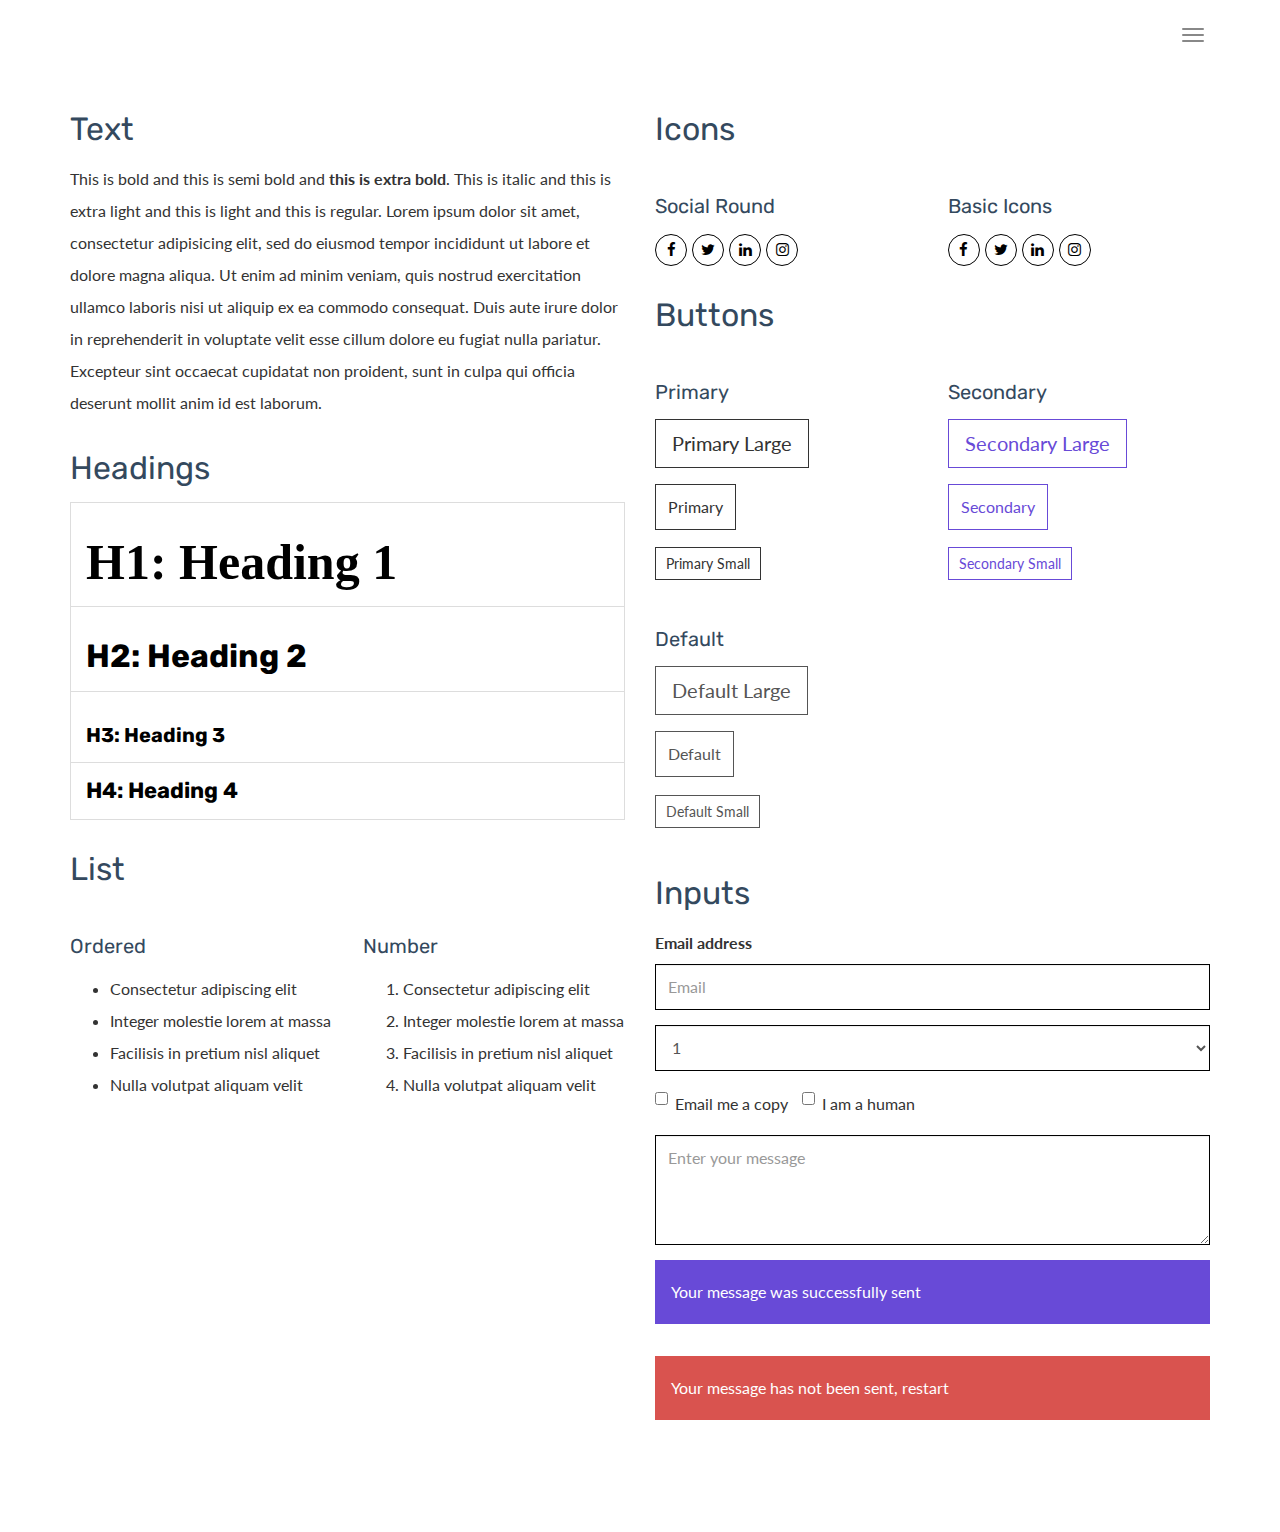
<file: components.html>
<!DOCTYPE html>
<html lang="en">

<head>
  <meta charset="UTF-8">
  <meta content="IE=edge" http-equiv="X-UA-Compatible">
  <meta content="width=device-width,initial-scale=1" name="viewport">
  <meta content="description" name="description">
  <meta name="google" content="notranslate" />
  <meta content="Mashup templates have been developped by Orson.io team" name="author">

  <!-- Disable tap highlight on IE -->
  <meta name="msapplication-tap-highlight" content="no">
  
  <link rel="apple-touch-icon" sizes="180x180" href="./assets/apple-icon-180x180.png">
  <link href="./assets/favicon.ico" rel="icon">
  
  <title>Title page</title>  

<link href="./main.3da94fde.css" rel="stylesheet"></head>

<body>

 <!-- Add your content of header -->

<header>
  <nav class="navbar navbar-fixed-top navbar-default">
    <div class="container">
        <button type="button" class="navbar-toggle">
          <span class="sr-only">Toggle navigation</span>
          <span class="icon-bar"></span>
          <span class="icon-bar"></span>
          <span class="icon-bar"></span>
        </button>
        
      <nav class="navbar-fullscreen" id="navbar-middle">
        <button type="button" class="close" aria-label="Close"><span aria-hidden="true">&times;</span></button>
        <ul class="navbar-fullscreen-links">
          <li><a href="./index.html" title="">Home</a></li>
          <li><a href="./project.html" title="">Project</a></li>
          <li><a href="./about.html" title="">About me</a></li>
          <li><a href="./components.html" title="">Components</a></li>
        </ul>

        <div class="footer-container">
           
          <p><small>© Untitled | Website created with <a href="http://www.mashup-template.com/" title="Create website with free html template">Mashup Template</a>/<a href="https://www.unsplash.com/" title="Beautiful Free Images">Unsplash</a></small></p>
          <p class="footer-share-icons">
              <a href="https://www.twitter.com" class="fa-icon" title="">
                  <i class="fa fa-twitter" aria-hidden="true"></i>
              </a>
              <a href="https://www.linkedin.com" class="fa-icon" title="">
                  <i class="fa fa-instagram" aria-hidden="true"></i>
              </a>
              <a href="https://www.behance.com" class="fa-icon" title="">
                  <i class="fa fa-behance" aria-hidden="true"></i>
              </a>
              <a href="https://www.vimeo.com" class="fa-icon" title="">
                  <i class="fa fa-vimeo" aria-hidden="true"></i>
              </a>
          </p>
                       
        </div>


      </nav> 
    
    </div>
  </nav>
</header>

<div class="section-container">
  <!-- Add your site or app content here -->
  <div class="container">
    <div class="row">
      <div class="col-xs-12 col-md-6">

        <div class="template-example">
          <h2 class="template-title-example">Text</h2>
          <p>This is bold and this is semi bold and <b>this is extra bold</b>. This is italic and this is extra light and this is light
          and this is regular. Lorem ipsum dolor sit amet, consectetur adipisicing elit, sed do eiusmod
          tempor incididunt ut labore et dolore magna aliqua. Ut enim ad minim veniam,
          quis nostrud exercitation ullamco laboris nisi ut aliquip ex ea commodo
          consequat. Duis aute irure dolor in <a href="" title="">reprehenderit</a> in voluptate velit esse
          cillum dolore eu fugiat nulla pariatur. Excepteur sint occaecat cupidatat non
          proident, sunt in culpa qui officia deserunt mollit anim id est laborum.
          </p>
        </div>

        <div class="template-example">
          <h2 class="template-title-example">Headings</h2>
          
          <table class="table table-bordered">
            <tr><td><h1>H1: Heading 1</h1></td></tr>
            <tr><td><h2>H2: Heading 2</h2></td></tr>
            <tr><td><h3>H3: Heading 3</h3></td></tr>
            <tr><td><h4>H4: Heading 4</h4></td></tr>
          </table>
        </div>

        <div class="template-example">
          <h2 class="template-title-example">List</h2>
          <div class="row">
            <div class="col-md-6">
              <h3 class="template-title-example">Ordered</h3>
              <ul>
                <li>Consectetur adipiscing elit</li>
                <li>Integer molestie lorem at massa</li>
                <li>Facilisis in pretium nisl aliquet</li>
                <li>Nulla volutpat aliquam velit</li>
              </ul>
            </div>
            <div class="col-md-6">
              <h3 class="template-title-example">Number</h3>
              <ol>
                <li>Consectetur adipiscing elit</li>
                <li>Integer molestie lorem at massa</li>
                <li>Facilisis in pretium nisl aliquet</li>
                <li>Nulla volutpat aliquam velit</li>
              </ol>
            </div>
          </div>
        </div>

        
      </div>

      <div class="col-xs-12 col-md-6">
        <div class="template-example">
          <h2 class="template-title-example">Icons</h2>
          
          <div class="row">
            <div class="col-md-6">
              <h3 class="template-title-example">Social Round</h2>
              <ul class="list-icons">
                <li>
                  <a href="" class="social-round-icon fa-icon">
                    <i class="fa fa-facebook"></i>
                  </a>
                </li>
                <li>
                  <a href="" class="social-round-icon fa-icon">
                    <i class="fa fa-twitter"></i>
                  </a>
                </li>
                <li>
                  <a href="" class="social-round-icon fa-icon">
                    <i class="fa fa-linkedin"></i>
                  </a>
                </li>
                <li>
                  <a href="" class="social-round-icon fa-icon">
                    <i class="fa fa-instagram"></i>
                  </a>
                </li>
              </ul>
            </div>
            <div class="col-md-6">
               <h3 class="template-title-example">Basic Icons</h2>
                <ul class="list-icons">
                  <li>
                    <span class="fa-icon">
                      <i class="fa fa-facebook"></i>
                    </span>
                  </li>
                  <li>
                    <span class="fa-icon">
                      <i class="fa fa-twitter"></i>
                    </span>
                  </li>
                  <li>
                    <span class="fa-icon">
                      <i class="fa fa-linkedin"></i>
                    </span>
                  </li>
                  <li>
                    <span class="fa-icon">
                      <i class="fa fa-instagram"></i>
                    </span>
                  </li>
                </ul>
            </div>

          </div>


          


        </div>

        <div class="template-example">
          <h2 class="template-title-example">Buttons</h2>
          <div class="row">
            <div class="col-md-6">
              <h3 class="template-title-example">Primary</h2>
              <div class="row">
                  <div class="col-md-6">
                  <p><a href="" class="btn btn-primary btn-lg">Primary Large</a></p>
                  <p><a href="" class="btn btn-primary">Primary </a></p>
                  <p><a href="" class="btn btn-primary btn-sm">Primary Small</a></p>
                </div>
              </div>

              <h3 class="template-title-example">Default</h2>
              <div class="row">
                  <div class="col-md-6">
                  <p><a href="" class="btn btn-default btn-lg">Default Large</a></p>
                  <p><a href="" class="btn btn-default">Default </a></p>
                  <p><a href="" class="btn btn-default btn-sm">Default Small</a></p>
                </div>
              </div>

            </div>

            <div class="col-md-6">
              <h3 class="template-title-example">Secondary</h2>
              <div class="row">
                  <div class="col-md-6">
                  <p><a href="" class="btn btn-info btn-lg">Secondary Large</a></p>
                  <p><a href="" class="btn btn-info">Secondary </a></p>
                  <p><a href="" class="btn btn-info btn-sm">Secondary Small</a></p>
                </div>
              </div>
            </div>
          </div>
        </div>
        
        <div class="template-example">
          <h2 class="template-title-example">Inputs</h2>

            <div class="form-group">
              <label for="exampleInputEmail1">Email address</label>
              <input type="email" class="form-control" id="exampleInputEmail1" placeholder="Email">
            </div>

            <div class="form-group">
              <select class="form-control">
                <option>1</option>
                <option>2</option>
                <option>3</option>
                <option>4</option>
                <option>5</option>
              </select>
            </div>

            <div class="form-group">
              <label class="checkbox-inline">
                <input 
                type="checkbox" id="inlineCheckbox1" value="option1"> Email me a copy
              </label>
              <label class="checkbox-inline">
                <input type="checkbox" id="inlineCheckbox2" value="option2"> I am a human
              </label>
            </div>

            <div class="form-group">
              <textarea class="form-control" rows="3" placeholder="Enter your message"></textarea>
            </div>
            
            <div class="alert alert-success" role="alert">Your message was successfully sent</div>
            <div class="alert alert-danger" role="alert">Your message has not been sent, restart</div>
        </div>




      </div>
    </div>
  </div>

</div>




<script>
    document.addEventListener("DOMContentLoaded", function (event) {
      navbarToggleSidebar();
      closeMenuBeforeGoingToPage();
      navActivePage();
    });
</script>
 <script type="text/javascript" src="./main.4c6e144e.js"></script></body>

</html>
</file>
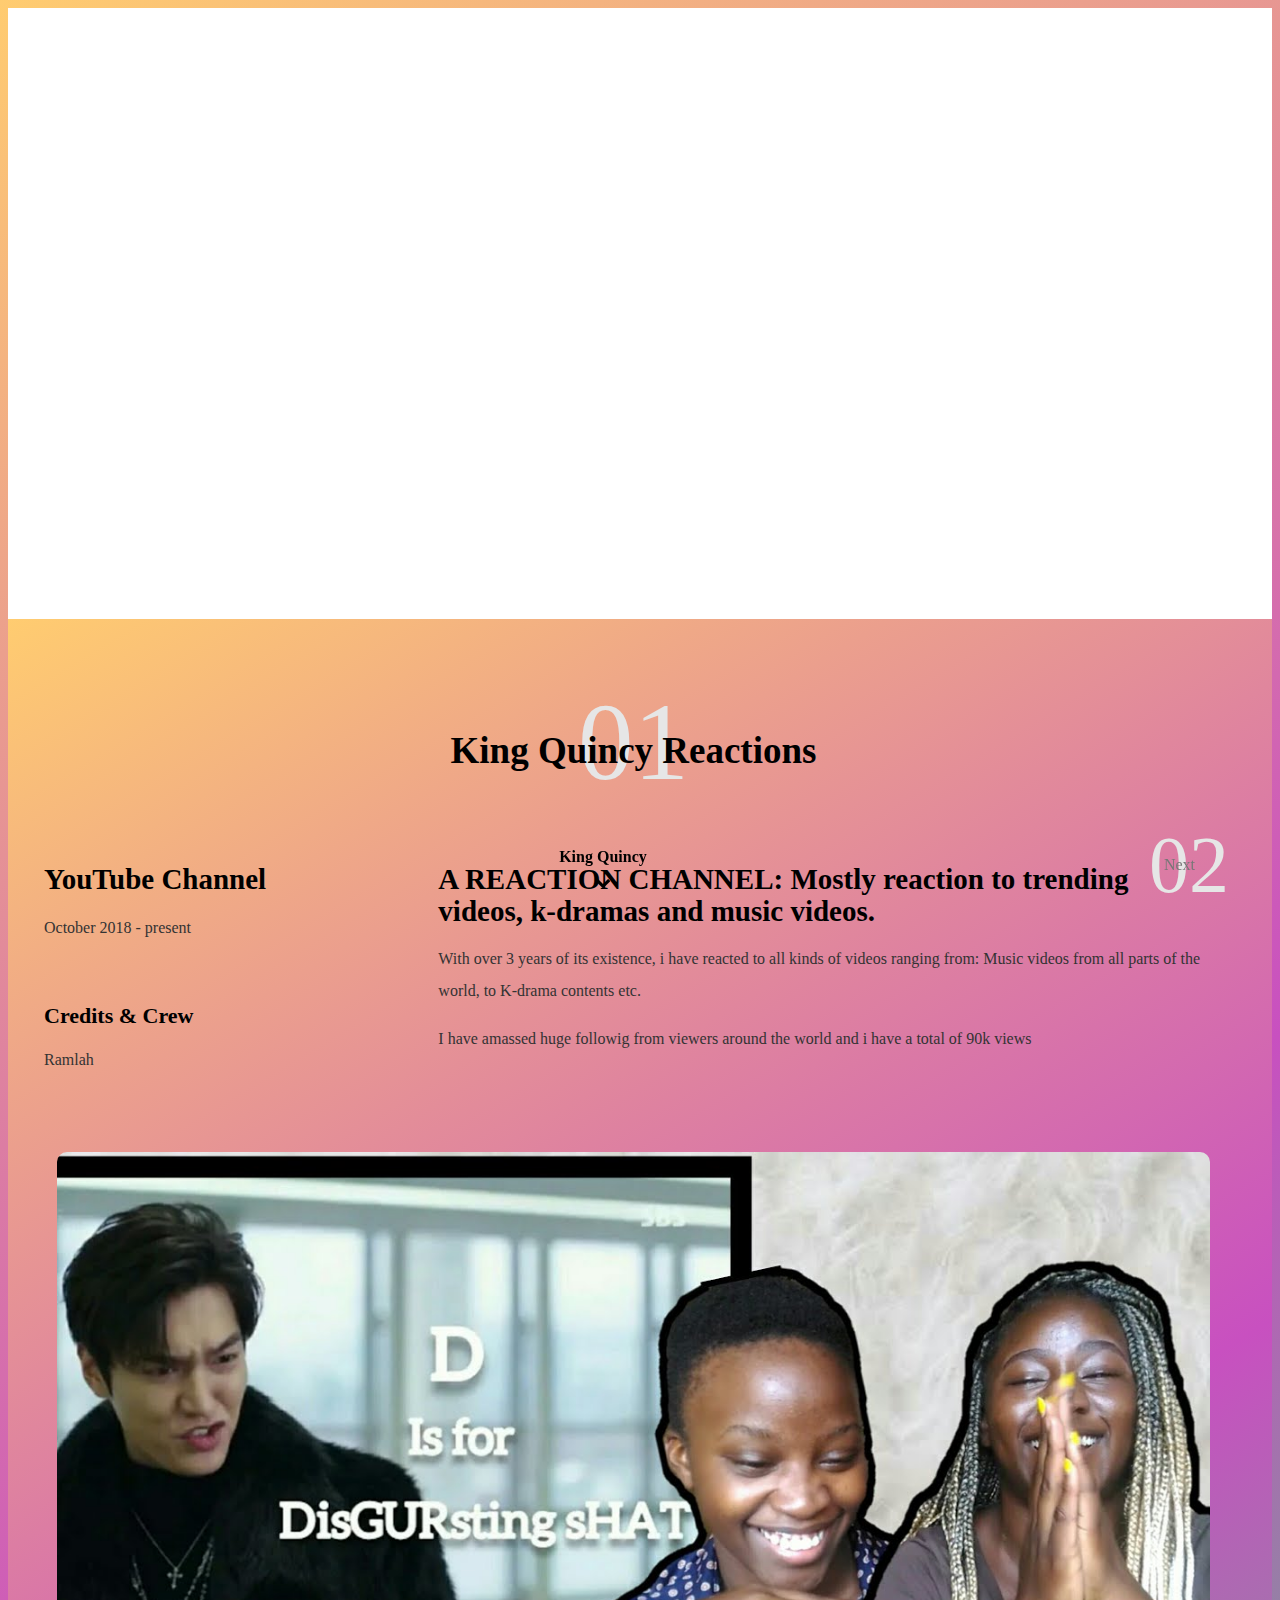
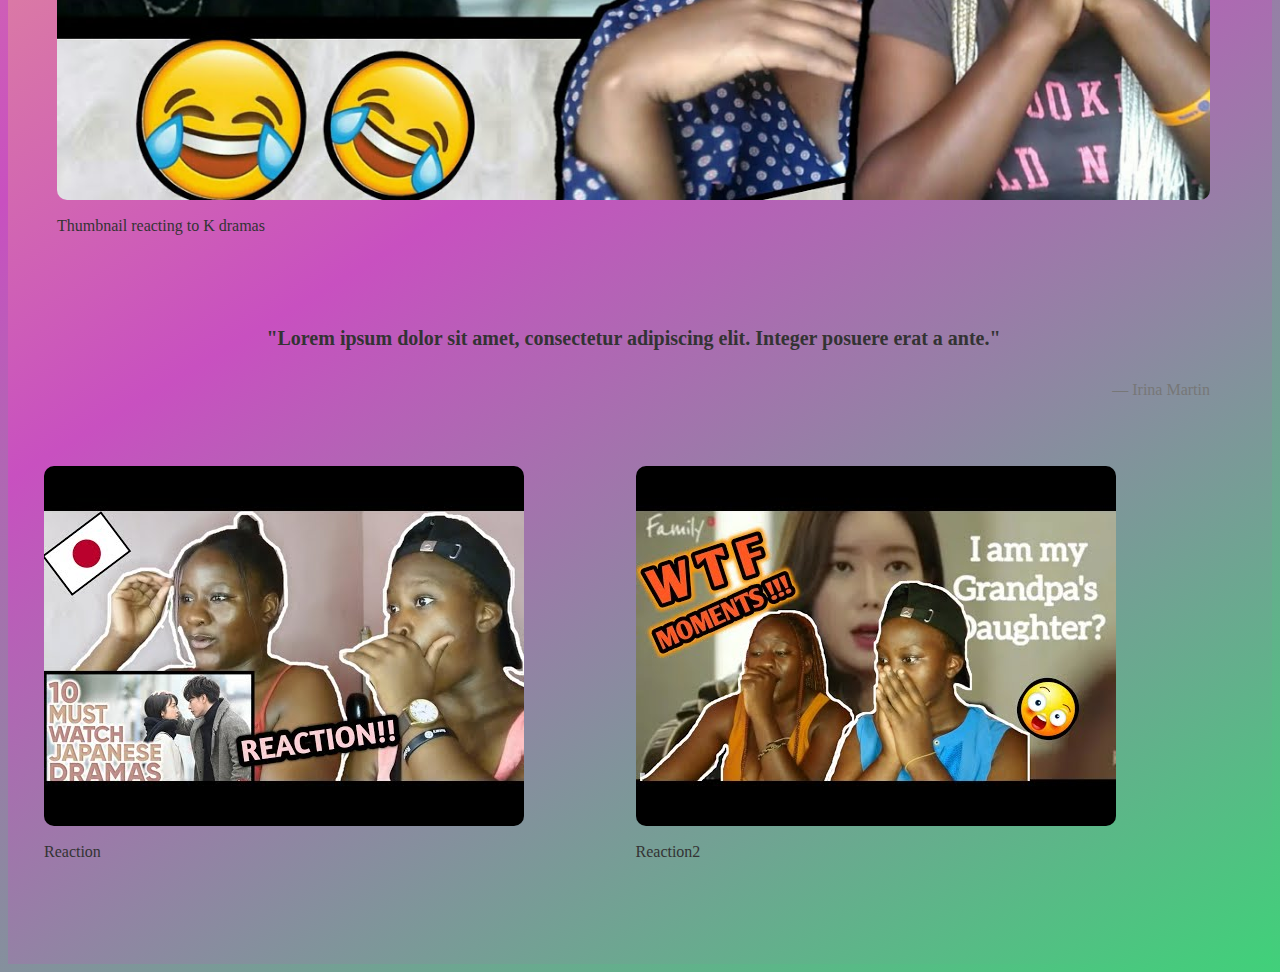
<file: project.html>
<!DOCTYPE html>
<html lang="en">
  <head>
    <meta charset="UTF-8" />
    <meta content="IE=edge" http-equiv="X-UA-Compatible" />
    <meta content="width=device-width,initial-scale=1" name="viewport" />
    <meta content="description" name="description" />
    <meta name="google" content="notranslate" />
    <meta
      content="Mashup templates have been developped by Orson.io team"
      name="author"
    />

    <!-- Disable tap highlight on IE -->
    <meta name="msapplication-tap-highlight" content="no" />

    <link
      rel="apple-touch-icon"
      sizes="180x180"
      href="./assets/apple-icon-180x180.png"
    />
    <link href="./assets/favicon.ico" rel="icon" />

    <title>My Works</title>

    <!-- <link href="./main.3da94fde.css" rel="stylesheet"> -->
    <link href="./testing.css" rel="stylesheet" />
  </head>

  <body>
    <!-- Add your content of header -->

    <header>
      <nav class="navbar navbar-fixed-top navbar-default">
        <div class="container">
          <button type="button" class="navbar-toggle">
            <span class="sr-only">Toggle navigation</span>
            <span class="icon-bar"></span>
            <span class="icon-bar"></span>
            <span class="icon-bar"></span>
          </button>

          <nav class="navbar-fullscreen" id="navbar-middle">
            <button type="button" class="close" aria-label="Close">
              <span aria-hidden="true">&times;</span>
            </button>
            <ul class="navbar-fullscreen-links">
              <li><a href="./index.html" title="">Home</a></li>
              <li><a href="./about.html" title="">About me</a></li>
              <li><a href="./project.html" title="">My works</a></li>
            </ul>

            <div class="footer-container">
              <p>
                <small
                  >© 2022 | Website created using
                  <a
                    href="http://www.mashup-template.com/"
                    title="Create website with free html template"
                    >Mashup Template</a
                  >/
                  <a
                    href="https://www.github.com/Radiostranger"
                    title="Modified with love"
                    >Modified by Radiostranger</a
                  ></small
                >
              </p>
              <p class="footer-share-icons">
                <a href="https://www.twitter.com" class="fa-icon" title="">
                  <i class="fa fa-twitter" aria-hidden="true"></i>
                </a>
                <a href="https://www.linkedin.com" class="fa-icon" title="">
                  <i class="fa fa-linkedin" aria-hidden="true"></i>
                </a>
                <a
                  href="https://instagram.com/kingquincyonly/"
                  class="fa-icon"
                  title=""
                >
                  <i class="fa fa-instagram" aria-hidden="true"></i>
                </a>
                <a
                  href="https://www.youtube.com/c/KingQuincy/videos/"
                  class="fa-icon"
                  title=""
                >
                  <i class="fa fa-youtube"></i>
                </a>
                <a
                  href="https://www.youtube.com/channel/UCK9grImLNKD06ftzv-49N-g/videos/"
                  class="fa-icon"
                  title=""
                >
                  <i class="fa fa-youtube"></i>
                </a>
              </p>
            </div>
          </nav>
        </div>
      </nav>
    </header>

    <!-- <div class="hero-full-container background-image-container white-text-container"> -->
    <!-- <div class="container">
    <div class="row">
      <div class="col-xs-12">
        <div class="hero-full-wrapper">
          <div class="text-content  text-center"> -->

    <span class="embed-youtube" style="text-align: center; display: block;">
      <iframe
        width="100%"
        height="600"
        src="https://www.youtube.com/embed/VmgZNrezikc"
        title="YouTube video player"
        frameborder="0"
        allow="accelerometer; autoplay; clipboard-write; encrypted-media; gyroscope; picture-in-picture"
        allowfullscreen
      ></iframe>
    </span>
    <!-- </div>
        </div>
      </div>
    </div>
  </div> -->
    <!-- </div> -->

    <div class="section-container">
      <div class="container">
        <div class="row">
          <div class="col-xs-12">
            <div class="text-center section-container-spacer">
              <h2 class="with-project-number">
                <span class="project-number">01</span>King Quincy Reactions
              </h2>
            </div>
            <div class="row section-container-spacer">
              <div class="col-md-4">
                <div class="section-container-spacer">
                  <h3>YouTube Channel</h3>
                  <p>October 2018 - present</p>
                </div>

                <h4>Credits & Crew</h4>

                <ul class="list-unstyled">
                  <li>Ramlah</li>
                </ul>
              </div>
              <div class="col-md-8">
                <h3>
                  A REACTION CHANNEL: Mostly reaction to trending videos,
                  k-dramas and music videos.
                </h3>
                <p>
                  With over 3 years of its existence, i have reacted to all
                  kinds of videos ranging from: Music videos from all parts of
                  the world, to K-drama contents etc.
                </p>
                <p>
                  I have amassed huge followig from viewers around the world and
                  i have a total of 90k views
                </p>
              </div>
            </div>

            <img
              src="./assets/images/2022-04-07_18-01-37.jpg"
              alt=""
              class="img-responsive"
            />
            <p>Thumbnail reacting to K dramas</p>

            <blockquote class="text-center large-spacing">
              <p>
                "Lorem ipsum dolor sit amet, consectetur adipiscing elit.
                Integer posuere erat a ante."
              </p>
              <small class="pull-right">Irina Martin</small>
            </blockquote>

            <div class="row">
              <div class="col-md-6">
                <img
                  src="./assets/images/2022-04-07_18-01-07.jpg"
                  class="img-responsive"
                  alt="thumbnail for one video"
                />
                <p>Reaction</p>
              </div>
              <div class="col-md-6">
                <img
                  src="./assets/images/2022-04-07_18-00-54.jpg"
                  class="img-responsive"
                  alt=""
                />
                <p>Reaction2</p>
              </div>
            </div>
          </div>
        </div>
      </div>
    </div>

    <div class="navbar navbar-default navbar-fixed-bottom">
      <div class="container">
        <div class="row">
          <div class="col-xs-12 text-center">
            <ul class="navbar-nav nav">
              <li>
                <!-- <a href="" title="" class="project-nav left"><span class="project-number">01</span>Previous</a> -->
              </li>
            </ul>
            <p class="h5 navbar-text">
              King Quincy
              <i class="fa fa-chevron-down arrow-down" aria-hidden="true"></i>
            </p>

            <ul class="navbar-nav nav navbar-right">
              <li>
                <a href="./project2.html" title="" class="project-nav right"
                  ><span class="project-number">02</span>Next
                </a>
              </li>
            </ul>
          </div>
        </div>
      </div>
    </div>

    <script>
      document.addEventListener("DOMContentLoaded", function (event) {
        navbarToggleSidebar();
        closeMenuBeforeGoingToPage();
        navActivePage();
      });
    </script>
    <script type="text/javascript" src="./main.4c6e144e.js"></script>
  </body>
</html>
</file>
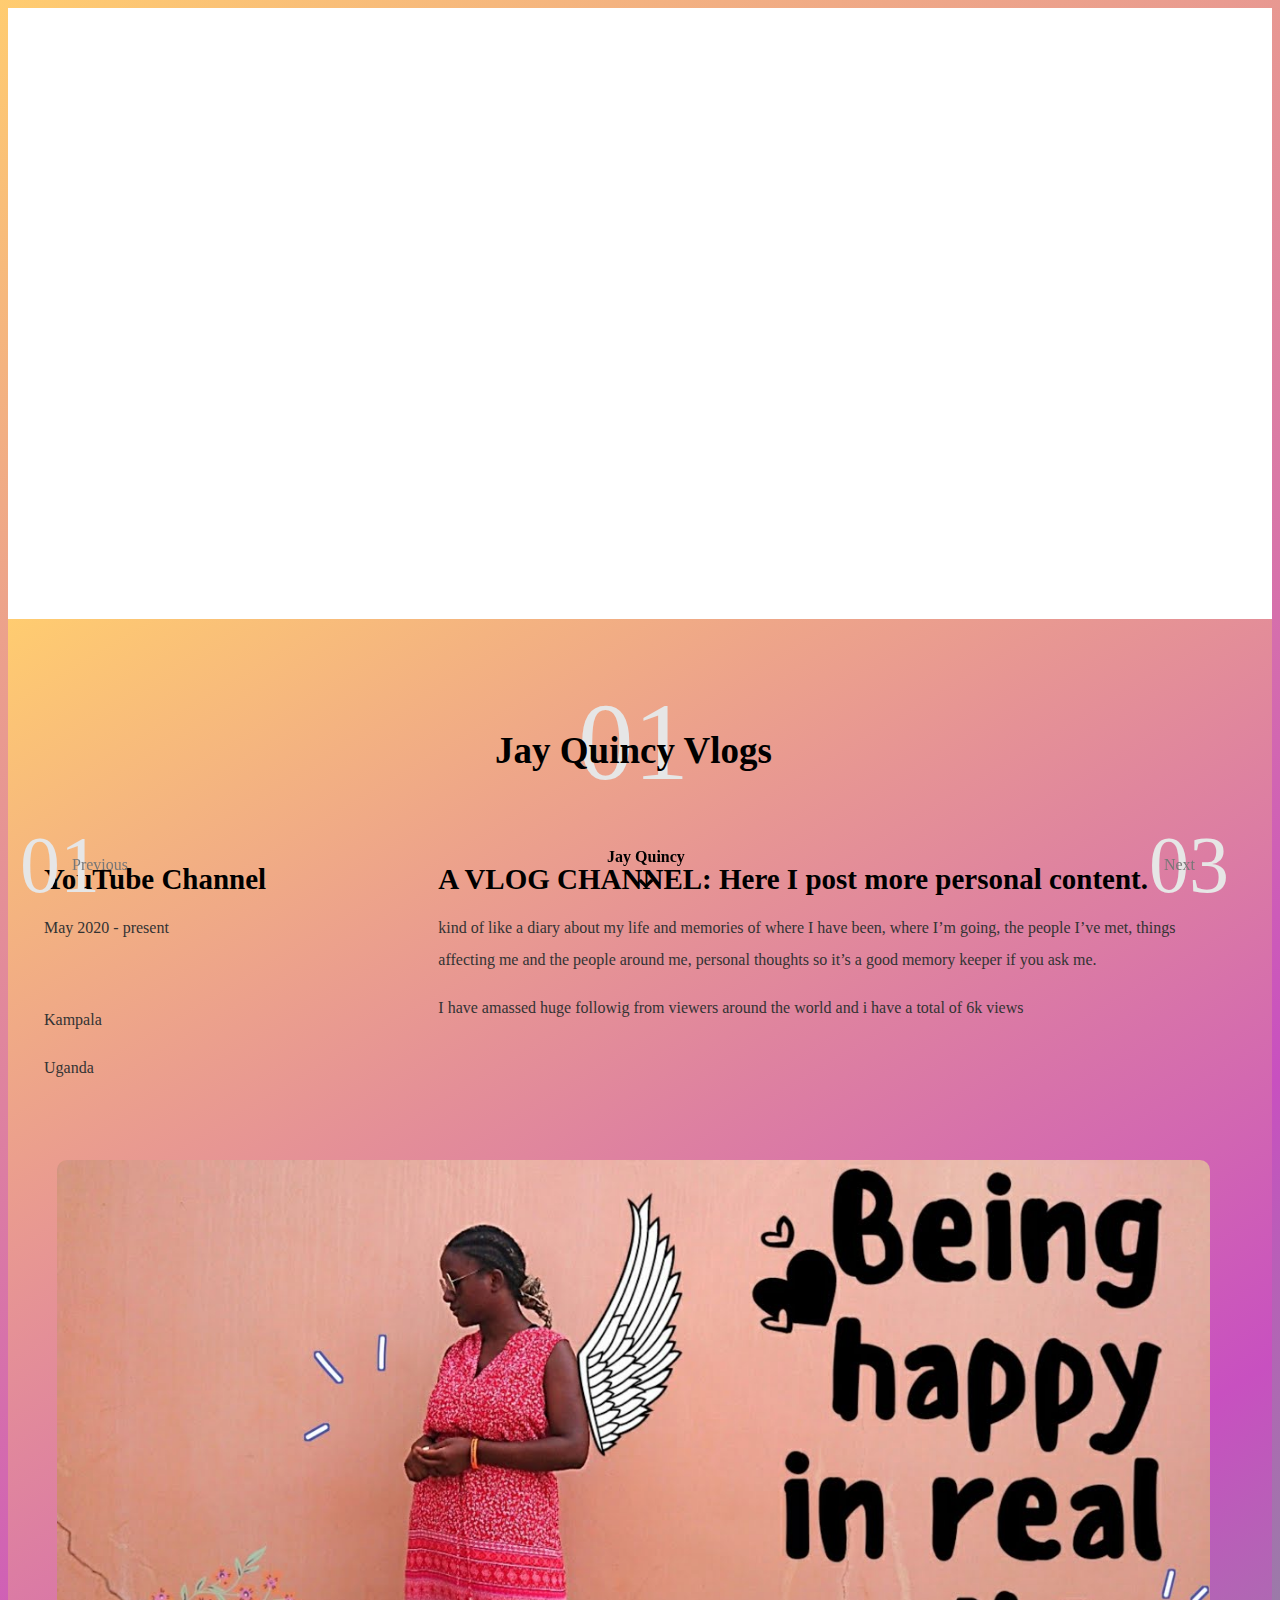
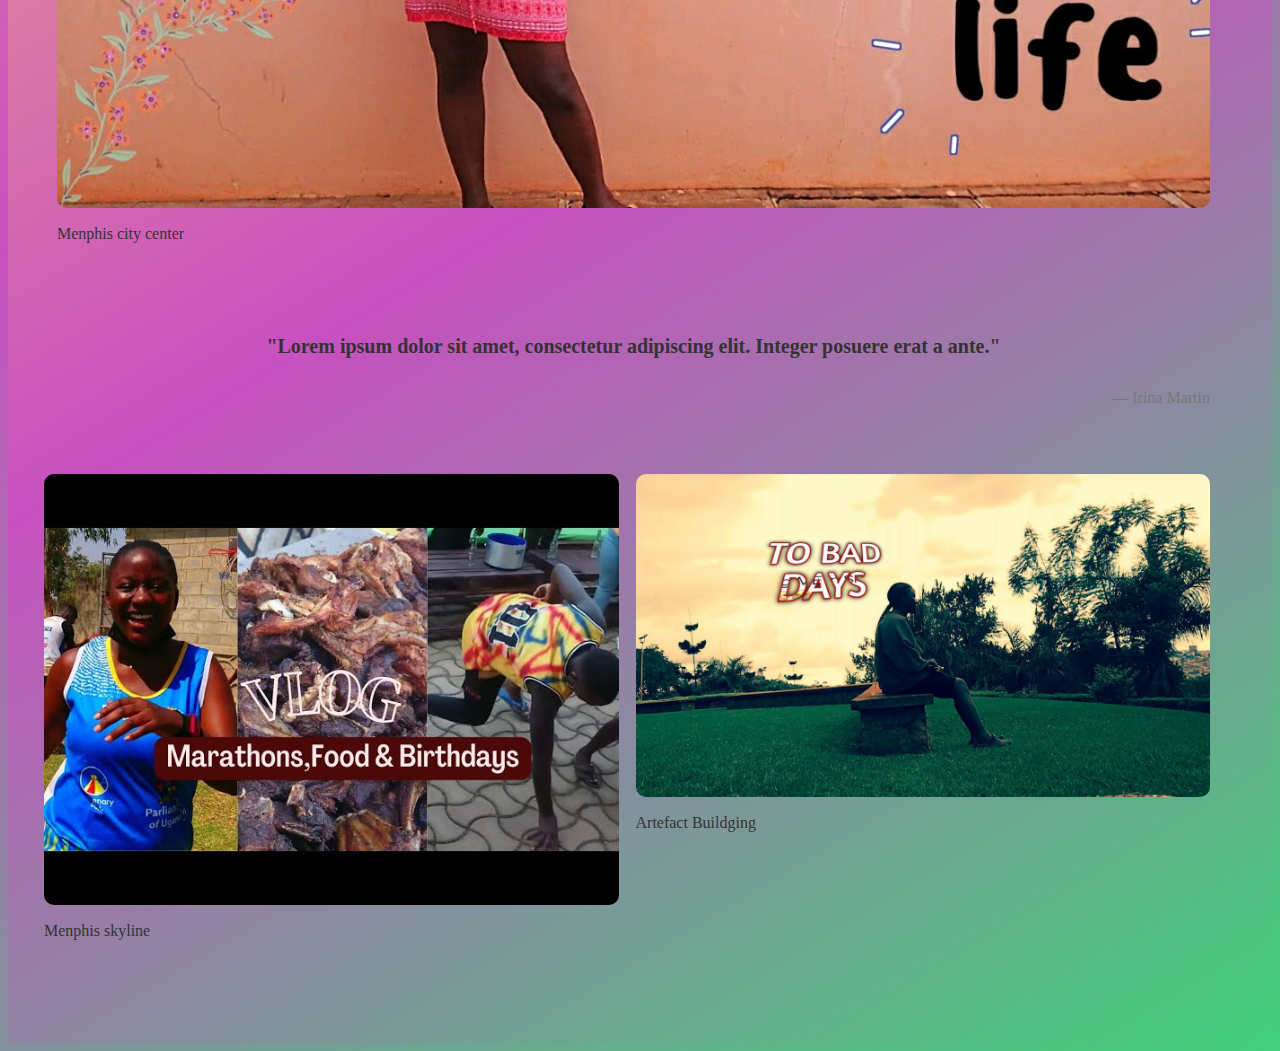
<file: project2.html>
<!DOCTYPE html>
<html lang="en">
  <head>
    <meta charset="UTF-8" />
    <meta content="IE=edge" http-equiv="X-UA-Compatible" />
    <meta content="width=device-width,initial-scale=1" name="viewport" />
    <meta content="description" name="description" />
    <meta name="google" content="notranslate" />
    <meta
      content="Mashup templates have been developped by Orson.io team"
      name="author"
    />

    <!-- Disable tap highlight on IE -->
    <meta name="msapplication-tap-highlight" content="no" />

    <link
      rel="apple-touch-icon"
      sizes="180x180"
      href="./assets/apple-icon-180x180.png"
    />
    <link href="./assets/favicon.ico" rel="icon" />

    <title>My Works</title>

    <!-- <link href="./main.3da94fde.css" rel="stylesheet"> -->
    <link href="./testing.css" rel="stylesheet" />
  </head>

  <body>
    <!-- Add your content of header -->

    <header>
      <nav class="navbar navbar-fixed-top navbar-default">
        <div class="container">
          <button type="button" class="navbar-toggle">
            <span class="sr-only">Toggle navigation</span>
            <span class="icon-bar"></span>
            <span class="icon-bar"></span>
            <span class="icon-bar"></span>
          </button>

          <nav class="navbar-fullscreen" id="navbar-middle">
            <button type="button" class="close" aria-label="Close">
              <span aria-hidden="true">&times;</span>
            </button>
            <ul class="navbar-fullscreen-links">
              <li><a href="./index.html" title="">Home</a></li>
              <li><a href="./about.html" title="">About me</a></li>
              <li><a href="./project.html" title="">My works</a></li>
            </ul>

            <div class="footer-container">
              <p>
                <small
                  >© 2022 | Website created using
                  <a
                    href="http://www.mashup-template.com/"
                    title="Create website with free html template"
                    >Mashup Template</a
                  >/<a
                    href="https://www.github.com/Radiostranger"
                    title="Modified with love"
                    >Modified by Radiostranger</a
                  ></small
                >
              </p>
              <p class="footer-share-icons">
                <a href="https://www.twitter.com" class="fa-icon" title="">
                  <i class="fa fa-twitter" aria-hidden="true"></i>
                </a>
                <a href="https://www.linkedin.com" class="fa-icon" title="">
                  <i class="fa fa-linkedin" aria-hidden="true"></i>
                </a>
                <a
                  href="https://instagram.com/kingquincyonly/"
                  class="fa-icon"
                  title=""
                >
                  <i class="fa fa-instagram" aria-hidden="true"></i>
                </a>
                <a
                  href="https://www.youtube.com/c/KingQuincy/videos/"
                  class="fa-icon"
                  title=""
                >
                  <i class="fa fa-youtube"></i>
                </a>
                <a
                  href="https://www.youtube.com/channel/UCK9grImLNKD06ftzv-49N-g/videos/"
                  class="fa-icon"
                  title=""
                >
                  <i class="fa fa-youtube"></i>
                </a>
              </p>
            </div>
          </nav>
        </div>
      </nav>
    </header>

    <!-- <div class="hero-full-container background-image-container white-text-container"> -->

    <!-- <div class="container">
    <div class="row">
      <div class="col-xs-12">
        <div class="hero-full-wrapper">
          <div class="text-content  text-center"> -->

    <span class="embed-youtube" style="text-align: center; display: block;">
      <iframe
        width="100%"
        height="600"
        src="https://www.youtube.com/embed/kTLI7g5v4Tk"
        title="YouTube video player"
        frameborder="0"
        allow="accelerometer; autoplay; clipboard-write; encrypted-media; gyroscope; picture-in-picture"
        allowfullscreen
      ></iframe>
    </span>
    <!-- </div>
        </div>
      </div>
    </div>
  </div> -->
    <!-- </div> -->

    <div class="section-container">
      <div class="container">
        <div class="row">
          <div class="col-xs-12">
            <div class="text-center section-container-spacer">
              <h2 class="with-project-number">
                <span class="project-number">01</span>Jay Quincy Vlogs
              </h2>
            </div>
            <div class="row section-container-spacer">
              <div class="col-md-4">
                <div class="section-container-spacer">
                  <h3>YouTube Channel</h3>
                  <p>May 2020 - present</p>
                </div>

                <!-- <h4>Credits & Crew</h4>

              <ul class="list-unstyled">
                <li>Ramlah</li>
              </ul> -->

                <p>Kampala</p>
                <p>Uganda</p>
              </div>
              <div class="col-md-8">
                <h3>A VLOG CHANNEL: Here I post more personal content.</h3>
                <p>
                  kind of like a diary about my life and memories of where I
                  have been, where I’m going, the people I’ve met, things
                  affecting me and the people around me, personal thoughts so
                  it’s a good memory keeper if you ask me.
                </p>
                <p>
                  I have amassed huge followig from viewers around the world and
                  i have a total of 6k views
                </p>
              </div>
            </div>

            <img
              src="./assets/images/2022-04-07_17-57-33.jpg"
              alt=""
              class="img-responsive"
            />
            <p>Menphis city center</p>

            <blockquote class="text-center large-spacing">
              <p>
                "Lorem ipsum dolor sit amet, consectetur adipiscing elit.
                Integer posuere erat a ante."
              </p>
              <small class="pull-right">Irina Martin</small>
            </blockquote>

            <div class="row">
              <div class="col-md-6">
                <img
                  src="./assets/images/2022-04-07_17-58-07.jpg"
                  class="img-responsive"
                  alt=""
                />
                <p>Menphis skyline</p>
              </div>
              <div class="col-md-6">
                <img
                  src="./assets/images/2022-04-07_17-59-13.jpg"
                  class="img-responsive"
                  alt=""
                />
                <p>Artefact Buildging</p>
              </div>
            </div>
          </div>
        </div>
      </div>
    </div>

    <div class="navbar navbar-default navbar-fixed-bottom">
      <div class="container">
        <div class="row">
          <div class="col-xs-12 text-center">
            <ul class="navbar-nav nav">
              <li>
                <a href="./project.html" title="" class="project-nav left"
                  ><span class="project-number">01</span>Previous</a
                >
              </li>
            </ul>
            <p class="h5 navbar-text">
              Jay Quincy
              <i class="fa fa-chevron-down arrow-down" aria-hidden="true"></i>
            </p>

            <ul class="navbar-nav nav navbar-right">
              <li>
                <a href="project3.html" title="" class="project-nav right"
                  ><span class="project-number">03</span>Next
                </a>
              </li>
            </ul>
          </div>
        </div>
      </div>
    </div>

    <script>
      document.addEventListener("DOMContentLoaded", function (event) {
        navbarToggleSidebar();
        closeMenuBeforeGoingToPage();
        navActivePage();
      });
    </script>
    <script type="text/javascript" src="./main.4c6e144e.js"></script>
  </body>
</html>
</file>
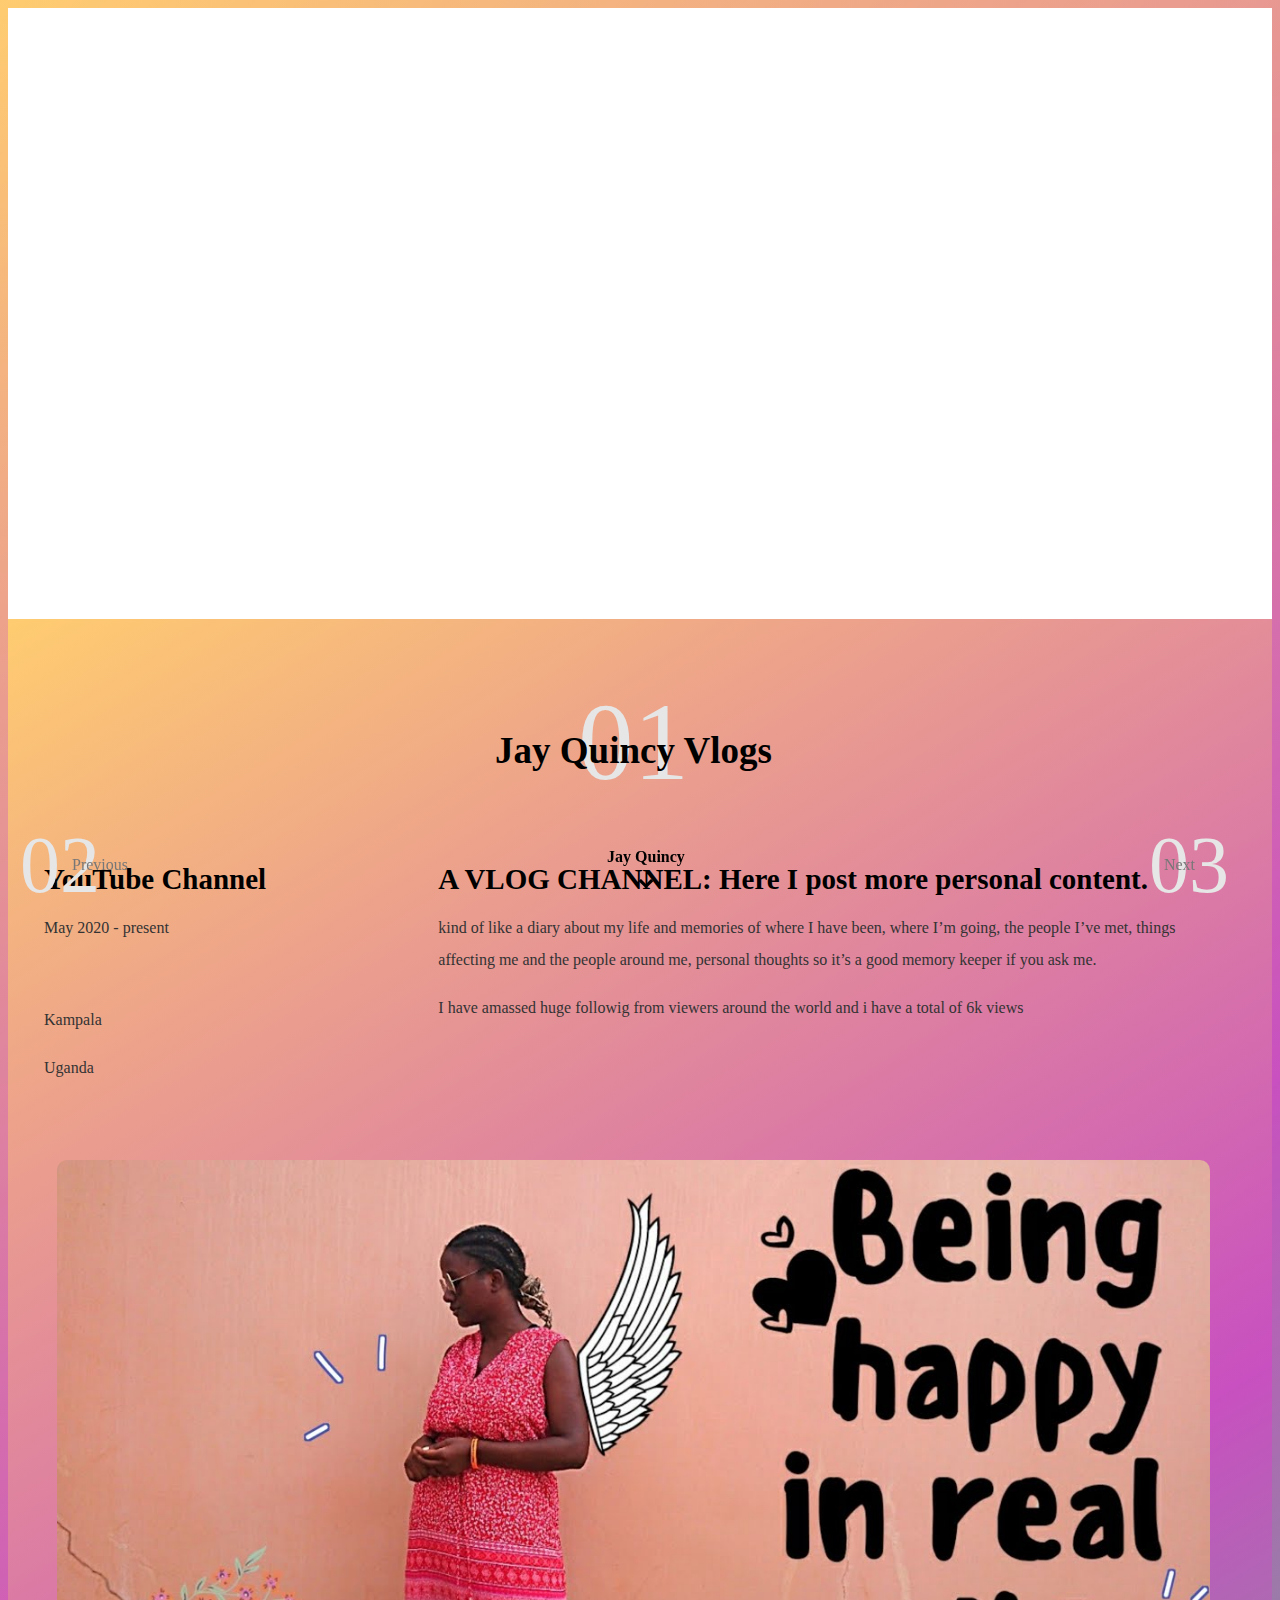
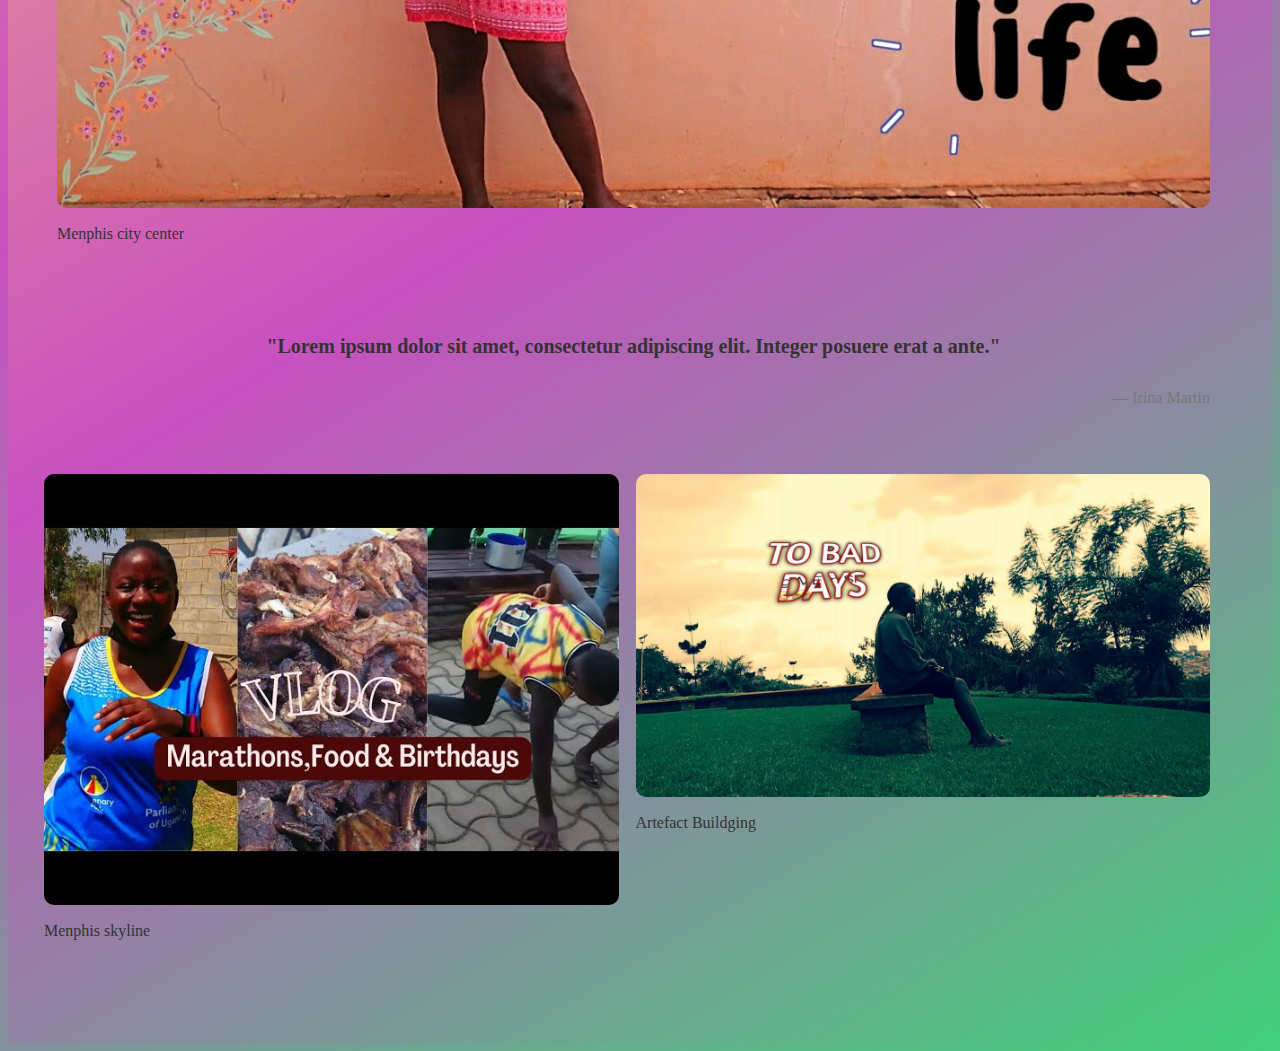
<file: project3.html>
<!DOCTYPE html>
<html lang="en">
  <head>
    <meta charset="UTF-8" />
    <meta content="IE=edge" http-equiv="X-UA-Compatible" />
    <meta content="width=device-width,initial-scale=1" name="viewport" />
    <meta content="description" name="description" />
    <meta name="google" content="notranslate" />
    <meta
      content="Mashup templates have been developped by Orson.io team"
      name="author"
    />

    <!-- Disable tap highlight on IE -->
    <meta name="msapplication-tap-highlight" content="no" />

    <link
      rel="apple-touch-icon"
      sizes="180x180"
      href="./assets/apple-icon-180x180.png"
    />
    <link href="./assets/favicon.ico" rel="icon" />

    <title>My Works</title>

    <!-- <link href="./main.3da94fde.css" rel="stylesheet"> -->
    <link href="./testing.css" rel="stylesheet" />
  </head>

  <body>
    <!-- Add your content of header -->

    <header>
      <nav class="navbar navbar-fixed-top navbar-default">
        <div class="container">
          <button type="button" class="navbar-toggle">
            <span class="sr-only">Toggle navigation</span>
            <span class="icon-bar"></span>
            <span class="icon-bar"></span>
            <span class="icon-bar"></span>
          </button>

          <nav class="navbar-fullscreen" id="navbar-middle">
            <button type="button" class="close" aria-label="Close">
              <span aria-hidden="true">&times;</span>
            </button>
            <ul class="navbar-fullscreen-links">
              <li><a href="./index.html" title="">Home</a></li>
              <li><a href="./about.html" title="">About me</a></li>
              <li><a href="./project.html" title="">My works</a></li>
            </ul>

            <div class="footer-container">
              <p>
                <small
                  >© 2022 | Website created using
                  <a
                    href="http://www.mashup-template.com/"
                    title="Create website with free html template"
                    >Mashup Template</a
                  >/<a
                    href="https://www.github.com/Radiostranger"
                    title="Modified with love"
                    >Modified by Radiostranger</a
                  ></small
                >
              </p>
              <p class="footer-share-icons">
                <a href="https://www.twitter.com" class="fa-icon" title="">
                  <i class="fa fa-twitter" aria-hidden="true"></i>
                </a>
                <a href="https://www.linkedin.com" class="fa-icon" title="">
                  <i class="fa fa-linkedin" aria-hidden="true"></i>
                </a>
                <a
                  href="https://instagram.com/kingquincyonly/"
                  class="fa-icon"
                  title=""
                >
                  <i class="fa fa-instagram" aria-hidden="true"></i>
                </a>
                <a
                  href="https://www.youtube.com/c/KingQuincy/videos/"
                  class="fa-icon"
                  title=""
                >
                  <i class="fa fa-youtube"></i>
                </a>
                <a
                  href="https://www.youtube.com/channel/UCK9grImLNKD06ftzv-49N-g/videos/"
                  class="fa-icon"
                  title=""
                >
                  <i class="fa fa-youtube"></i>
                </a>
              </p>
            </div>
          </nav>
        </div>
      </nav>
    </header>

    <!-- <div class="hero-full-container background-image-container white-text-container"> -->

    <!-- <div class="container">
    <div class="row">
      <div class="col-xs-12">
        <div class="hero-full-wrapper">
          <div class="text-content  text-center"> -->

    <span class="embed-youtube" style="text-align: center; display: block;">
      <iframe
        width="100%"
        height="600"
        src="https://www.youtube.com/embed/kTLI7g5v4Tk"
        title="YouTube video player"
        frameborder="0"
        allow="accelerometer; autoplay; clipboard-write; encrypted-media; gyroscope; picture-in-picture"
        allowfullscreen
      ></iframe>
    </span>
    <!-- </div>
        </div>
      </div>
    </div>
  </div> -->
    <!-- </div> -->

    <div class="section-container">
      <div class="container">
        <div class="row">
          <div class="col-xs-12">
            <div class="text-center section-container-spacer">
              <h2 class="with-project-number">
                <span class="project-number">01</span>Jay Quincy Vlogs
              </h2>
            </div>
            <div class="row section-container-spacer">
              <div class="col-md-4">
                <div class="section-container-spacer">
                  <h3>YouTube Channel</h3>
                  <p>May 2020 - present</p>
                </div>

                <!-- <h4>Credits & Crew</h4>

              <ul class="list-unstyled">
                <li>Ramlah</li>
              </ul> -->

                <p>Kampala</p>
                <p>Uganda</p>
              </div>
              <div class="col-md-8">
                <h3>A VLOG CHANNEL: Here I post more personal content.</h3>
                <p>
                  kind of like a diary about my life and memories of where I
                  have been, where I’m going, the people I’ve met, things
                  affecting me and the people around me, personal thoughts so
                  it’s a good memory keeper if you ask me.
                </p>
                <p>
                  I have amassed huge followig from viewers around the world and
                  i have a total of 6k views
                </p>
              </div>
            </div>

            <img
              src="./assets/images/2022-04-07_17-57-33.jpg"
              alt=""
              class="img-responsive"
            />
            <p>Menphis city center</p>

            <blockquote class="text-center large-spacing">
              <p>
                "Lorem ipsum dolor sit amet, consectetur adipiscing elit.
                Integer posuere erat a ante."
              </p>
              <small class="pull-right">Irina Martin</small>
            </blockquote>

            <div class="row">
              <div class="col-md-6">
                <img
                  src="./assets/images/2022-04-07_17-58-07.jpg"
                  class="img-responsive"
                  alt=""
                />
                <p>Menphis skyline</p>
              </div>
              <div class="col-md-6">
                <img
                  src="./assets/images/2022-04-07_17-59-13.jpg"
                  class="img-responsive"
                  alt=""
                />
                <p>Artefact Buildging</p>
              </div>
            </div>
          </div>
        </div>
      </div>
    </div>

    <div class="navbar navbar-default navbar-fixed-bottom">
      <div class="container">
        <div class="row">
          <div class="col-xs-12 text-center">
            <ul class="navbar-nav nav">
              <li>
                <a href="./project2.html" title="" class="project-nav left"
                  ><span class="project-number">02</span>Previous</a
                >
              </li>
            </ul>
            <p class="h5 navbar-text">
              Jay Quincy
              <i class="fa fa-chevron-down arrow-down" aria-hidden="true"></i>
            </p>

            <ul class="navbar-nav nav navbar-right">
              <li>
                <a href="project3.html" title="" class="project-nav right"
                  ><span class="project-number">03</span>Next
                </a>
              </li>
            </ul>
          </div>
        </div>
      </div>
    </div>

    <script>
      document.addEventListener("DOMContentLoaded", function (event) {
        navbarToggleSidebar();
        closeMenuBeforeGoingToPage();
        navActivePage();
      });
    </script>
    <script type="text/javascript" src="./main.4c6e144e.js"></script>
  </body>
</html>
</file>
<file: main.3da94fde.css>
@import url(https://fonts.googleapis.com/css?family=Lato:300,700|Rubik:400,700);@import url(https://maxcdn.bootstrapcdn.com/font-awesome/4.7.0/css/font-awesome.min.css);/*!
 * Bootstrap v3.3.7 (http://getbootstrap.com)
 * Copyright 2011-2016 Twitter, Inc.
 * Licensed under MIT (https://github.com/twbs/bootstrap/blob/master/LICENSE)
 */
/*! normalize.css v3.0.3 | MIT License | github.com/necolas/normalize.css */html{font-family:'Noto Serif', serif;-ms-text-size-adjust:100%;-webkit-text-size-adjust:100%}body{margin:0}article,aside,details,figcaption,figure,footer,header,hgroup,main,menu,nav,section,summary{display:block}audio,canvas,progress,video{display:inline-block;vertical-align:baseline}audio:not([controls]){display:none;height:0}[hidden],template{display:none}a{background-color:transparent}a:active,a:hover{outline:0}abbr[title]{border-bottom:1px dotted}b,strong{font-weight:700}dfn{font-style:italic}h1{font-size:2em;margin:.67em 0}mark{background:#ff0;color:#000}small{font-size:80%}sub,sup{font-size:75%;line-height:0;position:relative;vertical-align:baseline}sup{top:-.5em}sub{bottom:-.25em}img{border:0}svg:not(:root){overflow:hidden}figure{margin:1em 40px}hr{box-sizing:content-box;height:0}pre{overflow:auto}code,kbd,pre,samp{font-family:monospace,monospace;font-size:1em}button,input,optgroup,select,textarea{color:inherit;font:inherit;margin:0}button{overflow:visible}button,select{text-transform:none}button,html input[type=button],input[type=reset],input[type=submit]{-webkit-appearance:button;cursor:pointer}button[disabled],html input[disabled]{cursor:default}button::-moz-focus-inner,input::-moz-focus-inner{border:0;padding:0}input{line-height:normal}input[type=checkbox],input[type=radio]{box-sizing:border-box;padding:0}input[type=number]::-webkit-inner-spin-button,input[type=number]::-webkit-outer-spin-button{height:auto}input[type=search]{-webkit-appearance:textfield;box-sizing:content-box}input[type=search]::-webkit-search-cancel-button,input[type=search]::-webkit-search-decoration{-webkit-appearance:none}fieldset{border:1px solid silver;margin:0 2px;padding:.35em .625em .75em}textarea{overflow:auto}optgroup{font-weight:700}table{border-collapse:collapse;border-spacing:0}td,th{padding:0}

/*! Source: https://github.com/h5bp/html5-boilerplate/blob/master/src/css/main.css */@media print{*,:after,:before{background:transparent!important;color:#000!important;box-shadow:none!important;text-shadow:none!important}a,a:visited{text-decoration:underline}a[href]:after{content:" (" attr(href) ")"}abbr[title]:after{content:" (" attr(title) ")"}a[href^="#"]:after,a[href^="javascript:"]:after{content:""}blockquote,pre{border:1px solid #999;page-break-inside:avoid}thead{display:table-header-group}img,tr{page-break-inside:avoid}img{max-width:100%!important}h2,h3,p{orphans:3;widows:3}h2,h3{page-break-after:avoid}.navbar{display:none}.btn>.caret,.dropup>.btn>.caret{border-top-color:#000!important}.label{border:1px solid #000}.table{border-collapse:collapse!important}.table td,.table th{background-color:#fff!important}.table-bordered td,.table-bordered th{border:1px solid #ddd!important}}*,:after,:before{-webkit-box-sizing:border-box;-moz-box-sizing:border-box;box-sizing:border-box}html{font-size:10px;-webkit-tap-highlight-color:transparent}body{font-family:Lato,Helvetica,Arial,sans-serif;font-size:16px;line-height:2;color:#333;background-color:#fff}button,input,select,textarea{font-family:inherit;font-size:inherit;line-height:inherit}a{color:#333;text-decoration:none}a:focus,a:hover{color:#0d0d0d;text-decoration:underline}a:focus{outline:5px auto -webkit-focus-ring-color;outline-offset:-2px}figure{margin:0}img{vertical-align:middle}.img-responsive{display:block;max-width:100%;height:auto}.img-rounded{border-radius:0}.img-thumbnail{padding:4px;line-height:2;background-color:#fff;border:1px solid #ddd;border-radius:0;-webkit-transition:all .2s ease-in-out;-o-transition:all .2s ease-in-out;transition:all .2s ease-in-out;display:inline-block;max-width:100%;height:auto}.img-circle{border-radius:50%}hr{margin-top:32px;margin-bottom:32px;border:0;border-top:1px solid #eee}.sr-only{position:absolute;width:1px;height:1px;margin:-1px;padding:0;overflow:hidden;clip:rect(0,0,0,0);border:0}.sr-only-focusable:active,.sr-only-focusable:focus{position:static;width:auto;height:auto;margin:0;overflow:visible;clip:auto}[role=button]{cursor:pointer}.h1,.h2,.h3,.h4,.h5,.h6,h1,h2,h3,h4,h5,h6{font-family:Rubik,Helvetica,Arial,sans-serif;font-weight:700;line-height:1.1;color:#000}.h1 .small,.h1 small,.h2 .small,.h2 small,.h3 .small,.h3 small,.h4 .small,.h4 small,.h5 .small,.h5 small,.h6 .small,.h6 small,h1 .small,h1 small,h2 .small,h2 small,h3 .small,h3 small,h4 .small,h4 small,h5 .small,h5 small,h6 .small,h6 small{font-weight:400;line-height:1;color:#777}.h1,.h2,.h3,h1,h2,h3{margin-top:32px;margin-bottom:16px}.h1 .small,.h1 small,.h2 .small,.h2 small,.h3 .small,.h3 small,h1 .small,h1 small,h2 .small,h2 small,h3 .small,h3 small{font-size:65%}.h4,.h5,.h6,h4,h5,h6{margin-top:16px;margin-bottom:16px}.h4 .small,.h4 small,.h5 .small,.h5 small,.h6 .small,.h6 small,h4 .small,h4 small,h5 .small,h5 small,h6 .small,h6 small{font-size:75%}.h1,h1{font-size:50px; font-family: '';}.h2,h2{font-size:37px}.h3,h3{font-size:29px}.h4,h4{font-size:22px}.h5,h5{font-size:16px}.h6,h6{font-size:14px}p{margin:0 0 16px}.lead{margin-bottom:32px;font-size:18px;font-weight:300;line-height:1.4}@media (min-width:768px){.lead{font-size:24px}}.small,small{font-size:87%}.mark,mark{background-color:#fcf8e3;padding:.2em}.text-left{text-align:left}.text-right{text-align:right}.text-center{text-align:center}.text-justify{text-align:justify}.text-nowrap{white-space:nowrap}.text-lowercase{text-transform:lowercase}.initialism,.text-uppercase{text-transform:uppercase}.text-capitalize{text-transform:capitalize}.text-muted{color:#777}.text-primary{color:#333}a.text-primary:focus,a.text-primary:hover{color:#1a1a1a}.text-success{color:#fff}a.text-success:focus,a.text-success:hover{color:#e6e6e6}.text-info{color:#31708f}a.text-info:focus,a.text-info:hover{color:#245269}.text-warning{color:#8a6d3b}a.text-warning:focus,a.text-warning:hover{color:#66512c}.text-danger{color:#fff}a.text-danger:focus,a.text-danger:hover{color:#e6e6e6}.bg-primary{color:#fff;background-color:#333}a.bg-primary:focus,a.bg-primary:hover{background-color:#1a1a1a}.bg-success{background-color:#684ad7}a.bg-success:focus,a.bg-success:hover{background-color:#4b2bc3}.bg-info{background-color:#d9edf7}a.bg-info:focus,a.bg-info:hover{background-color:#afd9ee}.bg-warning{background-color:#fcf8e3}a.bg-warning:focus,a.bg-warning:hover{background-color:#f7ecb5}.bg-danger{background-color:#d9534f}a.bg-danger:focus,a.bg-danger:hover{background-color:#c9302c}.page-header{padding-bottom:15px;margin:64px 0 32px;border-bottom:1px solid #eee}ol,ul{margin-top:0;margin-bottom:16px}ol ol,ol ul,ul ol,ul ul{margin-bottom:0}.list-inline,.list-unstyled{padding-left:0;list-style:none}.list-inline{margin-left:-5px}.list-inline>li{display:inline-block;padding-left:5px;padding-right:5px}dl{margin-top:0;margin-bottom:32px}dd,dt{line-height:2}dt{font-weight:700}dd{margin-left:0}.dl-horizontal dd:after,.dl-horizontal dd:before{content:" ";display:table}.dl-horizontal dd:after{clear:both}@media (min-width:768px){.dl-horizontal dt{float:left;width:160px;clear:left;text-align:right;overflow:hidden;text-overflow:ellipsis;white-space:nowrap}.dl-horizontal dd{margin-left:180px}}abbr[data-original-title],abbr[title]{cursor:help;border-bottom:1px dotted #777}.initialism{font-size:90%}blockquote{padding:16px 32px;margin:0 0 32px;font-size:20px;border-left:5px solid #eee}blockquote ol:last-child,blockquote p:last-child,blockquote ul:last-child{margin-bottom:0}blockquote .small,blockquote footer,blockquote small{display:block;font-size:80%;line-height:2;color:#777}blockquote .small:before,blockquote footer:before,blockquote small:before{content:"\2014   \A0"}.blockquote-reverse,blockquote.pull-right{padding-right:15px;padding-left:0;border-right:5px solid #eee;border-left:0;text-align:right}.blockquote-reverse .small:before,.blockquote-reverse footer:before,.blockquote-reverse small:before,blockquote.pull-right .small:before,blockquote.pull-right footer:before,blockquote.pull-right small:before{content:""}.blockquote-reverse .small:after,.blockquote-reverse footer:after,.blockquote-reverse small:after,blockquote.pull-right .small:after,blockquote.pull-right footer:after,blockquote.pull-right small:after{content:"\A0   \2014"}address{margin-bottom:32px;font-style:normal;line-height:2}code,kbd,pre,samp{font-family:Menlo,Monaco,Consolas,Courier New,monospace}code{color:#c7254e;background-color:#f9f2f4}code,kbd{padding:2px 4px;font-size:90%;border-radius:0}kbd{color:#fff;background-color:#333;box-shadow:inset 0 -1px 0 rgba(0,0,0,.25)}kbd kbd{padding:0;font-size:100%;font-weight:700;box-shadow:none}pre{display:block;padding:15.5px;margin:0 0 16px;font-size:15px;line-height:2;word-break:break-all;word-wrap:break-word;color:#333;background-color:#f5f5f5;border:1px solid #ccc;border-radius:0}pre code{padding:0;font-size:inherit;color:inherit;white-space:pre-wrap;background-color:transparent;border-radius:0}.pre-scrollable{max-height:340px;overflow-y:scroll}.container{margin-right:auto;margin-left:auto;padding-left:15px;padding-right:15px}.container:after,.container:before{content:" ";display:table}.container:after{clear:both}@media (min-width:768px){.container{width:750px}}@media (min-width:992px){.container{width:970px}}@media (min-width:1200px){.container{width:1170px}}.container-fluid{margin-right:auto;margin-left:auto;padding-left:15px;padding-right:15px}.container-fluid:after,.container-fluid:before{content:" ";display:table}.container-fluid:after{clear:both}.row{margin-left:-15px;margin-right:-15px}.row:after,.row:before{content:" ";display:table}.row:after{clear:both}.col-lg-1,.col-lg-2,.col-lg-3,.col-lg-4,.col-lg-5,.col-lg-6,.col-lg-7,.col-lg-8,.col-lg-9,.col-lg-10,.col-lg-11,.col-lg-12,.col-md-1,.col-md-2,.col-md-3,.col-md-4,.col-md-5,.col-md-6,.col-md-7,.col-md-8,.col-md-9,.col-md-10,.col-md-11,.col-md-12,.col-sm-1,.col-sm-2,.col-sm-3,.col-sm-4,.col-sm-5,.col-sm-6,.col-sm-7,.col-sm-8,.col-sm-9,.col-sm-10,.col-sm-11,.col-sm-12,.col-xs-1,.col-xs-2,.col-xs-3,.col-xs-4,.col-xs-5,.col-xs-6,.col-xs-7,.col-xs-8,.col-xs-9,.col-xs-10,.col-xs-11,.col-xs-12{position:relative;min-height:1px;padding-left:15px;padding-right:15px}.col-xs-1,.col-xs-2,.col-xs-3,.col-xs-4,.col-xs-5,.col-xs-6,.col-xs-7,.col-xs-8,.col-xs-9,.col-xs-10,.col-xs-11,.col-xs-12{float:left}.col-xs-1{width:8.33333%}.col-xs-2{width:16.66667%}.col-xs-3{width:25%}.col-xs-4{width:33.33333%}.col-xs-5{width:41.66667%}.col-xs-6{width:50%}.col-xs-7{width:58.33333%}.col-xs-8{width:66.66667%}.col-xs-9{width:75%}.col-xs-10{width:83.33333%}.col-xs-11{width:91.66667%}.col-xs-12{width:100%}.col-xs-pull-0{right:auto}.col-xs-pull-1{right:8.33333%}.col-xs-pull-2{right:16.66667%}.col-xs-pull-3{right:25%}.col-xs-pull-4{right:33.33333%}.col-xs-pull-5{right:41.66667%}.col-xs-pull-6{right:50%}.col-xs-pull-7{right:58.33333%}.col-xs-pull-8{right:66.66667%}.col-xs-pull-9{right:75%}.col-xs-pull-10{right:83.33333%}.col-xs-pull-11{right:91.66667%}.col-xs-pull-12{right:100%}.col-xs-push-0{left:auto}.col-xs-push-1{left:8.33333%}.col-xs-push-2{left:16.66667%}.col-xs-push-3{left:25%}.col-xs-push-4{left:33.33333%}.col-xs-push-5{left:41.66667%}.col-xs-push-6{left:50%}.col-xs-push-7{left:58.33333%}.col-xs-push-8{left:66.66667%}.col-xs-push-9{left:75%}.col-xs-push-10{left:83.33333%}.col-xs-push-11{left:91.66667%}.col-xs-push-12{left:100%}.col-xs-offset-0{margin-left:0}.col-xs-offset-1{margin-left:8.33333%}.col-xs-offset-2{margin-left:16.66667%}.col-xs-offset-3{margin-left:25%}.col-xs-offset-4{margin-left:33.33333%}.col-xs-offset-5{margin-left:41.66667%}.col-xs-offset-6{margin-left:50%}.col-xs-offset-7{margin-left:58.33333%}.col-xs-offset-8{margin-left:66.66667%}.col-xs-offset-9{margin-left:75%}.col-xs-offset-10{margin-left:83.33333%}.col-xs-offset-11{margin-left:91.66667%}.col-xs-offset-12{margin-left:100%}@media (min-width:768px){.col-sm-1,.col-sm-2,.col-sm-3,.col-sm-4,.col-sm-5,.col-sm-6,.col-sm-7,.col-sm-8,.col-sm-9,.col-sm-10,.col-sm-11,.col-sm-12{float:left}.col-sm-1{width:8.33333%}.col-sm-2{width:16.66667%}.col-sm-3{width:25%}.col-sm-4{width:33.33333%}.col-sm-5{width:41.66667%}.col-sm-6{width:50%}.col-sm-7{width:58.33333%}.col-sm-8{width:66.66667%}.col-sm-9{width:75%}.col-sm-10{width:83.33333%}.col-sm-11{width:91.66667%}.col-sm-12{width:100%}.col-sm-pull-0{right:auto}.col-sm-pull-1{right:8.33333%}.col-sm-pull-2{right:16.66667%}.col-sm-pull-3{right:25%}.col-sm-pull-4{right:33.33333%}.col-sm-pull-5{right:41.66667%}.col-sm-pull-6{right:50%}.col-sm-pull-7{right:58.33333%}.col-sm-pull-8{right:66.66667%}.col-sm-pull-9{right:75%}.col-sm-pull-10{right:83.33333%}.col-sm-pull-11{right:91.66667%}.col-sm-pull-12{right:100%}.col-sm-push-0{left:auto}.col-sm-push-1{left:8.33333%}.col-sm-push-2{left:16.66667%}.col-sm-push-3{left:25%}.col-sm-push-4{left:33.33333%}.col-sm-push-5{left:41.66667%}.col-sm-push-6{left:50%}.col-sm-push-7{left:58.33333%}.col-sm-push-8{left:66.66667%}.col-sm-push-9{left:75%}.col-sm-push-10{left:83.33333%}.col-sm-push-11{left:91.66667%}.col-sm-push-12{left:100%}.col-sm-offset-0{margin-left:0}.col-sm-offset-1{margin-left:8.33333%}.col-sm-offset-2{margin-left:16.66667%}.col-sm-offset-3{margin-left:25%}.col-sm-offset-4{margin-left:33.33333%}.col-sm-offset-5{margin-left:41.66667%}.col-sm-offset-6{margin-left:50%}.col-sm-offset-7{margin-left:58.33333%}.col-sm-offset-8{margin-left:66.66667%}.col-sm-offset-9{margin-left:75%}.col-sm-offset-10{margin-left:83.33333%}.col-sm-offset-11{margin-left:91.66667%}.col-sm-offset-12{margin-left:100%}}@media (min-width:992px){.col-md-1,.col-md-2,.col-md-3,.col-md-4,.col-md-5,.col-md-6,.col-md-7,.col-md-8,.col-md-9,.col-md-10,.col-md-11,.col-md-12{float:left}.col-md-1{width:8.33333%}.col-md-2{width:16.66667%}.col-md-3{width:25%}.col-md-4{width:33.33333%}.col-md-5{width:41.66667%}.col-md-6{width:50%}.col-md-7{width:58.33333%}.col-md-8{width:66.66667%}.col-md-9{width:75%}.col-md-10{width:83.33333%}.col-md-11{width:91.66667%}.col-md-12{width:100%}.col-md-pull-0{right:auto}.col-md-pull-1{right:8.33333%}.col-md-pull-2{right:16.66667%}.col-md-pull-3{right:25%}.col-md-pull-4{right:33.33333%}.col-md-pull-5{right:41.66667%}.col-md-pull-6{right:50%}.col-md-pull-7{right:58.33333%}.col-md-pull-8{right:66.66667%}.col-md-pull-9{right:75%}.col-md-pull-10{right:83.33333%}.col-md-pull-11{right:91.66667%}.col-md-pull-12{right:100%}.col-md-push-0{left:auto}.col-md-push-1{left:8.33333%}.col-md-push-2{left:16.66667%}.col-md-push-3{left:25%}.col-md-push-4{left:33.33333%}.col-md-push-5{left:41.66667%}.col-md-push-6{left:50%}.col-md-push-7{left:58.33333%}.col-md-push-8{left:66.66667%}.col-md-push-9{left:75%}.col-md-push-10{left:83.33333%}.col-md-push-11{left:91.66667%}.col-md-push-12{left:100%}.col-md-offset-0{margin-left:0}.col-md-offset-1{margin-left:8.33333%}.col-md-offset-2{margin-left:16.66667%}.col-md-offset-3{margin-left:25%}.col-md-offset-4{margin-left:33.33333%}.col-md-offset-5{margin-left:41.66667%}.col-md-offset-6{margin-left:50%}.col-md-offset-7{margin-left:58.33333%}.col-md-offset-8{margin-left:66.66667%}.col-md-offset-9{margin-left:75%}.col-md-offset-10{margin-left:83.33333%}.col-md-offset-11{margin-left:91.66667%}.col-md-offset-12{margin-left:100%}}@media (min-width:1200px){.col-lg-1,.col-lg-2,.col-lg-3,.col-lg-4,.col-lg-5,.col-lg-6,.col-lg-7,.col-lg-8,.col-lg-9,.col-lg-10,.col-lg-11,.col-lg-12{float:left}.col-lg-1{width:8.33333%}.col-lg-2{width:16.66667%}.col-lg-3{width:25%}.col-lg-4{width:33.33333%}.col-lg-5{width:41.66667%}.col-lg-6{width:50%}.col-lg-7{width:58.33333%}.col-lg-8{width:66.66667%}.col-lg-9{width:75%}.col-lg-10{width:83.33333%}.col-lg-11{width:91.66667%}.col-lg-12{width:100%}.col-lg-pull-0{right:auto}.col-lg-pull-1{right:8.33333%}.col-lg-pull-2{right:16.66667%}.col-lg-pull-3{right:25%}.col-lg-pull-4{right:33.33333%}.col-lg-pull-5{right:41.66667%}.col-lg-pull-6{right:50%}.col-lg-pull-7{right:58.33333%}.col-lg-pull-8{right:66.66667%}.col-lg-pull-9{right:75%}.col-lg-pull-10{right:83.33333%}.col-lg-pull-11{right:91.66667%}.col-lg-pull-12{right:100%}.col-lg-push-0{left:auto}.col-lg-push-1{left:8.33333%}.col-lg-push-2{left:16.66667%}.col-lg-push-3{left:25%}.col-lg-push-4{left:33.33333%}.col-lg-push-5{left:41.66667%}.col-lg-push-6{left:50%}.col-lg-push-7{left:58.33333%}.col-lg-push-8{left:66.66667%}.col-lg-push-9{left:75%}.col-lg-push-10{left:83.33333%}.col-lg-push-11{left:91.66667%}.col-lg-push-12{left:100%}.col-lg-offset-0{margin-left:0}.col-lg-offset-1{margin-left:8.33333%}.col-lg-offset-2{margin-left:16.66667%}.col-lg-offset-3{margin-left:25%}.col-lg-offset-4{margin-left:33.33333%}.col-lg-offset-5{margin-left:41.66667%}.col-lg-offset-6{margin-left:50%}.col-lg-offset-7{margin-left:58.33333%}.col-lg-offset-8{margin-left:66.66667%}.col-lg-offset-9{margin-left:75%}.col-lg-offset-10{margin-left:83.33333%}.col-lg-offset-11{margin-left:91.66667%}.col-lg-offset-12{margin-left:100%}}table{background-color:transparent}caption{padding-top:8px;padding-bottom:8px;color:#777}caption,th{text-align:left}.table{width:100%;max-width:100%;margin-bottom:32px}.table>tbody>tr>td,.table>tbody>tr>th,.table>tfoot>tr>td,.table>tfoot>tr>th,.table>thead>tr>td,.table>thead>tr>th{padding:8px;line-height:2;vertical-align:top;border-top:1px solid #ddd}.table>thead>tr>th{vertical-align:bottom;border-bottom:2px solid #ddd}.table>caption+thead>tr:first-child>td,.table>caption+thead>tr:first-child>th,.table>colgroup+thead>tr:first-child>td,.table>colgroup+thead>tr:first-child>th,.table>thead:first-child>tr:first-child>td,.table>thead:first-child>tr:first-child>th{border-top:0}.table>tbody+tbody{border-top:2px solid #ddd}.table .table{background-color:#fff}.table-condensed>tbody>tr>td,.table-condensed>tbody>tr>th,.table-condensed>tfoot>tr>td,.table-condensed>tfoot>tr>th,.table-condensed>thead>tr>td,.table-condensed>thead>tr>th{padding:5px}.table-bordered,.table-bordered>tbody>tr>td,.table-bordered>tbody>tr>th,.table-bordered>tfoot>tr>td,.table-bordered>tfoot>tr>th,.table-bordered>thead>tr>td,.table-bordered>thead>tr>th{border:1px solid #ddd}.table-bordered>thead>tr>td,.table-bordered>thead>tr>th{border-bottom-width:2px}.table-striped>tbody>tr:nth-of-type(odd){background-color:#f9f9f9}.table-hover>tbody>tr:hover{background-color:#f5f5f5}table col[class*=col-]{position:static;float:none;display:table-column}table td[class*=col-],table th[class*=col-]{position:static;float:none;display:table-cell}.table>tbody>tr.active>td,.table>tbody>tr.active>th,.table>tbody>tr>td.active,.table>tbody>tr>th.active,.table>tfoot>tr.active>td,.table>tfoot>tr.active>th,.table>tfoot>tr>td.active,.table>tfoot>tr>th.active,.table>thead>tr.active>td,.table>thead>tr.active>th,.table>thead>tr>td.active,.table>thead>tr>th.active{background-color:#f5f5f5}.table-hover>tbody>tr.active:hover>td,.table-hover>tbody>tr.active:hover>th,.table-hover>tbody>tr:hover>.active,.table-hover>tbody>tr>td.active:hover,.table-hover>tbody>tr>th.active:hover{background-color:#e8e8e8}.table>tbody>tr.success>td,.table>tbody>tr.success>th,.table>tbody>tr>td.success,.table>tbody>tr>th.success,.table>tfoot>tr.success>td,.table>tfoot>tr.success>th,.table>tfoot>tr>td.success,.table>tfoot>tr>th.success,.table>thead>tr.success>td,.table>thead>tr.success>th,.table>thead>tr>td.success,.table>thead>tr>th.success{background-color:#684ad7}.table-hover>tbody>tr.success:hover>td,.table-hover>tbody>tr.success:hover>th,.table-hover>tbody>tr:hover>.success,.table-hover>tbody>tr>td.success:hover,.table-hover>tbody>tr>th.success:hover{background-color:#5735d2}.table>tbody>tr.info>td,.table>tbody>tr.info>th,.table>tbody>tr>td.info,.table>tbody>tr>th.info,.table>tfoot>tr.info>td,.table>tfoot>tr.info>th,.table>tfoot>tr>td.info,.table>tfoot>tr>th.info,.table>thead>tr.info>td,.table>thead>tr.info>th,.table>thead>tr>td.info,.table>thead>tr>th.info{background-color:#d9edf7}.table-hover>tbody>tr.info:hover>td,.table-hover>tbody>tr.info:hover>th,.table-hover>tbody>tr:hover>.info,.table-hover>tbody>tr>td.info:hover,.table-hover>tbody>tr>th.info:hover{background-color:#c4e3f3}.table>tbody>tr.warning>td,.table>tbody>tr.warning>th,.table>tbody>tr>td.warning,.table>tbody>tr>th.warning,.table>tfoot>tr.warning>td,.table>tfoot>tr.warning>th,.table>tfoot>tr>td.warning,.table>tfoot>tr>th.warning,.table>thead>tr.warning>td,.table>thead>tr.warning>th,.table>thead>tr>td.warning,.table>thead>tr>th.warning{background-color:#fcf8e3}.table-hover>tbody>tr.warning:hover>td,.table-hover>tbody>tr.warning:hover>th,.table-hover>tbody>tr:hover>.warning,.table-hover>tbody>tr>td.warning:hover,.table-hover>tbody>tr>th.warning:hover{background-color:#faf2cc}.table>tbody>tr.danger>td,.table>tbody>tr.danger>th,.table>tbody>tr>td.danger,.table>tbody>tr>th.danger,.table>tfoot>tr.danger>td,.table>tfoot>tr.danger>th,.table>tfoot>tr>td.danger,.table>tfoot>tr>th.danger,.table>thead>tr.danger>td,.table>thead>tr.danger>th,.table>thead>tr>td.danger,.table>thead>tr>th.danger{background-color:#d9534f}.table-hover>tbody>tr.danger:hover>td,.table-hover>tbody>tr.danger:hover>th,.table-hover>tbody>tr:hover>.danger,.table-hover>tbody>tr>td.danger:hover,.table-hover>tbody>tr>th.danger:hover{background-color:#d43f3a}.table-responsive{overflow-x:auto;min-height:.01%}@media screen and (max-width:767px){.table-responsive{width:100%;margin-bottom:24px;overflow-y:hidden;-ms-overflow-style:-ms-autohiding-scrollbar;border:1px solid #ddd}.table-responsive>.table{margin-bottom:0}.table-responsive>.table>tbody>tr>td,.table-responsive>.table>tbody>tr>th,.table-responsive>.table>tfoot>tr>td,.table-responsive>.table>tfoot>tr>th,.table-responsive>.table>thead>tr>td,.table-responsive>.table>thead>tr>th{white-space:nowrap}.table-responsive>.table-bordered{border:0}.table-responsive>.table-bordered>tbody>tr>td:first-child,.table-responsive>.table-bordered>tbody>tr>th:first-child,.table-responsive>.table-bordered>tfoot>tr>td:first-child,.table-responsive>.table-bordered>tfoot>tr>th:first-child,.table-responsive>.table-bordered>thead>tr>td:first-child,.table-responsive>.table-bordered>thead>tr>th:first-child{border-left:0}.table-responsive>.table-bordered>tbody>tr>td:last-child,.table-responsive>.table-bordered>tbody>tr>th:last-child,.table-responsive>.table-bordered>tfoot>tr>td:last-child,.table-responsive>.table-bordered>tfoot>tr>th:last-child,.table-responsive>.table-bordered>thead>tr>td:last-child,.table-responsive>.table-bordered>thead>tr>th:last-child{border-right:0}.table-responsive>.table-bordered>tbody>tr:last-child>td,.table-responsive>.table-bordered>tbody>tr:last-child>th,.table-responsive>.table-bordered>tfoot>tr:last-child>td,.table-responsive>.table-bordered>tfoot>tr:last-child>th{border-bottom:0}}fieldset{margin:0;min-width:0}fieldset,legend{padding:0;border:0}legend{display:block;width:100%;margin-bottom:32px;font-size:24px;line-height:inherit;color:#333;border-bottom:1px solid #e5e5e5}label{display:inline-block;max-width:100%;margin-bottom:5px;font-weight:700}input[type=search]{-webkit-box-sizing:border-box;-moz-box-sizing:border-box;box-sizing:border-box}input[type=checkbox],input[type=radio]{margin:4px 0 0;margin-top:1px\9;line-height:normal}input[type=file]{display:block}input[type=range]{display:block;width:100%}select[multiple],select[size]{height:auto}input[type=checkbox]:focus,input[type=file]:focus,input[type=radio]:focus{outline:5px auto -webkit-focus-ring-color;outline-offset:-2px}output{padding-top:7px}.form-control,output{display:block;font-size:16px;line-height:2;color:#555}.form-control{width:100%;height:46px;padding:6px 12px;background-color:#fff;background-image:none;border:1px solid #000;border-radius:0;-webkit-box-shadow:inset 0 1px 1px rgba(0,0,0,.075);box-shadow:inset 0 1px 1px rgba(0,0,0,.075);-webkit-transition:border-color .15s ease-in-out,box-shadow .15s ease-in-out;-o-transition:border-color ease-in-out .15s,box-shadow ease-in-out .15s;transition:border-color .15s ease-in-out,box-shadow .15s ease-in-out}.form-control:focus{border-color:#66afe9;outline:0;-webkit-box-shadow:inset 0 1px 1px rgba(0,0,0,.075),0 0 8px rgba(102,175,233,.6);box-shadow:inset 0 1px 1px rgba(0,0,0,.075),0 0 8px rgba(102,175,233,.6)}.form-control::-moz-placeholder{color:#999;opacity:1}.form-control:-ms-input-placeholder{color:#999}.form-control::-webkit-input-placeholder{color:#999}.form-control::-ms-expand{border:0;background-color:transparent}.form-control[disabled],.form-control[readonly],fieldset[disabled] .form-control{background-color:#eee;opacity:1}.form-control[disabled],fieldset[disabled] .form-control{cursor:not-allowed}textarea.form-control{height:auto}input[type=search]{-webkit-appearance:none}@media screen and (-webkit-min-device-pixel-ratio:0){input[type=date].form-control,input[type=datetime-local].form-control,input[type=month].form-control,input[type=time].form-control{line-height:46px}.input-group-sm>.input-group-btn>input[type=date].btn,.input-group-sm>.input-group-btn>input[type=datetime-local].btn,.input-group-sm>.input-group-btn>input[type=month].btn,.input-group-sm>.input-group-btn>input[type=time].btn,.input-group-sm>input[type=date].form-control,.input-group-sm>input[type=date].input-group-addon,.input-group-sm>input[type=datetime-local].form-control,.input-group-sm>input[type=datetime-local].input-group-addon,.input-group-sm>input[type=month].form-control,.input-group-sm>input[type=month].input-group-addon,.input-group-sm>input[type=time].form-control,.input-group-sm>input[type=time].input-group-addon,.input-group-sm input[type=date],.input-group-sm input[type=datetime-local],.input-group-sm input[type=month],.input-group-sm input[type=time],input[type=date].input-sm,input[type=datetime-local].input-sm,input[type=month].input-sm,input[type=time].input-sm{line-height:33px}.input-group-lg>.input-group-btn>input[type=date].btn,.input-group-lg>.input-group-btn>input[type=datetime-local].btn,.input-group-lg>.input-group-btn>input[type=month].btn,.input-group-lg>.input-group-btn>input[type=time].btn,.input-group-lg>input[type=date].form-control,.input-group-lg>input[type=date].input-group-addon,.input-group-lg>input[type=datetime-local].form-control,.input-group-lg>input[type=datetime-local].input-group-addon,.input-group-lg>input[type=month].form-control,.input-group-lg>input[type=month].input-group-addon,.input-group-lg>input[type=time].form-control,.input-group-lg>input[type=time].input-group-addon,.input-group-lg input[type=date],.input-group-lg input[type=datetime-local],.input-group-lg input[type=month],.input-group-lg input[type=time],input[type=date].input-lg,input[type=datetime-local].input-lg,input[type=month].input-lg,input[type=time].input-lg{line-height:49px}}.form-group{margin-bottom:15px}.checkbox,.radio{position:relative;display:block;margin-top:10px;margin-bottom:10px}.checkbox label,.radio label{min-height:32px;padding-left:20px;margin-bottom:0;font-weight:400;cursor:pointer}.checkbox-inline input[type=checkbox],.checkbox input[type=checkbox],.radio-inline input[type=radio],.radio input[type=radio]{position:absolute;margin-left:-20px;margin-top:4px\9}.checkbox+.checkbox,.radio+.radio{margin-top:-5px}.checkbox-inline,.radio-inline{position:relative;display:inline-block;padding-left:20px;margin-bottom:0;vertical-align:middle;font-weight:400;cursor:pointer}.checkbox-inline+.checkbox-inline,.radio-inline+.radio-inline{margin-top:0;margin-left:10px}.checkbox-inline.disabled,.checkbox.disabled label,.radio-inline.disabled,.radio.disabled label,fieldset[disabled] .checkbox-inline,fieldset[disabled] .checkbox label,fieldset[disabled] .radio-inline,fieldset[disabled] .radio label,fieldset[disabled] input[type=checkbox],fieldset[disabled] input[type=radio],input[type=checkbox].disabled,input[type=checkbox][disabled],input[type=radio].disabled,input[type=radio][disabled]{cursor:not-allowed}.form-control-static{padding-top:7px;padding-bottom:7px;margin-bottom:0;min-height:48px}.form-control-static.input-lg,.form-control-static.input-sm,.input-group-lg>.form-control-static.form-control,.input-group-lg>.form-control-static.input-group-addon,.input-group-lg>.input-group-btn>.form-control-static.btn,.input-group-sm>.form-control-static.form-control,.input-group-sm>.form-control-static.input-group-addon,.input-group-sm>.input-group-btn>.form-control-static.btn{padding-left:0;padding-right:0}.input-group-sm>.form-control,.input-group-sm>.input-group-addon,.input-group-sm>.input-group-btn>.btn,.input-sm{height:33px;padding:5px 10px;font-size:14px;line-height:1.5;border-radius:0}.input-group-sm>.input-group-btn>select.btn,.input-group-sm>select.form-control,.input-group-sm>select.input-group-addon,select.input-sm{height:33px;line-height:33px}.input-group-sm>.input-group-btn>select[multiple].btn,.input-group-sm>.input-group-btn>textarea.btn,.input-group-sm>select[multiple].form-control,.input-group-sm>select[multiple].input-group-addon,.input-group-sm>textarea.form-control,.input-group-sm>textarea.input-group-addon,select[multiple].input-sm,textarea.input-sm{height:auto}.form-group-sm .form-control{height:33px;padding:5px 10px;font-size:14px;line-height:1.5;border-radius:0}.form-group-sm select.form-control{height:33px;line-height:33px}.form-group-sm select[multiple].form-control,.form-group-sm textarea.form-control{height:auto}.form-group-sm .form-control-static{height:33px;min-height:46px;padding:6px 10px;font-size:14px;line-height:1.5}.input-group-lg>.form-control,.input-group-lg>.input-group-addon,.input-group-lg>.input-group-btn>.btn,.input-lg{height:49px;padding:10px 16px;font-size:20px;line-height:1.33333;border-radius:0}.input-group-lg>.input-group-btn>select.btn,.input-group-lg>select.form-control,.input-group-lg>select.input-group-addon,select.input-lg{height:49px;line-height:49px}.input-group-lg>.input-group-btn>select[multiple].btn,.input-group-lg>.input-group-btn>textarea.btn,.input-group-lg>select[multiple].form-control,.input-group-lg>select[multiple].input-group-addon,.input-group-lg>textarea.form-control,.input-group-lg>textarea.input-group-addon,select[multiple].input-lg,textarea.input-lg{height:auto}.form-group-lg .form-control{height:49px;padding:10px 16px;font-size:20px;line-height:1.33333;border-radius:0}.form-group-lg select.form-control{height:49px;line-height:49px}.form-group-lg select[multiple].form-control,.form-group-lg textarea.form-control{height:auto}.form-group-lg .form-control-static{height:49px;min-height:52px;padding:11px 16px;font-size:20px;line-height:1.33333}.has-feedback{position:relative}.has-feedback .form-control{padding-right:57.5px}.form-control-feedback{position:absolute;top:0;right:0;z-index:2;display:block;width:46px;height:46px;line-height:46px;text-align:center;pointer-events:none}.form-group-lg .form-control+.form-control-feedback,.input-group-lg+.form-control-feedback,.input-group-lg>.form-control+.form-control-feedback,.input-group-lg>.input-group-addon+.form-control-feedback,.input-group-lg>.input-group-btn>.btn+.form-control-feedback,.input-lg+.form-control-feedback{width:49px;height:49px;line-height:49px}.form-group-sm .form-control+.form-control-feedback,.input-group-sm+.form-control-feedback,.input-group-sm>.form-control+.form-control-feedback,.input-group-sm>.input-group-addon+.form-control-feedback,.input-group-sm>.input-group-btn>.btn+.form-control-feedback,.input-sm+.form-control-feedback{width:33px;height:33px;line-height:33px}.has-success .checkbox,.has-success .checkbox-inline,.has-success.checkbox-inline label,.has-success.checkbox label,.has-success .control-label,.has-success .help-block,.has-success .radio,.has-success .radio-inline,.has-success.radio-inline label,.has-success.radio label{color:#fff}.has-success .form-control{border-color:#fff;-webkit-box-shadow:inset 0 1px 1px rgba(0,0,0,.075);box-shadow:inset 0 1px 1px rgba(0,0,0,.075)}.has-success .form-control:focus{border-color:#e6e6e6;-webkit-box-shadow:inset 0 1px 1px rgba(0,0,0,.075),0 0 6px #fff;box-shadow:inset 0 1px 1px rgba(0,0,0,.075),0 0 6px #fff}.has-success .input-group-addon{color:#fff;border-color:#fff;background-color:#684ad7}.has-success .form-control-feedback{color:#fff}.has-warning .checkbox,.has-warning .checkbox-inline,.has-warning.checkbox-inline label,.has-warning.checkbox label,.has-warning .control-label,.has-warning .help-block,.has-warning .radio,.has-warning .radio-inline,.has-warning.radio-inline label,.has-warning.radio label{color:#8a6d3b}.has-warning .form-control{border-color:#8a6d3b;-webkit-box-shadow:inset 0 1px 1px rgba(0,0,0,.075);box-shadow:inset 0 1px 1px rgba(0,0,0,.075)}.has-warning .form-control:focus{border-color:#66512c;-webkit-box-shadow:inset 0 1px 1px rgba(0,0,0,.075),0 0 6px #c0a16b;box-shadow:inset 0 1px 1px rgba(0,0,0,.075),0 0 6px #c0a16b}.has-warning .input-group-addon{color:#8a6d3b;border-color:#8a6d3b;background-color:#fcf8e3}.has-warning .form-control-feedback{color:#8a6d3b}.has-error .checkbox,.has-error .checkbox-inline,.has-error.checkbox-inline label,.has-error.checkbox label,.has-error .control-label,.has-error .help-block,.has-error .radio,.has-error .radio-inline,.has-error.radio-inline label,.has-error.radio label{color:#fff}.has-error .form-control{border-color:#fff;-webkit-box-shadow:inset 0 1px 1px rgba(0,0,0,.075);box-shadow:inset 0 1px 1px rgba(0,0,0,.075)}.has-error .form-control:focus{border-color:#e6e6e6;-webkit-box-shadow:inset 0 1px 1px rgba(0,0,0,.075),0 0 6px #fff;box-shadow:inset 0 1px 1px rgba(0,0,0,.075),0 0 6px #fff}.has-error .input-group-addon{color:#fff;border-color:#fff;background-color:#d9534f}.has-error .form-control-feedback{color:#fff}.has-feedback label~.form-control-feedback{top:37px}.has-feedback label.sr-only~.form-control-feedback{top:0}.help-block{display:block;margin-top:5px;margin-bottom:10px;color:#737373}@media (min-width:768px){.form-inline .form-group{display:inline-block;margin-bottom:0;vertical-align:middle}.form-inline .form-control{display:inline-block;width:auto;vertical-align:middle}.form-inline .form-control-static{display:inline-block}.form-inline .input-group{display:inline-table;vertical-align:middle}.form-inline .input-group .form-control,.form-inline .input-group .input-group-addon,.form-inline .input-group .input-group-btn{width:auto}.form-inline .input-group>.form-control{width:100%}.form-inline .control-label{margin-bottom:0;vertical-align:middle}.form-inline .checkbox,.form-inline .radio{display:inline-block;margin-top:0;margin-bottom:0;vertical-align:middle}.form-inline .checkbox label,.form-inline .radio label{padding-left:0}.form-inline .checkbox input[type=checkbox],.form-inline .radio input[type=radio]{position:relative;margin-left:0}.form-inline .has-feedback .form-control-feedback{top:0}}.form-horizontal .checkbox,.form-horizontal .checkbox-inline,.form-horizontal .radio,.form-horizontal .radio-inline{margin-top:0;margin-bottom:0;padding-top:7px}.form-horizontal .checkbox,.form-horizontal .radio{min-height:39px}.form-horizontal .form-group{margin-left:-15px;margin-right:-15px}.form-horizontal .form-group:after,.form-horizontal .form-group:before{content:" ";display:table}.form-horizontal .form-group:after{clear:both}@media (min-width:768px){.form-horizontal .control-label{text-align:right;margin-bottom:0;padding-top:7px}}.form-horizontal .has-feedback .form-control-feedback{right:15px}@media (min-width:768px){.form-horizontal .form-group-lg .control-label{padding-top:11px;font-size:20px}}@media (min-width:768px){.form-horizontal .form-group-sm .control-label{padding-top:6px;font-size:14px}}.btn{display:inline-block;margin-bottom:0;font-weight:400;text-align:center;vertical-align:middle;touch-action:manipulation;cursor:pointer;background-image:none;border:1px solid transparent;white-space:nowrap;padding:6px 12px;font-size:16px;line-height:2;border-radius:0;-webkit-user-select:none;-moz-user-select:none;-ms-user-select:none;user-select:none}.btn.active.focus,.btn.active:focus,.btn.focus,.btn:active.focus,.btn:active:focus,.btn:focus{outline:5px auto -webkit-focus-ring-color;outline-offset:-2px}.btn.focus,.btn:focus,.btn:hover{color:#555;text-decoration:none}.btn.active,.btn:active{outline:0;background-image:none;-webkit-box-shadow:inset 0 3px 5px rgba(0,0,0,.125);box-shadow:inset 0 3px 5px rgba(0,0,0,.125)}.btn.disabled,.btn[disabled],fieldset[disabled] .btn{cursor:not-allowed;opacity:.65;filter:alpha(opacity=65);-webkit-box-shadow:none;box-shadow:none}a.btn.disabled,fieldset[disabled] a.btn{pointer-events:none}.btn-default{color:#555;background-color:transparent;border-color:#555}.btn-default.focus,.btn-default:focus{color:#555;background-color:transparent;border-color:#161616}.btn-default.active,.btn-default:active,.btn-default:hover,.open>.btn-default.dropdown-toggle{color:#555;background-color:transparent;border-color:#373737}.btn-default.active.focus,.btn-default.active:focus,.btn-default.active:hover,.btn-default:active.focus,.btn-default:active:focus,.btn-default:active:hover,.open>.btn-default.dropdown-toggle.focus,.open>.btn-default.dropdown-toggle:focus,.open>.btn-default.dropdown-toggle:hover{color:#555;background-color:transparent;border-color:#161616}.btn-default.active,.btn-default:active,.open>.btn-default.dropdown-toggle{background-image:none}.btn-default.disabled.focus,.btn-default.disabled:focus,.btn-default.disabled:hover,.btn-default[disabled].focus,.btn-default[disabled]:focus,.btn-default[disabled]:hover,fieldset[disabled] .btn-default.focus,fieldset[disabled] .btn-default:focus,fieldset[disabled] .btn-default:hover{background-color:transparent;border-color:#555}.btn-default .badge{color:transparent;background-color:#555}.btn-primary{color:#333;background-color:transparent;border-color:#333}.btn-primary.focus,.btn-primary:focus{color:#333;background-color:transparent;border-color:#000}.btn-primary.active,.btn-primary:active,.btn-primary:hover,.open>.btn-primary.dropdown-toggle{color:#333;background-color:transparent;border-color:#141414}.btn-primary.active.focus,.btn-primary.active:focus,.btn-primary.active:hover,.btn-primary:active.focus,.btn-primary:active:focus,.btn-primary:active:hover,.open>.btn-primary.dropdown-toggle.focus,.open>.btn-primary.dropdown-toggle:focus,.open>.btn-primary.dropdown-toggle:hover{color:#333;background-color:transparent;border-color:#000}.btn-primary.active,.btn-primary:active,.open>.btn-primary.dropdown-toggle{background-image:none}.btn-primary.disabled.focus,.btn-primary.disabled:focus,.btn-primary.disabled:hover,.btn-primary[disabled].focus,.btn-primary[disabled]:focus,.btn-primary[disabled]:hover,fieldset[disabled] .btn-primary.focus,fieldset[disabled] .btn-primary:focus,fieldset[disabled] .btn-primary:hover{background-color:transparent;border-color:#333}.btn-primary .badge{color:transparent;background-color:#333}.btn-success{color:#5cb85c;background-color:transparent;border-color:#5cb85c}.btn-success.focus,.btn-success:focus{color:#5cb85c;background-color:transparent;border-color:#2d672d}.btn-success.active,.btn-success:active,.btn-success:hover,.open>.btn-success.dropdown-toggle{color:#5cb85c;background-color:transparent;border-color:#419641}.btn-success.active.focus,.btn-success.active:focus,.btn-success.active:hover,.btn-success:active.focus,.btn-success:active:focus,.btn-success:active:hover,.open>.btn-success.dropdown-toggle.focus,.open>.btn-success.dropdown-toggle:focus,.open>.btn-success.dropdown-toggle:hover{color:#5cb85c;background-color:transparent;border-color:#2d672d}.btn-success.active,.btn-success:active,.open>.btn-success.dropdown-toggle{background-image:none}.btn-success.disabled.focus,.btn-success.disabled:focus,.btn-success.disabled:hover,.btn-success[disabled].focus,.btn-success[disabled]:focus,.btn-success[disabled]:hover,fieldset[disabled] .btn-success.focus,fieldset[disabled] .btn-success:focus,fieldset[disabled] .btn-success:hover{background-color:transparent;border-color:#5cb85c}.btn-success .badge{color:transparent;background-color:#5cb85c}.btn-info{border-color:#684ad7}.btn-info,.btn-info.focus,.btn-info:focus{color:#684ad7;background-color:transparent}.btn-info.focus,.btn-info:focus{border-color:#331d84}.btn-info.active,.btn-info:active,.btn-info:hover,.open>.btn-info.dropdown-toggle{color:#684ad7;background-color:transparent;border-color:#4829bb}.btn-info.active.focus,.btn-info.active:focus,.btn-info.active:hover,.btn-info:active.focus,.btn-info:active:focus,.btn-info:active:hover,.open>.btn-info.dropdown-toggle.focus,.open>.btn-info.dropdown-toggle:focus,.open>.btn-info.dropdown-toggle:hover{color:#684ad7;background-color:transparent;border-color:#331d84}.btn-info.active,.btn-info:active,.open>.btn-info.dropdown-toggle{background-image:none}.btn-info.disabled.focus,.btn-info.disabled:focus,.btn-info.disabled:hover,.btn-info[disabled].focus,.btn-info[disabled]:focus,.btn-info[disabled]:hover,fieldset[disabled] .btn-info.focus,fieldset[disabled] .btn-info:focus,fieldset[disabled] .btn-info:hover{background-color:transparent;border-color:#684ad7}.btn-info .badge{color:transparent;background-color:#684ad7}.btn-warning{color:#f0ad4e;background-color:transparent;border-color:#f0ad4e}.btn-warning.focus,.btn-warning:focus{color:#f0ad4e;background-color:transparent;border-color:#b06d0f}.btn-warning.active,.btn-warning:active,.btn-warning:hover,.open>.btn-warning.dropdown-toggle{color:#f0ad4e;background-color:transparent;border-color:#eb9316}.btn-warning.active.focus,.btn-warning.active:focus,.btn-warning.active:hover,.btn-warning:active.focus,.btn-warning:active:focus,.btn-warning:active:hover,.open>.btn-warning.dropdown-toggle.focus,.open>.btn-warning.dropdown-toggle:focus,.open>.btn-warning.dropdown-toggle:hover{color:#f0ad4e;background-color:transparent;border-color:#b06d0f}.btn-warning.active,.btn-warning:active,.open>.btn-warning.dropdown-toggle{background-image:none}.btn-warning.disabled.focus,.btn-warning.disabled:focus,.btn-warning.disabled:hover,.btn-warning[disabled].focus,.btn-warning[disabled]:focus,.btn-warning[disabled]:hover,fieldset[disabled] .btn-warning.focus,fieldset[disabled] .btn-warning:focus,fieldset[disabled] .btn-warning:hover{background-color:transparent;border-color:#f0ad4e}.btn-warning .badge{color:transparent;background-color:#f0ad4e}.btn-danger{color:#d9534f;background-color:transparent;border-color:#d9534f}.btn-danger.focus,.btn-danger:focus{color:#d9534f;background-color:transparent;border-color:#8b211e}.btn-danger.active,.btn-danger:active,.btn-danger:hover,.open>.btn-danger.dropdown-toggle{color:#d9534f;background-color:transparent;border-color:#c12e2a}.btn-danger.active.focus,.btn-danger.active:focus,.btn-danger.active:hover,.btn-danger:active.focus,.btn-danger:active:focus,.btn-danger:active:hover,.open>.btn-danger.dropdown-toggle.focus,.open>.btn-danger.dropdown-toggle:focus,.open>.btn-danger.dropdown-toggle:hover{color:#d9534f;background-color:transparent;border-color:#8b211e}.btn-danger.active,.btn-danger:active,.open>.btn-danger.dropdown-toggle{background-image:none}.btn-danger.disabled.focus,.btn-danger.disabled:focus,.btn-danger.disabled:hover,.btn-danger[disabled].focus,.btn-danger[disabled]:focus,.btn-danger[disabled]:hover,fieldset[disabled] .btn-danger.focus,fieldset[disabled] .btn-danger:focus,fieldset[disabled] .btn-danger:hover{background-color:transparent;border-color:#d9534f}.btn-danger .badge{color:transparent;background-color:#d9534f}.btn-link{color:#333;font-weight:400;border-radius:0}.btn-link,.btn-link.active,.btn-link:active,.btn-link[disabled],fieldset[disabled] .btn-link{background-color:transparent;-webkit-box-shadow:none;box-shadow:none}.btn-link,.btn-link:active,.btn-link:focus,.btn-link:hover{border-color:transparent}.btn-link:focus,.btn-link:hover{color:#0d0d0d;text-decoration:underline;background-color:transparent}.btn-link[disabled]:focus,.btn-link[disabled]:hover,fieldset[disabled] .btn-link:focus,fieldset[disabled] .btn-link:hover{color:#777;text-decoration:none}.btn-group-lg>.btn,.btn-lg{padding:10px 16px;font-size:20px;line-height:1.33333;border-radius:0}.btn-group-sm>.btn,.btn-sm{padding:5px 10px;font-size:14px;line-height:1.5;border-radius:0}.btn-group-xs>.btn,.btn-xs{padding:1px 5px;font-size:14px;line-height:1.5;border-radius:0}.btn-block{display:block;width:100%}.btn-block+.btn-block{margin-top:5px}input[type=button].btn-block,input[type=reset].btn-block,input[type=submit].btn-block{width:100%}.fade{opacity:0;-webkit-transition:opacity .15s linear;-o-transition:opacity .15s linear;transition:opacity .15s linear}.fade.in{opacity:1}.collapse{display:none}.collapse.in{display:block}tr.collapse.in{display:table-row}tbody.collapse.in{display:table-row-group}.collapsing{position:relative;height:0;overflow:hidden;-webkit-transition-property:height,visibility;transition-property:height,visibility;-webkit-transition-duration:.35s;transition-duration:.35s;-webkit-transition-timing-function:ease;transition-timing-function:ease}.caret{display:inline-block;width:0;height:0;margin-left:2px;vertical-align:middle;border-top:4px dashed;border-top:4px solid\9;border-right:4px solid transparent;border-left:4px solid transparent}.dropdown,.dropup{position:relative}.dropdown-toggle:focus{outline:0}.dropdown-menu{position:absolute;top:100%;left:0;z-index:1000;display:none;float:left;min-width:160px;padding:5px 0;margin:2px 0 0;list-style:none;font-size:16px;text-align:left;background-color:#fff;border:1px solid #ccc;border:1px solid rgba(0,0,0,.15);border-radius:0;-webkit-box-shadow:0 6px 12px rgba(0,0,0,.175);box-shadow:0 6px 12px rgba(0,0,0,.175);background-clip:padding-box}.dropdown-menu.pull-right{right:0;left:auto}.dropdown-menu .divider{height:1px;margin:15px 0;overflow:hidden;background-color:#e5e5e5}.dropdown-menu>li>a{display:block;padding:3px 20px;clear:both;font-weight:400;line-height:2;color:#333;white-space:nowrap}.dropdown-menu>li>a:focus,.dropdown-menu>li>a:hover{text-decoration:none;color:#262626;background-color:#f5f5f5}.dropdown-menu>.active>a,.dropdown-menu>.active>a:focus,.dropdown-menu>.active>a:hover{color:#fff;text-decoration:none;outline:0;background-color:#333}.dropdown-menu>.disabled>a,.dropdown-menu>.disabled>a:focus,.dropdown-menu>.disabled>a:hover{color:#777}.dropdown-menu>.disabled>a:focus,.dropdown-menu>.disabled>a:hover{text-decoration:none;background-color:transparent;background-image:none;filter:progid:DXImageTransform.Microsoft.gradient(enabled = false);cursor:not-allowed}.open>.dropdown-menu{display:block}.open>a{outline:0}.dropdown-menu-right{left:auto;right:0}.dropdown-menu-left{left:0;right:auto}.dropdown-header{display:block;padding:3px 20px;font-size:14px;line-height:2;color:#777;white-space:nowrap}.dropdown-backdrop{position:fixed;left:0;right:0;bottom:0;top:0;z-index:990}.pull-right>.dropdown-menu{right:0;left:auto}.dropup .caret,.navbar-fixed-bottom .dropdown .caret{border-top:0;border-bottom:4px dashed;border-bottom:4px solid\9;content:""}.dropup .dropdown-menu,.navbar-fixed-bottom .dropdown .dropdown-menu{top:auto;bottom:100%;margin-bottom:2px}@media (min-width:768px){.navbar-right .dropdown-menu{right:0;left:auto}.navbar-right .dropdown-menu-left{left:0;right:auto}}.btn-group,.btn-group-vertical{position:relative;display:inline-block;vertical-align:middle}.btn-group-vertical>.btn,.btn-group>.btn{position:relative;float:left}.btn-group-vertical>.btn.active,.btn-group-vertical>.btn:active,.btn-group-vertical>.btn:focus,.btn-group-vertical>.btn:hover,.btn-group>.btn.active,.btn-group>.btn:active,.btn-group>.btn:focus,.btn-group>.btn:hover{z-index:2}.btn-group .btn+.btn,.btn-group .btn+.btn-group,.btn-group .btn-group+.btn,.btn-group .btn-group+.btn-group{margin-left:-1px}.btn-toolbar{margin-left:-5px}.btn-toolbar:after,.btn-toolbar:before{content:" ";display:table}.btn-toolbar:after{clear:both}.btn-toolbar .btn,.btn-toolbar .btn-group,.btn-toolbar .input-group{float:left}.btn-toolbar>.btn,.btn-toolbar>.btn-group,.btn-toolbar>.input-group{margin-left:5px}.btn-group>.btn:not(:first-child):not(:last-child):not(.dropdown-toggle){border-radius:0}.btn-group>.btn:first-child{margin-left:0}.btn-group>.btn:first-child:not(:last-child):not(.dropdown-toggle){border-bottom-right-radius:0;border-top-right-radius:0}.btn-group>.btn:last-child:not(:first-child),.btn-group>.dropdown-toggle:not(:first-child){border-bottom-left-radius:0;border-top-left-radius:0}.btn-group>.btn-group{float:left}.btn-group>.btn-group:not(:first-child):not(:last-child)>.btn{border-radius:0}.btn-group>.btn-group:first-child:not(:last-child)>.btn:last-child,.btn-group>.btn-group:first-child:not(:last-child)>.dropdown-toggle{border-bottom-right-radius:0;border-top-right-radius:0}.btn-group>.btn-group:last-child:not(:first-child)>.btn:first-child{border-bottom-left-radius:0;border-top-left-radius:0}.btn-group .dropdown-toggle:active,.btn-group.open .dropdown-toggle{outline:0}.btn-group>.btn+.dropdown-toggle{padding-left:8px;padding-right:8px}.btn-group-lg.btn-group>.btn+.dropdown-toggle,.btn-group>.btn-lg+.dropdown-toggle{padding-left:12px;padding-right:12px}.btn-group.open .dropdown-toggle{-webkit-box-shadow:inset 0 3px 5px rgba(0,0,0,.125);box-shadow:inset 0 3px 5px rgba(0,0,0,.125)}.btn-group.open .dropdown-toggle.btn-link{-webkit-box-shadow:none;box-shadow:none}.btn .caret{margin-left:0}.btn-group-lg>.btn .caret,.btn-lg .caret{border-width:5px 5px 0;border-bottom-width:0}.dropup .btn-group-lg>.btn .caret,.dropup .btn-lg .caret{border-width:0 5px 5px}.btn-group-vertical>.btn,.btn-group-vertical>.btn-group,.btn-group-vertical>.btn-group>.btn{display:block;float:none;width:100%;max-width:100%}.btn-group-vertical>.btn-group:after,.btn-group-vertical>.btn-group:before{content:" ";display:table}.btn-group-vertical>.btn-group:after{clear:both}.btn-group-vertical>.btn-group>.btn{float:none}.btn-group-vertical>.btn+.btn,.btn-group-vertical>.btn+.btn-group,.btn-group-vertical>.btn-group+.btn,.btn-group-vertical>.btn-group+.btn-group{margin-top:-1px;margin-left:0}.btn-group-vertical>.btn:not(:first-child):not(:last-child){border-radius:0}.btn-group-vertical>.btn:first-child:not(:last-child),.btn-group-vertical>.btn:last-child:not(:first-child){border-top-right-radius:0;border-top-left-radius:0;border-bottom-right-radius:0;border-bottom-left-radius:0}.btn-group-vertical>.btn-group:not(:first-child):not(:last-child)>.btn{border-radius:0}.btn-group-vertical>.btn-group:first-child:not(:last-child)>.btn:last-child,.btn-group-vertical>.btn-group:first-child:not(:last-child)>.dropdown-toggle{border-bottom-right-radius:0;border-bottom-left-radius:0}.btn-group-vertical>.btn-group:last-child:not(:first-child)>.btn:first-child{border-top-right-radius:0;border-top-left-radius:0}.btn-group-justified{display:table;width:100%;table-layout:fixed;border-collapse:separate}.btn-group-justified>.btn,.btn-group-justified>.btn-group{float:none;display:table-cell;width:1%}.btn-group-justified>.btn-group .btn{width:100%}.btn-group-justified>.btn-group .dropdown-menu{left:auto}[data-toggle=buttons]>.btn-group>.btn input[type=checkbox],[data-toggle=buttons]>.btn-group>.btn input[type=radio],[data-toggle=buttons]>.btn input[type=checkbox],[data-toggle=buttons]>.btn input[type=radio]{position:absolute;clip:rect(0,0,0,0);pointer-events:none}.input-group{position:relative;display:table;border-collapse:separate}.input-group[class*=col-]{float:none;padding-left:0;padding-right:0}.input-group .form-control{position:relative;z-index:2;float:left;width:100%;margin-bottom:0}.input-group .form-control:focus{z-index:3}.input-group-addon,.input-group-btn,.input-group .form-control{display:table-cell}.input-group-addon:not(:first-child):not(:last-child),.input-group-btn:not(:first-child):not(:last-child),.input-group .form-control:not(:first-child):not(:last-child){border-radius:0}.input-group-addon,.input-group-btn{width:1%;white-space:nowrap;vertical-align:middle}.input-group-addon{padding:6px 12px;font-size:16px;font-weight:400;line-height:1;color:#555;text-align:center;background-color:#eee;border:1px solid #000;border-radius:0}.input-group-addon.input-sm,.input-group-sm>.input-group-addon,.input-group-sm>.input-group-btn>.input-group-addon.btn{padding:5px 10px;font-size:14px;border-radius:0}.input-group-addon.input-lg,.input-group-lg>.input-group-addon,.input-group-lg>.input-group-btn>.input-group-addon.btn{padding:10px 16px;font-size:20px;border-radius:0}.input-group-addon input[type=checkbox],.input-group-addon input[type=radio]{margin-top:0}.input-group-addon:first-child,.input-group-btn:first-child>.btn,.input-group-btn:first-child>.btn-group>.btn,.input-group-btn:first-child>.dropdown-toggle,.input-group-btn:last-child>.btn-group:not(:last-child)>.btn,.input-group-btn:last-child>.btn:not(:last-child):not(.dropdown-toggle),.input-group .form-control:first-child{border-bottom-right-radius:0;border-top-right-radius:0}.input-group-addon:first-child{border-right:0}.input-group-addon:last-child,.input-group-btn:first-child>.btn-group:not(:first-child)>.btn,.input-group-btn:first-child>.btn:not(:first-child),.input-group-btn:last-child>.btn,.input-group-btn:last-child>.btn-group>.btn,.input-group-btn:last-child>.dropdown-toggle,.input-group .form-control:last-child{border-bottom-left-radius:0;border-top-left-radius:0}.input-group-addon:last-child{border-left:0}.input-group-btn{font-size:0;white-space:nowrap}.input-group-btn,.input-group-btn>.btn{position:relative}.input-group-btn>.btn+.btn{margin-left:-1px}.input-group-btn>.btn:active,.input-group-btn>.btn:focus,.input-group-btn>.btn:hover{z-index:2}.input-group-btn:first-child>.btn,.input-group-btn:first-child>.btn-group{margin-right:-1px}.input-group-btn:last-child>.btn,.input-group-btn:last-child>.btn-group{z-index:2;margin-left:-1px}.nav{margin-bottom:0;padding-left:0;list-style:none}.nav:after,.nav:before{content:" ";display:table}.nav:after{clear:both}.nav>li,.nav>li>a{position:relative;display:block}.nav>li>a{padding:10px 15px}.nav>li>a:focus,.nav>li>a:hover{text-decoration:none;background-color:#eee}.nav>li.disabled>a{color:#777}.nav>li.disabled>a:focus,.nav>li.disabled>a:hover{color:#777;text-decoration:none;background-color:transparent;cursor:not-allowed}.nav .open>a,.nav .open>a:focus,.nav .open>a:hover{background-color:#eee;border-color:#333}.nav .nav-divider{height:1px;margin:15px 0;overflow:hidden;background-color:#e5e5e5}.nav>li>a>img{max-width:none}.nav-tabs{border-bottom:1px solid #ddd}.nav-tabs>li{float:left;margin-bottom:-1px}.nav-tabs>li>a{margin-right:2px;line-height:2;border:1px solid transparent;border-radius:0 0 0 0}.nav-tabs>li>a:hover{border-color:#eee #eee #ddd}.nav-tabs>li.active>a,.nav-tabs>li.active>a:focus,.nav-tabs>li.active>a:hover{color:#555;background-color:#fff;border:1px solid #ddd;border-bottom-color:transparent;cursor:default}.nav-pills>li{float:left}.nav-pills>li>a{border-radius:0}.nav-pills>li+li{margin-left:2px}.nav-pills>li.active>a,.nav-pills>li.active>a:focus,.nav-pills>li.active>a:hover{color:#fff;background-color:#333}.nav-stacked>li{float:none}.nav-stacked>li+li{margin-top:2px;margin-left:0}.nav-justified,.nav-tabs.nav-justified{width:100%}.nav-justified>li,.nav-tabs.nav-justified>li{float:none}.nav-justified>li>a,.nav-tabs.nav-justified>li>a{text-align:center;margin-bottom:5px}.nav-justified>.dropdown .dropdown-menu{top:auto;left:auto}@media (min-width:768px){.nav-justified>li,.nav-tabs.nav-justified>li{display:table-cell;width:1%}.nav-justified>li>a,.nav-tabs.nav-justified>li>a{margin-bottom:0}}.nav-tabs-justified,.nav-tabs.nav-justified{border-bottom:0}.nav-tabs-justified>li>a,.nav-tabs.nav-justified>li>a{margin-right:0;border-radius:0}.nav-tabs-justified>.active>a,.nav-tabs-justified>.active>a:focus,.nav-tabs-justified>.active>a:hover,.nav-tabs.nav-justified>.active>a,.nav-tabs.nav-justified>.active>a:focus,.nav-tabs.nav-justified>.active>a:hover{border:1px solid #ddd}@media (min-width:768px){.nav-tabs-justified>li>a,.nav-tabs.nav-justified>li>a{border-bottom:1px solid #ddd;border-radius:0 0 0 0}.nav-tabs-justified>.active>a,.nav-tabs-justified>.active>a:focus,.nav-tabs-justified>.active>a:hover,.nav-tabs.nav-justified>.active>a,.nav-tabs.nav-justified>.active>a:focus,.nav-tabs.nav-justified>.active>a:hover{border-bottom-color:#fff}}.tab-content>.tab-pane{display:none}.tab-content>.active{display:block}.nav-tabs .dropdown-menu{margin-top:-1px;border-top-right-radius:0;border-top-left-radius:0}.navbar{position:relative;min-height:70px;margin-bottom:32px;border:1px solid transparent}.navbar:after,.navbar:before{content:" ";display:table}.navbar:after{clear:both}@media (min-width:768px){.navbar{border-radius:0}}.navbar-header:after,.navbar-header:before{content:" ";display:table}.navbar-header:after{clear:both}@media (min-width:768px){.navbar-header{float:left}}.navbar-collapse{overflow-x:visible;padding-right:15px;padding-left:15px;border-top:1px solid transparent;box-shadow:inset 0 1px 0 hsla(0,0%,100%,.1);-webkit-overflow-scrolling:touch}.navbar-collapse:after,.navbar-collapse:before{content:" ";display:table}.navbar-collapse:after{clear:both}.navbar-collapse.in{overflow-y:auto}@media (min-width:768px){.navbar-collapse{width:auto;border-top:0;box-shadow:none}.navbar-collapse.collapse{display:block!important;height:auto!important;padding-bottom:0;overflow:visible!important}.navbar-collapse.in{overflow-y:visible}.navbar-fixed-bottom .navbar-collapse,.navbar-fixed-top .navbar-collapse,.navbar-static-top .navbar-collapse{padding-left:0;padding-right:0}}.navbar-fixed-bottom .navbar-collapse,.navbar-fixed-top .navbar-collapse{max-height:340px}@media (max-device-width:480px) and (orientation:landscape){.navbar-fixed-bottom .navbar-collapse,.navbar-fixed-top .navbar-collapse{max-height:200px}}.container-fluid>.navbar-collapse,.container-fluid>.navbar-header,.container>.navbar-collapse,.container>.navbar-header{margin-right:-15px;margin-left:-15px}@media (min-width:768px){.container-fluid>.navbar-collapse,.container-fluid>.navbar-header,.container>.navbar-collapse,.container>.navbar-header{margin-right:0;margin-left:0}}.navbar-static-top{z-index:1000;border-width:0 0 1px}@media (min-width:768px){.navbar-static-top{border-radius:0}}.navbar-fixed-bottom,.navbar-fixed-top{position:fixed;right:0;left:0;z-index:1030}@media (min-width:768px){.navbar-fixed-bottom,.navbar-fixed-top{border-radius:0}}.navbar-fixed-top{top:0;border-width:0 0 1px}.navbar-fixed-bottom{bottom:0;margin-bottom:0;border-width:1px 0 0}.navbar-brand{float:left;padding:19px 15px;font-size:20px;line-height:32px;height:70px}.navbar-brand:focus,.navbar-brand:hover{text-decoration:none}.navbar-brand>img{display:block}@media (min-width:768px){.navbar>.container-fluid .navbar-brand,.navbar>.container .navbar-brand{margin-left:-15px}}.navbar-toggle{position:relative;float:right;margin-right:15px;padding:9px 10px;margin-top:18px;margin-bottom:18px;background-color:transparent;background-image:none;border:1px solid transparent;border-radius:0}.navbar-toggle:focus{outline:0}.navbar-toggle .icon-bar{display:block;width:22px;height:2px;border-radius:1px}.navbar-toggle .icon-bar+.icon-bar{margin-top:4px}@media (min-width:768px){.navbar-toggle{display:none}}.navbar-nav{margin:9.5px -15px}.navbar-nav>li>a{padding-top:10px;padding-bottom:10px;line-height:32px}@media (max-width:767px){.navbar-nav .open .dropdown-menu{position:static;float:none;width:auto;margin-top:0;background-color:transparent;border:0;box-shadow:none}.navbar-nav .open .dropdown-menu .dropdown-header,.navbar-nav .open .dropdown-menu>li>a{padding:5px 15px 5px 25px}.navbar-nav .open .dropdown-menu>li>a{line-height:32px}.navbar-nav .open .dropdown-menu>li>a:focus,.navbar-nav .open .dropdown-menu>li>a:hover{background-image:none}}@media (min-width:768px){.navbar-nav{float:left;margin:0}.navbar-nav>li{float:left}.navbar-nav>li>a{padding-top:19px;padding-bottom:19px}}.navbar-form{margin:12px -15px;padding:10px 15px;border-top:1px solid transparent;border-bottom:1px solid transparent;-webkit-box-shadow:inset 0 1px 0 hsla(0,0%,100%,.1),0 1px 0 hsla(0,0%,100%,.1);box-shadow:inset 0 1px 0 hsla(0,0%,100%,.1),0 1px 0 hsla(0,0%,100%,.1)}@media (min-width:768px){.navbar-form .form-group{display:inline-block;margin-bottom:0;vertical-align:middle}.navbar-form .form-control{display:inline-block;width:auto;vertical-align:middle}.navbar-form .form-control-static{display:inline-block}.navbar-form .input-group{display:inline-table;vertical-align:middle}.navbar-form .input-group .form-control,.navbar-form .input-group .input-group-addon,.navbar-form .input-group .input-group-btn{width:auto}.navbar-form .input-group>.form-control{width:100%}.navbar-form .control-label{margin-bottom:0;vertical-align:middle}.navbar-form .checkbox,.navbar-form .radio{display:inline-block;margin-top:0;margin-bottom:0;vertical-align:middle}.navbar-form .checkbox label,.navbar-form .radio label{padding-left:0}.navbar-form .checkbox input[type=checkbox],.navbar-form .radio input[type=radio]{position:relative;margin-left:0}.navbar-form .has-feedback .form-control-feedback{top:0}}@media (max-width:767px){.navbar-form .form-group{margin-bottom:5px}.navbar-form .form-group:last-child{margin-bottom:0}}@media (min-width:768px){.navbar-form{width:auto;border:0;margin-left:0;margin-right:0;padding-top:0;padding-bottom:0;-webkit-box-shadow:none;box-shadow:none}}.navbar-nav>li>.dropdown-menu{margin-top:0;border-top-right-radius:0;border-top-left-radius:0}.navbar-fixed-bottom .navbar-nav>li>.dropdown-menu{margin-bottom:0;border-top-right-radius:0;border-top-left-radius:0;border-bottom-right-radius:0;border-bottom-left-radius:0}.navbar-btn{margin-top:12px;margin-bottom:12px}.btn-group-sm>.navbar-btn.btn,.navbar-btn.btn-sm{margin-top:18.5px;margin-bottom:18.5px}.btn-group-xs>.navbar-btn.btn,.navbar-btn.btn-xs{margin-top:24px;margin-bottom:24px}.navbar-text{margin-top:19px;margin-bottom:19px}@media (min-width:768px){.navbar-text{float:left;margin-left:15px;margin-right:15px}}@media (min-width:768px){.navbar-left{float:left!important}.navbar-right{float:right!important;margin-right:-15px}.navbar-right~.navbar-right{margin-right:0}}.navbar-default{background-color:#fff;border-color:#eee}.navbar-default .navbar-brand{color:#777}.navbar-default .navbar-brand:focus,.navbar-default .navbar-brand:hover{color:#5e5e5e;background-color:transparent}.navbar-default .navbar-nav>li>a,.navbar-default .navbar-text{color:#777}.navbar-default .navbar-nav>li>a:focus,.navbar-default .navbar-nav>li>a:hover{color:#333;background-color:transparent}.navbar-default .navbar-nav>.active>a,.navbar-default .navbar-nav>.active>a:focus,.navbar-default .navbar-nav>.active>a:hover{color:#555;background-color:#eee}.navbar-default .navbar-nav>.disabled>a,.navbar-default .navbar-nav>.disabled>a:focus,.navbar-default .navbar-nav>.disabled>a:hover{color:#ccc;background-color:transparent}.navbar-default .navbar-toggle{border-color:transparent}.navbar-default .navbar-toggle:focus,.navbar-default .navbar-toggle:hover{background-color:transparent}.navbar-default .navbar-toggle .icon-bar{background-color:#888}.navbar-default .navbar-collapse,.navbar-default .navbar-form{border-color:#eee}.navbar-default .navbar-nav>.open>a,.navbar-default .navbar-nav>.open>a:focus,.navbar-default .navbar-nav>.open>a:hover{background-color:#eee;color:#555}@media (max-width:767px){.navbar-default .navbar-nav .open .dropdown-menu>li>a{color:#777}.navbar-default .navbar-nav .open .dropdown-menu>li>a:focus,.navbar-default .navbar-nav .open .dropdown-menu>li>a:hover{color:#333;background-color:transparent}.navbar-default .navbar-nav .open .dropdown-menu>.active>a,.navbar-default .navbar-nav .open .dropdown-menu>.active>a:focus,.navbar-default .navbar-nav .open .dropdown-menu>.active>a:hover{color:#555;background-color:#eee}.navbar-default .navbar-nav .open .dropdown-menu>.disabled>a,.navbar-default .navbar-nav .open .dropdown-menu>.disabled>a:focus,.navbar-default .navbar-nav .open .dropdown-menu>.disabled>a:hover{color:#ccc;background-color:transparent}}.navbar-default .navbar-link{color:#777}.navbar-default .navbar-link:hover{color:#333}.navbar-default .btn-link{color:#777}.navbar-default .btn-link:focus,.navbar-default .btn-link:hover{color:#333}.navbar-default .btn-link[disabled]:focus,.navbar-default .btn-link[disabled]:hover,fieldset[disabled] .navbar-default .btn-link:focus,fieldset[disabled] .navbar-default .btn-link:hover{color:#ccc}.navbar-inverse{background-color:#222;border-color:#090909}.navbar-inverse .navbar-brand{color:#9d9d9d}.navbar-inverse .navbar-brand:focus,.navbar-inverse .navbar-brand:hover{color:#fff;background-color:transparent}.navbar-inverse .navbar-nav>li>a,.navbar-inverse .navbar-text{color:#9d9d9d}.navbar-inverse .navbar-nav>li>a:focus,.navbar-inverse .navbar-nav>li>a:hover{color:#fff;background-color:transparent}.navbar-inverse .navbar-nav>.active>a,.navbar-inverse .navbar-nav>.active>a:focus,.navbar-inverse .navbar-nav>.active>a:hover{color:#fff;background-color:#090909}.navbar-inverse .navbar-nav>.disabled>a,.navbar-inverse .navbar-nav>.disabled>a:focus,.navbar-inverse .navbar-nav>.disabled>a:hover{color:#444;background-color:transparent}.navbar-inverse .navbar-toggle{border-color:#333}.navbar-inverse .navbar-toggle:focus,.navbar-inverse .navbar-toggle:hover{background-color:#333}.navbar-inverse .navbar-toggle .icon-bar{background-color:#fff}.navbar-inverse .navbar-collapse,.navbar-inverse .navbar-form{border-color:#101010}.navbar-inverse .navbar-nav>.open>a,.navbar-inverse .navbar-nav>.open>a:focus,.navbar-inverse .navbar-nav>.open>a:hover{background-color:#090909;color:#fff}@media (max-width:767px){.navbar-inverse .navbar-nav .open .dropdown-menu>.dropdown-header{border-color:#090909}.navbar-inverse .navbar-nav .open .dropdown-menu .divider{background-color:#090909}.navbar-inverse .navbar-nav .open .dropdown-menu>li>a{color:#9d9d9d}.navbar-inverse .navbar-nav .open .dropdown-menu>li>a:focus,.navbar-inverse .navbar-nav .open .dropdown-menu>li>a:hover{color:#fff;background-color:transparent}.navbar-inverse .navbar-nav .open .dropdown-menu>.active>a,.navbar-inverse .navbar-nav .open .dropdown-menu>.active>a:focus,.navbar-inverse .navbar-nav .open .dropdown-menu>.active>a:hover{color:#fff;background-color:#090909}.navbar-inverse .navbar-nav .open .dropdown-menu>.disabled>a,.navbar-inverse .navbar-nav .open .dropdown-menu>.disabled>a:focus,.navbar-inverse .navbar-nav .open .dropdown-menu>.disabled>a:hover{color:#444;background-color:transparent}}.navbar-inverse .navbar-link{color:#9d9d9d}.navbar-inverse .navbar-link:hover{color:#fff}.navbar-inverse .btn-link{color:#9d9d9d}.navbar-inverse .btn-link:focus,.navbar-inverse .btn-link:hover{color:#fff}.navbar-inverse .btn-link[disabled]:focus,.navbar-inverse .btn-link[disabled]:hover,fieldset[disabled] .navbar-inverse .btn-link:focus,fieldset[disabled] .navbar-inverse .btn-link:hover{color:#444}.label{display:inline;padding:.2em .6em .3em;font-size:75%;font-weight:700;line-height:1;color:#fff;text-align:center;white-space:nowrap;vertical-align:baseline;border-radius:.25em}.label:empty{display:none}.btn .label{position:relative;top:-1px}a.label:focus,a.label:hover{color:#fff;text-decoration:none;cursor:pointer}.label-default{background-color:#777}.label-default[href]:focus,.label-default[href]:hover{background-color:#5e5e5e}.label-primary{background-color:#333}.label-primary[href]:focus,.label-primary[href]:hover{background-color:#1a1a1a}.label-success{background-color:#5cb85c}.label-success[href]:focus,.label-success[href]:hover{background-color:#449d44}.label-info{background-color:#684ad7}.label-info[href]:focus,.label-info[href]:hover{background-color:#4b2bc3}.label-warning{background-color:#f0ad4e}.label-warning[href]:focus,.label-warning[href]:hover{background-color:#ec971f}.label-danger{background-color:#d9534f}.label-danger[href]:focus,.label-danger[href]:hover{background-color:#c9302c}.badge{display:inline-block;min-width:10px;padding:3px 7px;font-size:14px;font-weight:700;color:#fff;line-height:1;vertical-align:middle;white-space:nowrap;text-align:center;background-color:#777;border-radius:10px}.badge:empty{display:none}.btn .badge{position:relative;top:-1px}.btn-group-xs>.btn .badge,.btn-xs .badge{top:0;padding:1px 5px}.list-group-item.active>.badge,.nav-pills>.active>a>.badge{color:#333;background-color:#fff}.list-group-item>.badge{float:right}.list-group-item>.badge+.badge{margin-right:5px}.nav-pills>li>a>.badge{margin-left:3px}a.badge:focus,a.badge:hover{color:#fff;text-decoration:none;cursor:pointer}.alert{padding:15px;margin-bottom:32px;border:1px solid transparent;border-radius:0}.alert h4{margin-top:0;color:inherit}.alert .alert-link{font-weight:700}.alert>p,.alert>ul{margin-bottom:0}.alert>p+p{margin-top:5px}.alert-dismissable,.alert-dismissible{padding-right:35px}.alert-dismissable .close,.alert-dismissible .close{position:relative;top:-2px;right:-21px;color:inherit}.alert-success{background-color:#684ad7;border-color:#684ad7;color:#fff}.alert-success hr{border-top-color:#5735d2}.alert-success .alert-link{color:#e6e6e6}.alert-info{background-color:#d9edf7;border-color:#bce8f1;color:#31708f}.alert-info hr{border-top-color:#a6e1ec}.alert-info .alert-link{color:#245269}.alert-warning{background-color:#fcf8e3;border-color:#faebcc;color:#8a6d3b}.alert-warning hr{border-top-color:#f7e1b5}.alert-warning .alert-link{color:#66512c}.alert-danger{background-color:#d9534f;border-color:#d9534f;color:#fff}.alert-danger hr{border-top-color:#d43f3a}.alert-danger .alert-link{color:#e6e6e6}.embed-responsive{position:relative;display:block;height:0;padding:0;overflow:hidden}.embed-responsive .embed-responsive-item,.embed-responsive embed,.embed-responsive iframe,.embed-responsive object,.embed-responsive video{position:absolute;top:0;left:0;bottom:0;height:100%;width:100%;border:0}.embed-responsive-16by9{padding-bottom:56.25%}.embed-responsive-4by3{padding-bottom:75%}.close{float:right;font-size:24px;font-weight:700;line-height:1;color:#000;text-shadow:0 1px 0 #fff;opacity:.2;filter:alpha(opacity=20)}.close:focus,.close:hover{color:#000;text-decoration:none;cursor:pointer;opacity:.5;filter:alpha(opacity=50)}button.close{padding:0;cursor:pointer;background:transparent;border:0;-webkit-appearance:none}.carousel,.carousel-inner{position:relative}.carousel-inner{overflow:hidden;width:100%}.carousel-inner>.item{display:none;position:relative;-webkit-transition:left .6s ease-in-out;-o-transition:.6s ease-in-out left;transition:left .6s ease-in-out}.carousel-inner>.item>a>img,.carousel-inner>.item>img{display:block;max-width:100%;height:auto;line-height:1}@media (-webkit-transform-3d),(transform-3d){.carousel-inner>.item{-webkit-transition:-webkit-transform .6s ease-in-out;-moz-transition:-moz-transform .6s ease-in-out;-o-transition:-o-transform .6s ease-in-out;transition:transform .6s ease-in-out;-webkit-backface-visibility:hidden;-moz-backface-visibility:hidden;backface-visibility:hidden;-webkit-perspective:1000px;-moz-perspective:1000px;perspective:1000px}.carousel-inner>.item.active.right,.carousel-inner>.item.next{-webkit-transform:translate3d(100%,0,0);transform:translate3d(100%,0,0);left:0}.carousel-inner>.item.active.left,.carousel-inner>.item.prev{-webkit-transform:translate3d(-100%,0,0);transform:translate3d(-100%,0,0);left:0}.carousel-inner>.item.active,.carousel-inner>.item.next.left,.carousel-inner>.item.prev.right{-webkit-transform:translateZ(0);transform:translateZ(0);left:0}}.carousel-inner>.active,.carousel-inner>.next,.carousel-inner>.prev{display:block}.carousel-inner>.active{left:0}.carousel-inner>.next,.carousel-inner>.prev{position:absolute;top:0;width:100%}.carousel-inner>.next{left:100%}.carousel-inner>.prev{left:-100%}.carousel-inner>.next.left,.carousel-inner>.prev.right{left:0}.carousel-inner>.active.left{left:-100%}.carousel-inner>.active.right{left:100%}.carousel-control{position:absolute;top:0;left:0;bottom:0;width:15%;opacity:.5;filter:alpha(opacity=50);font-size:20px;color:#fff;text-align:center;text-shadow:0 1px 2px rgba(0,0,0,.6);background-color:transparent}.carousel-control.left{background-image:-webkit-linear-gradient(left,rgba(0,0,0,.5),rgba(0,0,0,.0001));background-image:-o-linear-gradient(left,rgba(0,0,0,.5) 0,rgba(0,0,0,.0001) 100%);background-image:linear-gradient(90deg,rgba(0,0,0,.5) 0,rgba(0,0,0,.0001));background-repeat:repeat-x;filter:progid:DXImageTransform.Microsoft.gradient(startColorstr="#80000000",endColorstr="#00000000",GradientType=1)}.carousel-control.right{left:auto;right:0;background-image:-webkit-linear-gradient(left,rgba(0,0,0,.0001),rgba(0,0,0,.5));background-image:-o-linear-gradient(left,rgba(0,0,0,.0001) 0,rgba(0,0,0,.5) 100%);background-image:linear-gradient(90deg,rgba(0,0,0,.0001) 0,rgba(0,0,0,.5));background-repeat:repeat-x;filter:progid:DXImageTransform.Microsoft.gradient(startColorstr="#00000000",endColorstr="#80000000",GradientType=1)}.carousel-control:focus,.carousel-control:hover{outline:0;color:#fff;text-decoration:none;opacity:.9;filter:alpha(opacity=90)}.carousel-control .glyphicon-chevron-left,.carousel-control .glyphicon-chevron-right,.carousel-control .icon-next,.carousel-control .icon-prev{position:absolute;top:50%;margin-top:-10px;z-index:5;display:inline-block}.carousel-control .glyphicon-chevron-left,.carousel-control .icon-prev{left:50%;margin-left:-10px}.carousel-control .glyphicon-chevron-right,.carousel-control .icon-next{right:50%;margin-right:-10px}.carousel-control .icon-next,.carousel-control .icon-prev{width:20px;height:20px;line-height:1;font-family:serif}.carousel-control .icon-prev:before{content:"\2039"}.carousel-control .icon-next:before{content:"\203A"}.carousel-indicators{position:absolute;bottom:10px;left:50%;z-index:15;width:60%;margin-left:-30%;padding-left:0;list-style:none;text-align:center}.carousel-indicators li{display:inline-block;width:10px;height:10px;margin:1px;text-indent:-999px;border:1px solid #fff;border-radius:10px;cursor:pointer;background-color:#000\9;background-color:transparent}.carousel-indicators .active{margin:0;width:12px;height:12px;background-color:#fff}.carousel-caption{position:absolute;left:15%;right:15%;bottom:20px;z-index:10;padding-top:20px;padding-bottom:20px;color:#fff;text-align:center;text-shadow:0 1px 2px rgba(0,0,0,.6)}.carousel-caption .btn{text-shadow:none}@media screen and (min-width:768px){.carousel-control .glyphicon-chevron-left,.carousel-control .glyphicon-chevron-right,.carousel-control .icon-next,.carousel-control .icon-prev{width:30px;height:30px;margin-top:-10px;font-size:30px}.carousel-control .glyphicon-chevron-left,.carousel-control .icon-prev{margin-left:-10px}.carousel-control .glyphicon-chevron-right,.carousel-control .icon-next{margin-right:-10px}.carousel-caption{left:20%;right:20%;padding-bottom:30px}.carousel-indicators{bottom:20px}}.clearfix:after,.clearfix:before{content:" ";display:table}.clearfix:after{clear:both}.center-block{display:block;margin-left:auto;margin-right:auto}.pull-right{float:right!important}.pull-left{float:left!important}.hide{display:none!important}.show{display:block!important}.invisible{visibility:hidden}.text-hide{font:0/0 a;color:transparent;text-shadow:none;background-color:transparent;border:0}.hidden{display:none!important}.affix{position:fixed}@-ms-viewport{width:device-width}.visible-lg,.visible-lg-block,.visible-lg-inline,.visible-lg-inline-block,.visible-md,.visible-md-block,.visible-md-inline,.visible-md-inline-block,.visible-sm,.visible-sm-block,.visible-sm-inline,.visible-sm-inline-block,.visible-xs,.visible-xs-block,.visible-xs-inline,.visible-xs-inline-block{display:none!important}@media (max-width:767px){.visible-xs{display:block!important}table.visible-xs{display:table!important}tr.visible-xs{display:table-row!important}td.visible-xs,th.visible-xs{display:table-cell!important}}@media (max-width:767px){.visible-xs-block{display:block!important}}@media (max-width:767px){.visible-xs-inline{display:inline!important}}@media (max-width:767px){.visible-xs-inline-block{display:inline-block!important}}@media (min-width:768px) and (max-width:991px){.visible-sm{display:block!important}table.visible-sm{display:table!important}tr.visible-sm{display:table-row!important}td.visible-sm,th.visible-sm{display:table-cell!important}}@media (min-width:768px) and (max-width:991px){.visible-sm-block{display:block!important}}@media (min-width:768px) and (max-width:991px){.visible-sm-inline{display:inline!important}}@media (min-width:768px) and (max-width:991px){.visible-sm-inline-block{display:inline-block!important}}@media (min-width:992px) and (max-width:1199px){.visible-md{display:block!important}table.visible-md{display:table!important}tr.visible-md{display:table-row!important}td.visible-md,th.visible-md{display:table-cell!important}}@media (min-width:992px) and (max-width:1199px){.visible-md-block{display:block!important}}@media (min-width:992px) and (max-width:1199px){.visible-md-inline{display:inline!important}}@media (min-width:992px) and (max-width:1199px){.visible-md-inline-block{display:inline-block!important}}@media (min-width:1200px){.visible-lg{display:block!important}table.visible-lg{display:table!important}tr.visible-lg{display:table-row!important}td.visible-lg,th.visible-lg{display:table-cell!important}}@media (min-width:1200px){.visible-lg-block{display:block!important}}@media (min-width:1200px){.visible-lg-inline{display:inline!important}}@media (min-width:1200px){.visible-lg-inline-block{display:inline-block!important}}@media (max-width:767px){.hidden-xs{display:none!important}}@media (min-width:768px) and (max-width:991px){.hidden-sm{display:none!important}}@media (min-width:992px) and (max-width:1199px){.hidden-md{display:none!important}}@media (min-width:1200px){.hidden-lg{display:none!important}}.visible-print{display:none!important}@media print{.visible-print{display:block!important}table.visible-print{display:table!important}tr.visible-print{display:table-row!important}td.visible-print,th.visible-print{display:table-cell!important}}.visible-print-block{display:none!important}@media print{.visible-print-block{display:block!important}}.visible-print-inline{display:none!important}@media print{.visible-print-inline{display:inline!important}}.visible-print-inline-block{display:none!important}@media print{.visible-print-inline-block{display:inline-block!important}}@media print{.hidden-print{display:none!important}}.navbar{margin-bottom:0}.navbar-toggle{display:block;position:absolute;right:0}@media (min-width:992px){.navbar-toggle{right:50px}}.navbar-fixed-top{z-index:1040;border-bottom:none}.navbar-text{display:inline-block;float:none}.navbar-fixed-bottom .navbar-nav{float:left}.navbar-fixed-bottom .navbar-right{float:right;margin-right:15px}@media (min-width:768px){.navbar-fixed-bottom .navbar-right{margin-right:0}}.navbar-fullscreen{background:#1a1a1a;position:fixed;top:-100%;height:100%;left:0;right:0;display:flex;align-items:center;transition:all 1s cubic-bezier(.55,.085,0,.99);-webkit-transition-timing-function:cubic-bezier(.55,.085,0,.99);-moz-transition-timing-function:cubic-bezier(.55,.085,0,.99);-o-transition-timing-function:cubic-bezier(.55,.085,0,.99);transition-timing-function:cubic-bezier(.55,.085,0,.99)}.navbar-fullscreen .footer-container{text-align:center;padding:10px 0;position:absolute;left:0;right:0;bottom:0;color:#555}.navbar-fullscreen .footer-container a{color:#555}.navbar-fullscreen .footer-container a:hover{color:#fff}.navbar-fullscreen .footer-container .fa-icon{border-color:#555}.navbar-fullscreen .footer-container .fa-icon:hover{background-color:#555}.navbar-fullscreen .footer-container .email-container{padding:30px 0}.navbar-fullscreen .footer-container .footer-icon{margin-bottom:7px}.navbar-fullscreen .close{color:#fff;text-shadow:none;opacity:1;position:absolute;top:25px;right:25px;font-size:30px;font-weight:400}@media (min-width:992px){.navbar-fullscreen .close{right:75px}}.navbar-fullscreen.active{top:0}.navbar-fullscreen .navbar-fullscreen-links{padding:0;margin:0;text-align:center;font-size:30px;width:100%;list-style:none}.navbar-fullscreen .navbar-fullscreen-links li{padding:5px 0 6px}.navbar-fullscreen .navbar-fullscreen-links a{color:#555}.navbar-fullscreen .navbar-fullscreen-links a.active,.navbar-fullscreen .navbar-fullscreen-links a:focus,.navbar-fullscreen .navbar-fullscreen-links a:hover{color:#fff;text-decoration:none;-webkit-transition:all .2s linear;-o-transition:all .2s linear;transition:all .2s linear}.navbar-default .navbar-text{color:#000;line-height:1;position:relative}.navbar-default .navbar-text .arrow-down{position:absolute;text-align:center;width:100%;left:0;bottom:-25px;animation:MoveUpDown 1.5s linear infinite}.navbar-default .navbar-text.bottom .arrow-down{display:none}@keyframes MoveUpDown{0%{bottom:-25px}50%{bottom:-15px}to{bottom:-25px}}.white-text-container h1,.white-text-container h2,.white-text-container h3,.white-text-container h4,.white-text-container h5,.white-text-container p{color:#fff}.section-container{padding:80px 0}.section-container-spacer{margin-bottom:60px}.background-image-container{background-size:cover;background-repeat:no-repeat;background-position:50%}.img-responsive{margin-bottom:10px}.hero-full-container{height:100vh;position:relative}@media (min-width:992px){.hero-full-container{border:70px solid #fff}}.hero-full-container .hero-full-wrapper .text-content{padding-top:30%}@media (min-width:992px){.hero-full-container .hero-full-wrapper .text-content{padding-top:10%}}.overlay-gradient{position:absolute;top:0;left:0;right:0;bottom:0;background-image:-webkit-linear-gradient(top,rgba(0,0,0,.3),transparent);background-image:-o-linear-gradient(top,rgba(0,0,0,.3) 0,transparent 100%);background-image:linear-gradient(180deg,rgba(0,0,0,.3) 0,transparent);background-repeat:repeat-x;filter:progid:DXImageTransform.Microsoft.gradient(startColorstr="#4D000000",endColorstr="#00000000",GradientType=0)}blockquote{font-weight:700;border-left:none}blockquote small{font-weight:300}blockquote.large-spacing{padding:60px 0}.fa-icon{color:#000;width:32px;height:32px;line-height:29px;font-size:15px;text-align:center;display:inline-block;border-radius:60px;border:1px solid #000}.fa-icon:hover{background-color:#000;color:#fff}.fa-icon .fa{border:none}.footer-share-icons .fa-icon{margin-right:8px}.footer-share-icons .fa-icon:last-of-type{margin-right:0}.project-number{color:#e6e6e6;font-size:3em;position:absolute;width:100%;text-align:center;left:0;z-index:-1;font-weight:300}.h2.with-project-number,h2.with-project-number{position:relative;z-index:1}.h2.with-project-number .project-number,h2.with-project-number .project-number{top:-5rem}.project-nav{position:relative;z-index:1}.project-nav,.project-nav .project-number{-webkit-transition:all .2s linear;-o-transition:all .2s linear;transition:all .2s linear}.project-nav .project-number{font-size:5em}.project-nav:hover .project-number{color:#ccc}@media (min-width:768px){.project-nav.left .project-number{margin-left:-4rem}}.link-like-text,.link-like-text:hover{color:#333}.btn{-webkit-transition:all .2s linear;-o-transition:all .2s linear;transition:all .2s linear}.btn-default:focus,.btn-default:hover{color:#fff;background-color:#555;border-color:#555}.btn-primary:focus,.btn-primary:hover{color:#fff;border-color:#333;background-color:#333}.btn-info:focus,.btn-info:hover{color:#fff;border-color:#684ad7;background-color:#684ad7}.btn-success:focus,.btn-success:hover{color:#fff;border-color:#5cb85c;background-color:#5cb85c}.btn-danger:focus,.btn-danger:hover{color:#fff;border-color:#d9534f;background-color:#d9534f}.btn-warning:focus,.btn-warning:hover{color:#fff;border-color:#f0ad4e;background-color:#f0ad4e}.template-example{margin-bottom:30px}.template-example .template-title-example{font-weight:400;color:#34495e}.template-example .template-title-example:after{display:none}.template-example h2{font-size:32px}.template-example h3{font-size:20px}.template-example .table>tbody>tr>td,.template-example .table>tbody>tr>th,.template-example .table>tfoot>tr>td,.template-example .table>tfoot>tr>th,.template-example .table>thead>tr>td,.template-example .table>thead>tr>th{padding:0 15px}.list-icons{list-style:none;margin:0;padding:0;overflow:hidden}.list-icons li{float:left;margin-right:5px}
/*# sourceMappingURL=main.4c6e144e.map*/
</file>
<file: testing.css>
@import url("https://fonts.googleapis.com/css?family=Lato:300,700|Rubik:400,700");
@import url("https://maxcdn.bootstrapcdn.com/font-awesome/4.7.0/css/font-awesome.min.css");
/*!
 * Bootstrap v3.3.7 (http://getbootstrap.com)
 * Copyright 2011-2016 Twitter, Inc.
 * Licensed under MIT (https://github.com/twbs/bootstrap/blob/master/LICENSE)
 */
/*! normalize.css v3.0.3 | MIT License | github.com/necolas/normalize.css */
html {
  font-family: Lato, Roboto, 'Noto Serif', sans-serif;
  -ms-text-size-adjust: 100%;
  -webkit-text-size-adjust: 100%;
  font-family: 'Patrick Hand', cursive;
}

/* body {
  background: rgb(63,94,251);
  background: radial-gradient(circle, rgba(63,94,251,1) 0%, rgba(252,70,107,1) 100%);
  margin: 0; } */



article,
aside,
details,
figcaption,
figure,
footer,
header,
hgroup,
main,
menu,
nav,
section,
summary {
  display: block; }

audio,
canvas,
progress,
video {
  display: inline-block;
  vertical-align: baseline; }

audio:not([controls]) {
  display: none;
  height: 0; }

[hidden],
template {
  display: none; }

a {
  background-color: transparent; }

a:active,
a:hover {
  outline: 0; }

abbr[title] {
  border-bottom: 1px dotted; }

b,
strong {
  font-weight: bold; }

dfn {
  font-style: italic; }

h1 {
  font-size: 2em;
  margin: 0.67em 0; }

mark {
  background: #ff0;
  color: #000; }

small {
  font-size: 80%; }

sub,
sup {
  font-size: 75%;
  line-height: 0;
  position: relative;
  vertical-align: baseline; }

sup {
  top: -0.5em; }

sub {
  bottom: -0.25em; }

img {
  border: 0; }

svg:not(:root) {
  overflow: hidden; }

figure {
  margin: 1em 40px; }

hr {
  box-sizing: content-box;
  height: 0; }

pre {
  overflow: auto; }

code,
kbd,
pre,
samp {
  font-family: monospace, monospace;
  font-size: 1em; }

button,
input,
optgroup,
select,
textarea {
  color: inherit;
  font: inherit;
  margin: 0; }

button {
  overflow: visible; }

button,
select {
  text-transform: none; }

button,
html input[type="button"],
input[type="reset"],
input[type="submit"] {
  -webkit-appearance: button;
  cursor: pointer; }

button[disabled],
html input[disabled] {
  cursor: default; }

button::-moz-focus-inner,
input::-moz-focus-inner {
  border: 0;
  padding: 0; }

input {
  line-height: normal; }

input[type="checkbox"],
input[type="radio"] {
  box-sizing: border-box;
  padding: 0; }

input[type="number"]::-webkit-inner-spin-button,
input[type="number"]::-webkit-outer-spin-button {
  height: auto; }

input[type="search"] {
  -webkit-appearance: textfield;
  box-sizing: content-box; }

input[type="search"]::-webkit-search-cancel-button,
input[type="search"]::-webkit-search-decoration {
  -webkit-appearance: none; }

fieldset {
  border: 1px solid #c0c0c0;
  margin: 0 2px;
  padding: 0.35em 0.625em 0.75em; }

legend {
  border: 0;
  padding: 0; }

textarea {
  overflow: auto; }

optgroup {
  font-weight: bold; }

table {
  border-collapse: collapse;
  border-spacing: 0; }

td,
th {
  padding: 0; }

/*! Source: https://github.com/h5bp/html5-boilerplate/blob/master/src/css/main.css */
@media print {
  *,
  *:before,
  *:after {
    background: transparent !important;
    color: #000 !important;
    box-shadow: none !important;
    text-shadow: none !important; }
  a,
  a:visited {
    text-decoration: underline; }
  a[href]:after {
    content: " (" attr(href) ")"; }
  abbr[title]:after {
    content: " (" attr(title) ")"; }
  a[href^="#"]:after,
  a[href^="javascript:"]:after {
    content: ""; }
  pre,
  blockquote {
    border: 1px solid #999;
    page-break-inside: avoid; }
  thead {
    display: table-header-group; }
  tr,
  img {
    page-break-inside: avoid; }
  img {
    max-width: 100% !important; }
  p,
  h2,
  h3 {
    orphans: 3;
    widows: 3; }
  h2,
  h3 {
    page-break-after: avoid; }
  .navbar {
    display: none; }
  .btn > .caret,
  .dropup > .btn > .caret {
    border-top-color: #000 !important; }
  .label {
    border: 1px solid #000; }
  .table {
    border-collapse: collapse !important; }
    .table td,
    .table th {
      background-color: #fff !important; }
  .table-bordered th,
  .table-bordered td {
    border: 1px solid #ddd !important; } }

* {
  -webkit-box-sizing: border-box;
  -moz-box-sizing: border-box;
  box-sizing: border-box; }

*:before,
*:after {
  -webkit-box-sizing: border-box;
  -moz-box-sizing: border-box;
  box-sizing: border-box; }

html {
  font-size: 10px;
  -webkit-tap-highlight-color: transparent;
  background-color: #41d07a;
  background-image: linear-gradient(329deg, #41d07a 0%, #C850C0 46%, #FFCC70 100%);
}

body {
  font-family: "Lato", Helvetica, Arial, sans-serif;
  font-size: 16px;
  line-height: 2;
  color: #333333;
  background-color: #fff;
  font-family: 'Patrick Hand', 'Courgette', cursive;
}

input,
button,
select,
textarea {
  font-family: inherit;
  font-size: inherit;
  line-height: inherit; }

a {
  color: #333333;
  text-decoration: none; }
  a:hover, a:focus {
    color: #0d0d0d;
    text-decoration: underline; }
  a:focus {
    outline: 5px auto -webkit-focus-ring-color;
    outline-offset: -2px; }

figure {
  margin: 0; }

img {
  vertical-align: middle; }

.img-responsive {
  display: block;
  max-width: 100%;
  height: auto; }

.img-rounded {
  border-radius: 0px; }

.img-thumbnail {
  padding: 4px;
  line-height: 2;
  background-color: #fff;
  border: 1px solid #ddd;
  border-radius: 0px;
  -webkit-transition: all 0.2s ease-in-out;
  -o-transition: all 0.2s ease-in-out;
  transition: all 0.2s ease-in-out;
  display: inline-block;
  max-width: 100%;
  height: auto; }

.img-circle {
  border-radius: 50%; }

hr {
  margin-top: 32px;
  margin-bottom: 32px;
  border: 0;
  border-top: 1px solid #eeeeee; }

.sr-only {
  position: absolute;
  width: 1px;
  height: 1px;
  margin: -1px;
  padding: 0;
  overflow: hidden;
  clip: rect(0, 0, 0, 0);
  border: 0; }

.sr-only-focusable:active, .sr-only-focusable:focus {
  position: static;
  width: auto;
  height: auto;
  margin: 0;
  overflow: visible;
  clip: auto; }

[role="button"] {
  cursor: pointer; }

h1, h2, h3, h4, h5, h6,
.h1, .h2, .h3, .h4, .h5, .h6 {
  font-family: "Rubik", Helvetica, Arial, sans-serif;
  font-weight: 700;
  line-height: 1.1;
  color: #000;
  font-family: 'Patrick Hand', 'Courgette', cursive;
}
  h1 small,
  h1 .small, h2 small,
  h2 .small, h3 small,
  h3 .small, h4 small,
  h4 .small, h5 small,
  h5 .small, h6 small,
  h6 .small,
  .h1 small,
  .h1 .small, .h2 small,
  .h2 .small, .h3 small,
  .h3 .small, .h4 small,
  .h4 .small, .h5 small,
  .h5 .small, .h6 small,
  .h6 .small {
    font-weight: normal;
    line-height: 1;
    color: #777777; }

h1, .h1,
h2, .h2,
h3, .h3 {
  margin-top: 32px;
  margin-bottom: 16px; }
  h1 small,
  h1 .small, .h1 small,
  .h1 .small,
  h2 small,
  h2 .small, .h2 small,
  .h2 .small,
  h3 small,
  h3 .small, .h3 small,
  .h3 .small {
    font-size: 65%; }

h4, .h4,
h5, .h5,
h6, .h6 {
  margin-top: 16px;
  margin-bottom: 16px; }
  h4 small,
  h4 .small, .h4 small,
  .h4 .small,
  h5 small,
  h5 .small, .h5 small,
  .h5 .small,
  h6 small,
  h6 .small, .h6 small,
  .h6 .small {
    font-size: 75%; }

h1, .h1 {
  font-size: 50px; }

h2, .h2 {
  font-size: 37px; }

h3, .h3 {
  font-size: 29px; }

h4, .h4 {
  font-size: 22px; }

h5, .h5 {
  font-size: 16px; }

h6, .h6 {
  font-size: 14px; }

p {
  margin: 0 0 16px; }

.lead {
  margin-bottom: 32px;
  font-size: 18px;
  font-weight: 300;
  line-height: 1.4; }
  @media (min-width: 768px) {
    .lead {
      font-size: 24px; } }

small,
.small {
  font-size: 87%; }

mark,
.mark {
  background-color: #fcf8e3;
  padding: .2em; }

.text-left {
  text-align: left; }

.text-right {
  text-align: right; }

.text-center {
  text-align: center; }

.text-justify {
  text-align: justify; }

.text-nowrap {
  white-space: nowrap; }

.text-lowercase {
  text-transform: lowercase; }

.text-uppercase, .initialism {
  text-transform: uppercase; }

.text-capitalize {
  text-transform: capitalize; }

.text-muted {
  color: #777777; }

.text-primary {
  color: #333333; }

a.text-primary:hover,
a.text-primary:focus {
  color: #1a1a1a; }

.text-success {
  color: #ffffff; }

a.text-success:hover,
a.text-success:focus {
  color: #e6e6e6; }

.text-info {
  color: #31708f; }

a.text-info:hover,
a.text-info:focus {
  color: #245269; }

.text-warning {
  color: #8a6d3b; }

a.text-warning:hover,
a.text-warning:focus {
  color: #66512c; }

.text-danger {
  color: #ffffff; }

a.text-danger:hover,
a.text-danger:focus {
  color: #e6e6e6; }

.bg-primary {
  color: #fff; }

.bg-primary {
  background-color: #333333; }

a.bg-primary:hover,
a.bg-primary:focus {
  background-color: #1a1a1a; }

.bg-success {
  background-color: #684AD7; }

a.bg-success:hover,
a.bg-success:focus {
  background-color: #4b2bc3; }

.bg-info {
  background-color: #d9edf7; }

a.bg-info:hover,
a.bg-info:focus {
  background-color: #afd9ee; }

.bg-warning {
  background-color: #fcf8e3; }

a.bg-warning:hover,
a.bg-warning:focus {
  background-color: #f7ecb5; }

.bg-danger {
  background-color: #d9534f; }

a.bg-danger:hover,
a.bg-danger:focus {
  background-color: #c9302c; }

.page-header {
  padding-bottom: 15px;
  margin: 64px 0 32px;
  border-bottom: 1px solid #eeeeee; }

ul,
ol {
  margin-top: 0;
  margin-bottom: 16px; }
  ul ul,
  ul ol,
  ol ul,
  ol ol {
    margin-bottom: 0; }

.list-unstyled {
  padding-left: 0;
  list-style: none; }

.list-inline {
  padding-left: 0;
  list-style: none;
  margin-left: -5px; }
  .list-inline > li {
    display: inline-block;
    padding-left: 5px;
    padding-right: 5px; }

dl {
  margin-top: 0;
  margin-bottom: 32px; }

dt,
dd {
  line-height: 2; }

dt {
  font-weight: bold; }

dd {
  margin-left: 0; }

.dl-horizontal dd:before, .dl-horizontal dd:after {
  content: " ";
  display: table; }

.dl-horizontal dd:after {
  clear: both; }

@media (min-width: 768px) {
  .dl-horizontal dt {
    float: left;
    width: 160px;
    clear: left;
    text-align: right;
    overflow: hidden;
    text-overflow: ellipsis;
    white-space: nowrap; }
  .dl-horizontal dd {
    margin-left: 180px; } }

abbr[title],
abbr[data-original-title] {
  cursor: help;
  border-bottom: 1px dotted #777777; }

.initialism {
  font-size: 90%; }

blockquote {
  padding: 16px 32px;
  margin: 0 0 32px;
  font-size: 20px;
  border-left: 5px solid #eeeeee; }
  blockquote p:last-child,
  blockquote ul:last-child,
  blockquote ol:last-child {
    margin-bottom: 0; }
  blockquote footer,
  blockquote small,
  blockquote .small {
    display: block;
    font-size: 80%;
    line-height: 2;
    color: #777777; }
    blockquote footer:before,
    blockquote small:before,
    blockquote .small:before {
      content: '\2014 \00A0'; }

.blockquote-reverse,
blockquote.pull-right {
  padding-right: 15px;
  padding-left: 0;
  border-right: 5px solid #eeeeee;
  border-left: 0;
  text-align: right; }
  .blockquote-reverse footer:before,
  .blockquote-reverse small:before,
  .blockquote-reverse .small:before,
  blockquote.pull-right footer:before,
  blockquote.pull-right small:before,
  blockquote.pull-right .small:before {
    content: ''; }
  .blockquote-reverse footer:after,
  .blockquote-reverse small:after,
  .blockquote-reverse .small:after,
  blockquote.pull-right footer:after,
  blockquote.pull-right small:after,
  blockquote.pull-right .small:after {
    content: '\00A0 \2014'; }

address {
  margin-bottom: 32px;
  font-style: normal;
  line-height: 2; }

code,
kbd,
pre,
samp {
  font-family: Menlo, Monaco, Consolas, "Courier New", monospace; }

code {
  padding: 2px 4px;
  font-size: 90%;
  color: #c7254e;
  background-color: #f9f2f4;
  border-radius: 0px; }

kbd {
  padding: 2px 4px;
  font-size: 90%;
  color: #fff;
  background-color: #333;
  border-radius: 0px;
  box-shadow: inset 0 -1px 0 rgba(0, 0, 0, 0.25); }
  kbd kbd {
    padding: 0;
    font-size: 100%;
    font-weight: bold;
    box-shadow: none; }

pre {
  display: block;
  padding: 15.5px;
  margin: 0 0 16px;
  font-size: 15px;
  line-height: 2;
  word-break: break-all;
  word-wrap: break-word;
  color: #333333;
  background-color: #f5f5f5;
  border: 1px solid #ccc;
  border-radius: 0px; }
  pre code {
    padding: 0;
    font-size: inherit;
    color: inherit;
    white-space: pre-wrap;
    background-color: transparent;
    border-radius: 0; }

.pre-scrollable {
  max-height: 340px;
  overflow-y: scroll; }

.container {
  margin-right: auto;
  margin-left: auto;
  padding-left: 15px;
  padding-right: 15px; }
  .container:before, .container:after {
    content: " ";
    display: table; }
  .container:after {
    clear: both; }
  @media (min-width: 768px) {
    .container {
      width: 750px; } }
  @media (min-width: 992px) {
    .container {
      width: 970px; } }
  @media (min-width: 1200px) {
    .container {
      width: 1170px; } }

.container-fluid {
  margin-right: auto;
  margin-left: auto;
  padding-left: 15px;
  padding-right: 15px; }
  .container-fluid:before, .container-fluid:after {
    content: " ";
    display: table; }
  .container-fluid:after {
    clear: both; }

.row {
  margin-left: -15px;
  margin-right: -15px; }
  .row:before, .row:after {
    content: " ";
    display: table; }
  .row:after {
    clear: both; }

.socials-heading {
    border: 2px solid #FFFFFF;
    box-sizing: border-box;
    justify-content: center;
    padding-left: 120px;
    box-shadow: 5px 10px;
    }



.col-xs-1, .col-sm-1, .col-md-1, .col-lg-1, .col-xs-2, .col-sm-2, .col-md-2, .col-lg-2, .col-xs-3, .col-sm-3, .col-md-3, .col-lg-3, .col-xs-4, .col-sm-4, .col-md-4, .col-lg-4, .col-xs-5, .col-sm-5, .col-md-5, .col-lg-5, .col-xs-6, .col-sm-6, .col-md-6, .col-lg-6, .col-xs-7,
.col-sm-7, .col-md-7, .col-lg-7, .col-xs-8, .col-sm-8, .col-md-8, .col-lg-8, .col-xs-9, .col-sm-9, .col-md-9, .col-lg-9, .col-xs-10, .col-sm-10, .col-md-10, .col-lg-10, .col-xs-11, .col-sm-11, .col-md-11, .col-lg-11, .col-xs-12, .col-sm-12, .col-md-12, .col-lg-12 {
  position: relative;
  min-height: 1px;
  padding-left: 2px;
  padding-right: 15px; }

.col-xs-1, .col-xs-2, .col-xs-3, .col-xs-4, .col-xs-5, .col-xs-6, .col-xs-7, .col-xs-8, .col-xs-9, .col-xs-10, .col-xs-11, .col-xs-12 {
  float: left; }

.col-xs-1 {
  width: 8.33333%; }

.col-xs-2 {
  width: 16.66667%; }

.col-xs-3 {
  width: 25%; }

.col-xs-4 {
  width: 33.33333%; }

.col-xs-5 {
  width: 41.66667%; }

.col-xs-6 {
  width: 50%; }

.col-xs-7 {
  width: 58.33333%; }

.col-xs-8 {
  width: 66.66667%; }

.col-xs-9 {
  width: 75%; }

.col-xs-10 {
  width: 83.33333%; }

.col-xs-11 {
  width: 91.66667%; }

.col-xs-12 {
  width: 100%; }

.col-xs-pull-0 {
  right: auto; }

.col-xs-pull-1 {
  right: 8.33333%; }

.col-xs-pull-2 {
  right: 16.66667%; }

.col-xs-pull-3 {
  right: 25%; }

.col-xs-pull-4 {
  right: 33.33333%; }

.col-xs-pull-5 {
  right: 41.66667%; }

.col-xs-pull-6 {
  right: 50%; }

.col-xs-pull-7 {
  right: 58.33333%; }

.col-xs-pull-8 {
  right: 66.66667%; }

.col-xs-pull-9 {
  right: 75%; }

.col-xs-pull-10 {
  right: 83.33333%; }

.col-xs-pull-11 {
  right: 91.66667%; }

.col-xs-pull-12 {
  right: 100%; }

.col-xs-push-0 {
  left: auto; }

.col-xs-push-1 {
  left: 8.33333%; }

.col-xs-push-2 {
  left: 16.66667%; }

.col-xs-push-3 {
  left: 25%; }

.col-xs-push-4 {
  left: 33.33333%; }

.col-xs-push-5 {
  left: 41.66667%; }

.col-xs-push-6 {
  left: 50%; }

.col-xs-push-7 {
  left: 58.33333%; }

.col-xs-push-8 {
  left: 66.66667%; }

.col-xs-push-9 {
  left: 75%; }

.col-xs-push-10 {
  left: 83.33333%; }

.col-xs-push-11 {
  left: 91.66667%; }

.col-xs-push-12 {
  left: 100%; }

.col-xs-offset-0 {
  margin-left: 0%; }

.col-xs-offset-1 {
  margin-left: 8.33333%; }

.col-xs-offset-2 {
  margin-left: 16.66667%; }

.col-xs-offset-3 {
  margin-left: 25%; }

.col-xs-offset-4 {
  margin-left: 33.33333%; }

.col-xs-offset-5 {
  margin-left: 41.66667%; }

.col-xs-offset-6 {
  margin-left: 50%; }

.col-xs-offset-7 {
  margin-left: 58.33333%; }

.col-xs-offset-8 {
  margin-left: 66.66667%; }

.col-xs-offset-9 {
  margin-left: 75%; }

.col-xs-offset-10 {
  margin-left: 83.33333%; }

.col-xs-offset-11 {
  margin-left: 91.66667%; }

.col-xs-offset-12 {
  margin-left: 100%; }

@media (min-width: 768px) {
  .col-sm-1, .col-sm-2, .col-sm-3, .col-sm-4, .col-sm-5, .col-sm-6, .col-sm-7, .col-sm-8, .col-sm-9, .col-sm-10, .col-sm-11, .col-sm-12 {
    float: left; }
  .col-sm-1 {
    width: 8.33333%; }
  .col-sm-2 {
    width: 16.66667%; }
  .col-sm-3 {
    width: 25%; }
  .col-sm-4 {
    width: 33.33333%; }
  .col-sm-5 {
    width: 41.66667%; }
  .col-sm-6 {
    width: 50%; }
  .col-sm-7 {
    width: 58.33333%; }
  .col-sm-8 {
    width: 66.66667%; }
  .col-sm-9 {
    width: 75%; }
  .col-sm-10 {
    width: 83.33333%; }
  .col-sm-11 {
    width: 91.66667%; }
  .col-sm-12 {
    width: 100%; }
  .col-sm-pull-0 {
    right: auto; }
  .col-sm-pull-1 {
    right: 8.33333%; }
  .col-sm-pull-2 {
    right: 16.66667%; }
  .col-sm-pull-3 {
    right: 25%; }
  .col-sm-pull-4 {
    right: 33.33333%; }
  .col-sm-pull-5 {
    right: 41.66667%; }
  .col-sm-pull-6 {
    right: 50%; }
  .col-sm-pull-7 {
    right: 58.33333%; }
  .col-sm-pull-8 {
    right: 66.66667%; }
  .col-sm-pull-9 {
    right: 75%; }
  .col-sm-pull-10 {
    right: 83.33333%; }
  .col-sm-pull-11 {
    right: 91.66667%; }
  .col-sm-pull-12 {
    right: 100%; }
  .col-sm-push-0 {
    left: auto; }
  .col-sm-push-1 {
    left: 8.33333%; }
  .col-sm-push-2 {
    left: 16.66667%; }
  .col-sm-push-3 {
    left: 25%; }
  .col-sm-push-4 {
    left: 33.33333%; }
  .col-sm-push-5 {
    left: 41.66667%; }
  .col-sm-push-6 {
    left: 50%; }
  .col-sm-push-7 {
    left: 58.33333%; }
  .col-sm-push-8 {
    left: 66.66667%; }
  .col-sm-push-9 {
    left: 75%; }
  .col-sm-push-10 {
    left: 83.33333%; }
  .col-sm-push-11 {
    left: 91.66667%; }
  .col-sm-push-12 {
    left: 100%; }
  .col-sm-offset-0 {
    margin-left: 0%; }
  .col-sm-offset-1 {
    margin-left: 8.33333%; }
  .col-sm-offset-2 {
    margin-left: 16.66667%; }
  .col-sm-offset-3 {
    margin-left: 25%; }
  .col-sm-offset-4 {
    margin-left: 33.33333%; }
  .col-sm-offset-5 {
    margin-left: 41.66667%; }
  .col-sm-offset-6 {
    margin-left: 50%; }
  .col-sm-offset-7 {
    margin-left: 58.33333%; }
  .col-sm-offset-8 {
    margin-left: 66.66667%; }
  .col-sm-offset-9 {
    margin-left: 75%; }
  .col-sm-offset-10 {
    margin-left: 83.33333%; }
  .col-sm-offset-11 {
    margin-left: 91.66667%; }
  .col-sm-offset-12 {
    margin-left: 100%; } }

@media (min-width: 992px) {
  .col-md-1, .col-md-2, .col-md-3, .col-md-4, .col-md-5, .col-md-6, .col-md-7, .col-md-8, .col-md-9, .col-md-10, .col-md-11, .col-md-12 {
    float: left; }
  .col-md-1 {
    width: 8.33333%; }
  .col-md-2 {
    width: 16.66667%; }
  .col-md-3 {
    width: 25%; }
  .col-md-4 {
    width: 33.33333%; }
  .col-md-5 {
    width: 41.66667%; }
  .col-md-6 {
    width: 50%; }
  .col-md-7 {
    width: 58.33333%; }
  .col-md-8 {
    width: 66.66667%; }
  .col-md-9 {
    width: 75%; }
  .col-md-10 {
    width: 83.33333%; }
  .col-md-11 {
    width: 91.66667%; }
  .col-md-12 {
    width: 100%; }
  .col-md-pull-0 {
    right: auto; }
  .col-md-pull-1 {
    right: 8.33333%; }
  .col-md-pull-2 {
    right: 16.66667%; }
  .col-md-pull-3 {
    right: 25%; }
  .col-md-pull-4 {
    right: 33.33333%; }
  .col-md-pull-5 {
    right: 41.66667%; }
  .col-md-pull-6 {
    right: 50%; }
  .col-md-pull-7 {
    right: 58.33333%; }
  .col-md-pull-8 {
    right: 66.66667%; }
  .col-md-pull-9 {
    right: 75%; }
  .col-md-pull-10 {
    right: 83.33333%; }
  .col-md-pull-11 {
    right: 91.66667%; }
  .col-md-pull-12 {
    right: 100%; }
  .col-md-push-0 {
    left: auto; }
  .col-md-push-1 {
    left: 8.33333%; }
  .col-md-push-2 {
    left: 16.66667%; }
  .col-md-push-3 {
    left: 25%; }
  .col-md-push-4 {
    left: 33.33333%; }
  .col-md-push-5 {
    left: 41.66667%; }
  .col-md-push-6 {
    left: 50%; }
  .col-md-push-7 {
    left: 58.33333%; }
  .col-md-push-8 {
    left: 66.66667%; }
  .col-md-push-9 {
    left: 75%; }
  .col-md-push-10 {
    left: 83.33333%; }
  .col-md-push-11 {
    left: 91.66667%; }
  .col-md-push-12 {
    left: 100%; }
  .col-md-offset-0 {
    margin-left: 0%; }
  .col-md-offset-1 {
    margin-left: 2.33333%; }
  .col-md-offset-2 {
    margin-left: 16.66667%; }
  .col-md-offset-3 {
    margin-left: 25%; }
  .col-md-offset-4 {
    margin-left: 33.33333%; }
  .col-md-offset-5 {
    margin-left: 41.66667%; }
  .col-md-offset-6 {
    margin-left: 50%; }
  .col-md-offset-7 {
    margin-left: 58.33333%; }
  .col-md-offset-8 {
    margin-left: 66.66667%; }
  .col-md-offset-9 {
    margin-left: 75%; }
  .col-md-offset-10 {
    margin-left: 83.33333%; }
  .col-md-offset-11 {
    margin-left: 91.66667%; }
  .col-md-offset-12 {
    margin-left: 100%; } }

@media (min-width: 1200px) {
  .col-lg-1, .col-lg-2, .col-lg-3, .col-lg-4, .col-lg-5, .col-lg-6, .col-lg-7, .col-lg-8, .col-lg-9, .col-lg-10, .col-lg-11, .col-lg-12 {
    float: left; }
  .col-lg-1 {
    width: 8.33333%; }
  .col-lg-2 {
    width: 16.66667%; }
  .col-lg-3 {
    width: 25%; }
  .col-lg-4 {
    width: 33.33333%; }
  .col-lg-5 {
    width: 41.66667%; }
  .col-lg-6 {
    width: 50%; }
  .col-lg-7 {
    width: 58.33333%; }
  .col-lg-8 {
    width: 66.66667%; }
  .col-lg-9 {
    width: 75%; }
  .col-lg-10 {
    width: 83.33333%; }
  .col-lg-11 {
    width: 91.66667%; }
  .col-lg-12 {
    width: 100%; }
  .col-lg-pull-0 {
    right: auto; }
  .col-lg-pull-1 {
    right: 8.33333%; }
  .col-lg-pull-2 {
    right: 16.66667%; }
  .col-lg-pull-3 {
    right: 25%; }
  .col-lg-pull-4 {
    right: 33.33333%; }
  .col-lg-pull-5 {
    right: 41.66667%; }
  .col-lg-pull-6 {
    right: 50%; }
  .col-lg-pull-7 {
    right: 58.33333%; }
  .col-lg-pull-8 {
    right: 66.66667%; }
  .col-lg-pull-9 {
    right: 75%; }
  .col-lg-pull-10 {
    right: 83.33333%; }
  .col-lg-pull-11 {
    right: 91.66667%; }
  .col-lg-pull-12 {
    right: 100%; }
  .col-lg-push-0 {
    left: auto; }
  .col-lg-push-1 {
    left: 8.33333%; }
  .col-lg-push-2 {
    left: 16.66667%; }
  .col-lg-push-3 {
    left: 25%; }
  .col-lg-push-4 {
    left: 33.33333%; }
  .col-lg-push-5 {
    left: 41.66667%; }
  .col-lg-push-6 {
    left: 50%; }
  .col-lg-push-7 {
    left: 58.33333%; }
  .col-lg-push-8 {
    left: 66.66667%; }
  .col-lg-push-9 {
    left: 75%; }
  .col-lg-push-10 {
    left: 83.33333%; }
  .col-lg-push-11 {
    left: 91.66667%; }
  .col-lg-push-12 {
    left: 100%; }
  .col-lg-offset-0 {
    margin-left: 0%; }
  .col-lg-offset-1 {
    margin-left: 8.33333%; }
  .col-lg-offset-2 {
    margin-left: 16.66667%; }
  .col-lg-offset-3 {
    margin-left: 25%; }
  .col-lg-offset-4 {
    margin-left: 33.33333%; }
  .col-lg-offset-5 {
    margin-left: 41.66667%; }
  .col-lg-offset-6 {
    margin-left: 50%; }
  .col-lg-offset-7 {
    margin-left: 58.33333%; }
  .col-lg-offset-8 {
    margin-left: 66.66667%; }
  .col-lg-offset-9 {
    margin-left: 75%; }
  .col-lg-offset-10 {
    margin-left: 83.33333%; }
  .col-lg-offset-11 {
    margin-left: 91.66667%; }
  .col-lg-offset-12 {
    margin-left: 100%; } }

table {
  background-color: transparent; }

caption {
  padding-top: 8px;
  padding-bottom: 8px;
  color: #777777;
  text-align: left; }

th {
  text-align: left; }

.table {
  width: 100%;
  max-width: 100%;
  margin-bottom: 32px; }
  .table > thead > tr > th,
  .table > thead > tr > td,
  .table > tbody > tr > th,
  .table > tbody > tr > td,
  .table > tfoot > tr > th,
  .table > tfoot > tr > td {
    padding: 8px;
    line-height: 2;
    vertical-align: top;
    border-top: 1px solid #ddd; }
  .table > thead > tr > th {
    vertical-align: bottom;
    border-bottom: 2px solid #ddd; }
  .table > caption + thead > tr:first-child > th,
  .table > caption + thead > tr:first-child > td,
  .table > colgroup + thead > tr:first-child > th,
  .table > colgroup + thead > tr:first-child > td,
  .table > thead:first-child > tr:first-child > th,
  .table > thead:first-child > tr:first-child > td {
    border-top: 0; }
  .table > tbody + tbody {
    border-top: 2px solid #ddd; }
  .table .table {
    background-color: #fff; }

.table-condensed > thead > tr > th,
.table-condensed > thead > tr > td,
.table-condensed > tbody > tr > th,
.table-condensed > tbody > tr > td,
.table-condensed > tfoot > tr > th,
.table-condensed > tfoot > tr > td {
  padding: 5px; }

.table-bordered {
  border: 1px solid #ddd; }
  .table-bordered > thead > tr > th,
  .table-bordered > thead > tr > td,
  .table-bordered > tbody > tr > th,
  .table-bordered > tbody > tr > td,
  .table-bordered > tfoot > tr > th,
  .table-bordered > tfoot > tr > td {
    border: 1px solid #ddd; }
  .table-bordered > thead > tr > th,
  .table-bordered > thead > tr > td {
    border-bottom-width: 2px; }

.table-striped > tbody > tr:nth-of-type(odd) {
  background-color: #f9f9f9; }

.table-hover > tbody > tr:hover {
  background-color: #f5f5f5; }

table col[class*="col-"] {
  position: static;
  float: none;
  display: table-column; }

table td[class*="col-"],
table th[class*="col-"] {
  position: static;
  float: none;
  display: table-cell; }

.table > thead > tr > td.active,
.table > thead > tr > th.active,
.table > thead > tr.active > td,
.table > thead > tr.active > th,
.table > tbody > tr > td.active,
.table > tbody > tr > th.active,
.table > tbody > tr.active > td,
.table > tbody > tr.active > th,
.table > tfoot > tr > td.active,
.table > tfoot > tr > th.active,
.table > tfoot > tr.active > td,
.table > tfoot > tr.active > th {
  background-color: #f5f5f5; }

.table-hover > tbody > tr > td.active:hover,
.table-hover > tbody > tr > th.active:hover,
.table-hover > tbody > tr.active:hover > td,
.table-hover > tbody > tr:hover > .active,
.table-hover > tbody > tr.active:hover > th {
  background-color: #e8e8e8; }

.table > thead > tr > td.success,
.table > thead > tr > th.success,
.table > thead > tr.success > td,
.table > thead > tr.success > th,
.table > tbody > tr > td.success,
.table > tbody > tr > th.success,
.table > tbody > tr.success > td,
.table > tbody > tr.success > th,
.table > tfoot > tr > td.success,
.table > tfoot > tr > th.success,
.table > tfoot > tr.success > td,
.table > tfoot > tr.success > th {
  background-color: #684AD7; }

.table-hover > tbody > tr > td.success:hover,
.table-hover > tbody > tr > th.success:hover,
.table-hover > tbody > tr.success:hover > td,
.table-hover > tbody > tr:hover > .success,
.table-hover > tbody > tr.success:hover > th {
  background-color: #5735d2; }

.table > thead > tr > td.info,
.table > thead > tr > th.info,
.table > thead > tr.info > td,
.table > thead > tr.info > th,
.table > tbody > tr > td.info,
.table > tbody > tr > th.info,
.table > tbody > tr.info > td,
.table > tbody > tr.info > th,
.table > tfoot > tr > td.info,
.table > tfoot > tr > th.info,
.table > tfoot > tr.info > td,
.table > tfoot > tr.info > th {
  background-color: #d9edf7; }

.table-hover > tbody > tr > td.info:hover,
.table-hover > tbody > tr > th.info:hover,
.table-hover > tbody > tr.info:hover > td,
.table-hover > tbody > tr:hover > .info,
.table-hover > tbody > tr.info:hover > th {
  background-color: #c4e3f3; }

.table > thead > tr > td.warning,
.table > thead > tr > th.warning,
.table > thead > tr.warning > td,
.table > thead > tr.warning > th,
.table > tbody > tr > td.warning,
.table > tbody > tr > th.warning,
.table > tbody > tr.warning > td,
.table > tbody > tr.warning > th,
.table > tfoot > tr > td.warning,
.table > tfoot > tr > th.warning,
.table > tfoot > tr.warning > td,
.table > tfoot > tr.warning > th {
  background-color: #fcf8e3; }

.table-hover > tbody > tr > td.warning:hover,
.table-hover > tbody > tr > th.warning:hover,
.table-hover > tbody > tr.warning:hover > td,
.table-hover > tbody > tr:hover > .warning,
.table-hover > tbody > tr.warning:hover > th {
  background-color: #faf2cc; }

.table > thead > tr > td.danger,
.table > thead > tr > th.danger,
.table > thead > tr.danger > td,
.table > thead > tr.danger > th,
.table > tbody > tr > td.danger,
.table > tbody > tr > th.danger,
.table > tbody > tr.danger > td,
.table > tbody > tr.danger > th,
.table > tfoot > tr > td.danger,
.table > tfoot > tr > th.danger,
.table > tfoot > tr.danger > td,
.table > tfoot > tr.danger > th {
  background-color: #d9534f; }

.table-hover > tbody > tr > td.danger:hover,
.table-hover > tbody > tr > th.danger:hover,
.table-hover > tbody > tr.danger:hover > td,
.table-hover > tbody > tr:hover > .danger,
.table-hover > tbody > tr.danger:hover > th {
  background-color: #d43f3a; }

.table-responsive {
  overflow-x: auto;
  min-height: 0.01%; }
  @media screen and (max-width: 767px) {
    .table-responsive {
      width: 100%;
      margin-bottom: 24px;
      overflow-y: hidden;
      -ms-overflow-style: -ms-autohiding-scrollbar;
      border: 1px solid #ddd; }
      .table-responsive > .table {
        margin-bottom: 0; }
        .table-responsive > .table > thead > tr > th,
        .table-responsive > .table > thead > tr > td,
        .table-responsive > .table > tbody > tr > th,
        .table-responsive > .table > tbody > tr > td,
        .table-responsive > .table > tfoot > tr > th,
        .table-responsive > .table > tfoot > tr > td {
          white-space: nowrap; }
      .table-responsive > .table-bordered {
        border: 0; }
        .table-responsive > .table-bordered > thead > tr > th:first-child,
        .table-responsive > .table-bordered > thead > tr > td:first-child,
        .table-responsive > .table-bordered > tbody > tr > th:first-child,
        .table-responsive > .table-bordered > tbody > tr > td:first-child,
        .table-responsive > .table-bordered > tfoot > tr > th:first-child,
        .table-responsive > .table-bordered > tfoot > tr > td:first-child {
          border-left: 0; }
        .table-responsive > .table-bordered > thead > tr > th:last-child,
        .table-responsive > .table-bordered > thead > tr > td:last-child,
        .table-responsive > .table-bordered > tbody > tr > th:last-child,
        .table-responsive > .table-bordered > tbody > tr > td:last-child,
        .table-responsive > .table-bordered > tfoot > tr > th:last-child,
        .table-responsive > .table-bordered > tfoot > tr > td:last-child {
          border-right: 0; }
        .table-responsive > .table-bordered > tbody > tr:last-child > th,
        .table-responsive > .table-bordered > tbody > tr:last-child > td,
        .table-responsive > .table-bordered > tfoot > tr:last-child > th,
        .table-responsive > .table-bordered > tfoot > tr:last-child > td {
          border-bottom: 0; } }

fieldset {
  padding: 0;
  margin: 0;
  border: 0;
  min-width: 0; }

legend {
  display: block;
  width: 100%;
  padding: 0;
  margin-bottom: 32px;
  font-size: 24px;
  line-height: inherit;
  color: #333333;
  border: 0;
  border-bottom: 1px solid #e5e5e5; }

label {
  display: inline-block;
  max-width: 100%;
  margin-bottom: 5px;
  font-weight: bold; }

input[type="search"] {
  -webkit-box-sizing: border-box;
  -moz-box-sizing: border-box;
  box-sizing: border-box; }

input[type="radio"],
input[type="checkbox"] {
  margin: 4px 0 0;
  margin-top: 1px \9;
  line-height: normal; }

input[type="file"] {
  display: block; }

input[type="range"] {
  display: block;
  width: 100%; }

select[multiple],
select[size] {
  height: auto; }

input[type="file"]:focus,
input[type="radio"]:focus,
input[type="checkbox"]:focus {
  outline: 5px auto -webkit-focus-ring-color;
  outline-offset: -2px; }

output {
  display: block;
  padding-top: 7px;
  font-size: 16px;
  line-height: 2;
  color: #555555; }

.form-control {
  display: block;
  width: 100%;
  height: 46px;
  padding: 6px 12px;
  font-size: 16px;
  line-height: 2;
  color: #555555;
  background-color: #fff;
  background-image: none;
  border: 1px solid #000;
  border-radius: 0px;
  -webkit-box-shadow: inset 0 1px 1px rgba(0, 0, 0, 0.075);
  box-shadow: inset 0 1px 1px rgba(0, 0, 0, 0.075);
  -webkit-transition: border-color ease-in-out 0.15s, box-shadow ease-in-out 0.15s;
  -o-transition: border-color ease-in-out 0.15s, box-shadow ease-in-out 0.15s;
  transition: border-color ease-in-out 0.15s, box-shadow ease-in-out 0.15s; }
  .form-control:focus {
    border-color: #66afe9;
    outline: 0;
    -webkit-box-shadow: inset 0 1px 1px rgba(0, 0, 0, 0.075), 0 0 8px rgba(102, 175, 233, 0.6);
    box-shadow: inset 0 1px 1px rgba(0, 0, 0, 0.075), 0 0 8px rgba(102, 175, 233, 0.6); }
  .form-control::-moz-placeholder {
    color: #999;
    opacity: 1; }
  .form-control:-ms-input-placeholder {
    color: #999; }
  .form-control::-webkit-input-placeholder {
    color: #999; }
  .form-control::-ms-expand {
    border: 0;
    background-color: transparent; }
  .form-control[disabled], .form-control[readonly],
  fieldset[disabled] .form-control {
    background-color: #eeeeee;
    opacity: 1; }
  .form-control[disabled],
  fieldset[disabled] .form-control {
    cursor: not-allowed; }

textarea.form-control {
  height: auto; }

input[type="search"] {
  -webkit-appearance: none; }

@media screen and (-webkit-min-device-pixel-ratio: 0) {
  input[type="date"].form-control,
  input[type="time"].form-control,
  input[type="datetime-local"].form-control,
  input[type="month"].form-control {
    line-height: 46px; }
  input[type="date"].input-sm, .input-group-sm > input[type="date"].form-control,
  .input-group-sm > input[type="date"].input-group-addon,
  .input-group-sm > .input-group-btn > input[type="date"].btn,
  .input-group-sm input[type="date"],
  input[type="time"].input-sm,
  .input-group-sm > input[type="time"].form-control,
  .input-group-sm > input[type="time"].input-group-addon,
  .input-group-sm > .input-group-btn > input[type="time"].btn,
  .input-group-sm
  input[type="time"],
  input[type="datetime-local"].input-sm,
  .input-group-sm > input[type="datetime-local"].form-control,
  .input-group-sm > input[type="datetime-local"].input-group-addon,
  .input-group-sm > .input-group-btn > input[type="datetime-local"].btn,
  .input-group-sm
  input[type="datetime-local"],
  input[type="month"].input-sm,
  .input-group-sm > input[type="month"].form-control,
  .input-group-sm > input[type="month"].input-group-addon,
  .input-group-sm > .input-group-btn > input[type="month"].btn,
  .input-group-sm
  input[type="month"] {
    line-height: 33px; }
  input[type="date"].input-lg, .input-group-lg > input[type="date"].form-control,
  .input-group-lg > input[type="date"].input-group-addon,
  .input-group-lg > .input-group-btn > input[type="date"].btn,
  .input-group-lg input[type="date"],
  input[type="time"].input-lg,
  .input-group-lg > input[type="time"].form-control,
  .input-group-lg > input[type="time"].input-group-addon,
  .input-group-lg > .input-group-btn > input[type="time"].btn,
  .input-group-lg
  input[type="time"],
  input[type="datetime-local"].input-lg,
  .input-group-lg > input[type="datetime-local"].form-control,
  .input-group-lg > input[type="datetime-local"].input-group-addon,
  .input-group-lg > .input-group-btn > input[type="datetime-local"].btn,
  .input-group-lg
  input[type="datetime-local"],
  input[type="month"].input-lg,
  .input-group-lg > input[type="month"].form-control,
  .input-group-lg > input[type="month"].input-group-addon,
  .input-group-lg > .input-group-btn > input[type="month"].btn,
  .input-group-lg
  input[type="month"] {
    line-height: 49px; } }

.form-group {
  margin-bottom: 15px; }

.radio,
.checkbox {
  position: relative;
  display: block;
  margin-top: 10px;
  margin-bottom: 10px; }
  .radio label,
  .checkbox label {
    min-height: 32px;
    padding-left: 20px;
    margin-bottom: 0;
    font-weight: normal;
    cursor: pointer; }

.radio input[type="radio"],
.radio-inline input[type="radio"],
.checkbox input[type="checkbox"],
.checkbox-inline input[type="checkbox"] {
  position: absolute;
  margin-left: -20px;
  margin-top: 4px \9; }

.radio + .radio,
.checkbox + .checkbox {
  margin-top: -5px; }

.radio-inline,
.checkbox-inline {
  position: relative;
  display: inline-block;
  padding-left: 20px;
  margin-bottom: 0;
  vertical-align: middle;
  font-weight: normal;
  cursor: pointer; }

.radio-inline + .radio-inline,
.checkbox-inline + .checkbox-inline {
  margin-top: 0;
  margin-left: 10px; }

input[type="radio"][disabled], input[type="radio"].disabled,
fieldset[disabled] input[type="radio"],
input[type="checkbox"][disabled],
input[type="checkbox"].disabled,
fieldset[disabled]
input[type="checkbox"] {
  cursor: not-allowed; }

.radio-inline.disabled,
fieldset[disabled] .radio-inline,
.checkbox-inline.disabled,
fieldset[disabled]
.checkbox-inline {
  cursor: not-allowed; }

.radio.disabled label,
fieldset[disabled] .radio label,
.checkbox.disabled label,
fieldset[disabled]
.checkbox label {
  cursor: not-allowed; }

.form-control-static {
  padding-top: 7px;
  padding-bottom: 7px;
  margin-bottom: 0;
  min-height: 48px; }
  .form-control-static.input-lg, .input-group-lg > .form-control-static.form-control,
  .input-group-lg > .form-control-static.input-group-addon,
  .input-group-lg > .input-group-btn > .form-control-static.btn, .form-control-static.input-sm, .input-group-sm > .form-control-static.form-control,
  .input-group-sm > .form-control-static.input-group-addon,
  .input-group-sm > .input-group-btn > .form-control-static.btn {
    padding-left: 0;
    padding-right: 0; }

.input-sm, .input-group-sm > .form-control,
.input-group-sm > .input-group-addon,
.input-group-sm > .input-group-btn > .btn {
  height: 33px;
  padding: 5px 10px;
  font-size: 14px;
  line-height: 1.5;
  border-radius: 0px; }

select.input-sm, .input-group-sm > select.form-control,
.input-group-sm > select.input-group-addon,
.input-group-sm > .input-group-btn > select.btn {
  height: 33px;
  line-height: 33px; }

textarea.input-sm, .input-group-sm > textarea.form-control,
.input-group-sm > textarea.input-group-addon,
.input-group-sm > .input-group-btn > textarea.btn,
select[multiple].input-sm,
.input-group-sm > select[multiple].form-control,
.input-group-sm > select[multiple].input-group-addon,
.input-group-sm > .input-group-btn > select[multiple].btn {
  height: auto; }

.form-group-sm .form-control {
  height: 33px;
  padding: 5px 10px;
  font-size: 14px;
  line-height: 1.5;
  border-radius: 0px; }

.form-group-sm select.form-control {
  height: 33px;
  line-height: 33px; }

.form-group-sm textarea.form-control,
.form-group-sm select[multiple].form-control {
  height: auto; }

.form-group-sm .form-control-static {
  height: 33px;
  min-height: 46px;
  padding: 6px 10px;
  font-size: 14px;
  line-height: 1.5; }

.input-lg, .input-group-lg > .form-control,
.input-group-lg > .input-group-addon,
.input-group-lg > .input-group-btn > .btn {
  height: 49px;
  padding: 10px 16px;
  font-size: 20px;
  line-height: 1.33333;
  border-radius: 0px; }

select.input-lg, .input-group-lg > select.form-control,
.input-group-lg > select.input-group-addon,
.input-group-lg > .input-group-btn > select.btn {
  height: 49px;
  line-height: 49px; }

textarea.input-lg, .input-group-lg > textarea.form-control,
.input-group-lg > textarea.input-group-addon,
.input-group-lg > .input-group-btn > textarea.btn,
select[multiple].input-lg,
.input-group-lg > select[multiple].form-control,
.input-group-lg > select[multiple].input-group-addon,
.input-group-lg > .input-group-btn > select[multiple].btn {
  height: auto; }

.form-group-lg .form-control {
  height: 49px;
  padding: 10px 16px;
  font-size: 20px;
  line-height: 1.33333;
  border-radius: 0px; }

.form-group-lg select.form-control {
  height: 49px;
  line-height: 49px; }

.form-group-lg textarea.form-control,
.form-group-lg select[multiple].form-control {
  height: auto; }

.form-group-lg .form-control-static {
  height: 49px;
  min-height: 52px;
  padding: 11px 16px;
  font-size: 20px;
  line-height: 1.33333; }

.has-feedback {
  position: relative; }
  .has-feedback .form-control {
    padding-right: 57.5px; }

.form-control-feedback {
  position: absolute;
  top: 0;
  right: 0;
  z-index: 2;
  display: block;
  width: 46px;
  height: 46px;
  line-height: 46px;
  text-align: center;
  pointer-events: none; }

.input-lg + .form-control-feedback, .input-group-lg > .form-control + .form-control-feedback,
.input-group-lg > .input-group-addon + .form-control-feedback,
.input-group-lg > .input-group-btn > .btn + .form-control-feedback,
.input-group-lg + .form-control-feedback,
.form-group-lg .form-control + .form-control-feedback {
  width: 49px;
  height: 49px;
  line-height: 49px; }

.input-sm + .form-control-feedback, .input-group-sm > .form-control + .form-control-feedback,
.input-group-sm > .input-group-addon + .form-control-feedback,
.input-group-sm > .input-group-btn > .btn + .form-control-feedback,
.input-group-sm + .form-control-feedback,
.form-group-sm .form-control + .form-control-feedback {
  width: 33px;
  height: 33px;
  line-height: 33px; }

.has-success .help-block,
.has-success .control-label,
.has-success .radio,
.has-success .checkbox,
.has-success .radio-inline,
.has-success .checkbox-inline,
.has-success.radio label,
.has-success.checkbox label,
.has-success.radio-inline label,
.has-success.checkbox-inline label {
  color: #ffffff; }

.has-success .form-control {
  border-color: #ffffff;
  -webkit-box-shadow: inset 0 1px 1px rgba(0, 0, 0, 0.075);
  box-shadow: inset 0 1px 1px rgba(0, 0, 0, 0.075); }
  .has-success .form-control:focus {
    border-color: #e6e6e6;
    -webkit-box-shadow: inset 0 1px 1px rgba(0, 0, 0, 0.075), 0 0 6px white;
    box-shadow: inset 0 1px 1px rgba(0, 0, 0, 0.075), 0 0 6px white; }

.has-success .input-group-addon {
  color: #ffffff;
  border-color: #ffffff;
  background-color: #684AD7; }

.has-success .form-control-feedback {
  color: #ffffff; }

.has-warning .help-block,
.has-warning .control-label,
.has-warning .radio,
.has-warning .checkbox,
.has-warning .radio-inline,
.has-warning .checkbox-inline,
.has-warning.radio label,
.has-warning.checkbox label,
.has-warning.radio-inline label,
.has-warning.checkbox-inline label {
  color: #8a6d3b; }

.has-warning .form-control {
  border-color: #8a6d3b;
  -webkit-box-shadow: inset 0 1px 1px rgba(0, 0, 0, 0.075);
  box-shadow: inset 0 1px 1px rgba(0, 0, 0, 0.075); }
  .has-warning .form-control:focus {
    border-color: #66512c;
    -webkit-box-shadow: inset 0 1px 1px rgba(0, 0, 0, 0.075), 0 0 6px #c0a16b;
    box-shadow: inset 0 1px 1px rgba(0, 0, 0, 0.075), 0 0 6px #c0a16b; }

.has-warning .input-group-addon {
  color: #8a6d3b;
  border-color: #8a6d3b;
  background-color: #fcf8e3; }

.has-warning .form-control-feedback {
  color: #8a6d3b; }

.has-error .help-block,
.has-error .control-label,
.has-error .radio,
.has-error .checkbox,
.has-error .radio-inline,
.has-error .checkbox-inline,
.has-error.radio label,
.has-error.checkbox label,
.has-error.radio-inline label,
.has-error.checkbox-inline label {
  color: #ffffff; }

.has-error .form-control {
  border-color: #ffffff;
  -webkit-box-shadow: inset 0 1px 1px rgba(0, 0, 0, 0.075);
  box-shadow: inset 0 1px 1px rgba(0, 0, 0, 0.075); }
  .has-error .form-control:focus {
    border-color: #e6e6e6;
    -webkit-box-shadow: inset 0 1px 1px rgba(0, 0, 0, 0.075), 0 0 6px white;
    box-shadow: inset 0 1px 1px rgba(0, 0, 0, 0.075), 0 0 6px white; }

.has-error .input-group-addon {
  color: #ffffff;
  border-color: #ffffff;
  background-color: #d9534f; }

.has-error .form-control-feedback {
  color: #ffffff; }

.has-feedback label ~ .form-control-feedback {
  top: 37px; }

.has-feedback label.sr-only ~ .form-control-feedback {
  top: 0; }

.help-block {
  display: block;
  margin-top: 5px;
  margin-bottom: 10px;
  color: #737373; }

@media (min-width: 768px) {
  .form-inline .form-group {
    display: inline-block;
    margin-bottom: 0;
    vertical-align: middle; }
  .form-inline .form-control {
    display: inline-block;
    width: auto;
    vertical-align: middle; }
  .form-inline .form-control-static {
    display: inline-block; }
  .form-inline .input-group {
    display: inline-table;
    vertical-align: middle; }
    .form-inline .input-group .input-group-addon,
    .form-inline .input-group .input-group-btn,
    .form-inline .input-group .form-control {
      width: auto; }
  .form-inline .input-group > .form-control {
    width: 100%; }
  .form-inline .control-label {
    margin-bottom: 0;
    vertical-align: middle; }
  .form-inline .radio,
  .form-inline .checkbox {
    display: inline-block;
    margin-top: 0;
    margin-bottom: 0;
    vertical-align: middle; }
    .form-inline .radio label,
    .form-inline .checkbox label {
      padding-left: 0; }
  .form-inline .radio input[type="radio"],
  .form-inline .checkbox input[type="checkbox"] {
    position: relative;
    margin-left: 0; }
  .form-inline .has-feedback .form-control-feedback {
    top: 0; } }

.form-horizontal .radio,
.form-horizontal .checkbox,
.form-horizontal .radio-inline,
.form-horizontal .checkbox-inline {
  margin-top: 0;
  margin-bottom: 0;
  padding-top: 7px; }

.form-horizontal .radio,
.form-horizontal .checkbox {
  min-height: 39px; }

.form-horizontal .form-group {
  margin-left: -15px;
  margin-right: -15px; }
  .form-horizontal .form-group:before, .form-horizontal .form-group:after {
    content: " ";
    display: table; }
  .form-horizontal .form-group:after {
    clear: both; }

@media (min-width: 768px) {
  .form-horizontal .control-label {
    text-align: right;
    margin-bottom: 0;
    padding-top: 7px; } }

.form-horizontal .has-feedback .form-control-feedback {
  right: 15px; }

@media (min-width: 768px) {
  .form-horizontal .form-group-lg .control-label {
    padding-top: 11px;
    font-size: 20px; } }

@media (min-width: 768px) {
  .form-horizontal .form-group-sm .control-label {
    padding-top: 6px;
    font-size: 14px; } }

.btn {
  display: inline-block;
  margin-bottom: 0;
  font-weight: normal;
  text-align: center;
  vertical-align: middle;
  touch-action: manipulation;
  cursor: pointer;
  background-image: none;
  border: 1px solid transparent;
  white-space: nowrap;
  padding: 6px 12px;
  font-size: 16px;
  line-height: 2;
  border-radius: 0px;
  -webkit-user-select: none;
  -moz-user-select: none;
  -ms-user-select: none;
  user-select: none; }
  .btn:focus, .btn.focus, .btn:active:focus, .btn:active.focus, .btn.active:focus, .btn.active.focus {
    outline: 5px auto -webkit-focus-ring-color;
    outline-offset: -2px; }
  .btn:hover, .btn:focus, .btn.focus {
    color: #555555;
    text-decoration: none; }
  .btn:active, .btn.active {
    outline: 0;
    background-image: none;
    -webkit-box-shadow: inset 0 3px 5px rgba(0, 0, 0, 0.125);
    box-shadow: inset 0 3px 5px rgba(0, 0, 0, 0.125); }
  .btn.disabled, .btn[disabled],
  fieldset[disabled] .btn {
    cursor: not-allowed;
    opacity: 0.65;
    filter: alpha(opacity=65);
    -webkit-box-shadow: none;
    box-shadow: none; }

a.btn.disabled,
fieldset[disabled] a.btn {
  pointer-events: none; }

.btn-default {
  color: #555555;
  background-color: transparent;
  border-color: #555555; }
  .btn-default:focus, .btn-default.focus {
    color: #555555;
    background-color: transparent;
    border-color: #161616; }
  .btn-default:hover {
    color: #555555;
    background-color: transparent;
    border-color: #373737; }
  .btn-default:active, .btn-default.active,
  .open > .btn-default.dropdown-toggle {
    color: #555555;
    background-color: transparent;
    border-color: #373737; }
    .btn-default:active:hover, .btn-default:active:focus, .btn-default:active.focus, .btn-default.active:hover, .btn-default.active:focus, .btn-default.active.focus,
    .open > .btn-default.dropdown-toggle:hover,
    .open > .btn-default.dropdown-toggle:focus,
    .open > .btn-default.dropdown-toggle.focus {
      color: #555555;
      background-color: transparent;
      border-color: #161616; }
  .btn-default:active, .btn-default.active,
  .open > .btn-default.dropdown-toggle {
    background-image: none; }
  .btn-default.disabled:hover, .btn-default.disabled:focus, .btn-default.disabled.focus, .btn-default[disabled]:hover, .btn-default[disabled]:focus, .btn-default[disabled].focus,
  fieldset[disabled] .btn-default:hover,
  fieldset[disabled] .btn-default:focus,
  fieldset[disabled] .btn-default.focus {
    background-color: transparent;
    border-color: #555555; }
  .btn-default .badge {
    color: transparent;
    background-color: #555555; }

.btn-primary {
  color: #333333;
  background-color: transparent;
  border-color: #333333; }
  .btn-primary:focus, .btn-primary.focus {
    color: #333333;
    background-color: transparent;
    border-color: black; }
  .btn-primary:hover {
    color: #333333;
    background-color: transparent;
    border-color: #141414; }
  .btn-primary:active, .btn-primary.active,
  .open > .btn-primary.dropdown-toggle {
    color: #333333;
    background-color: transparent;
    border-color: #141414; }
    .btn-primary:active:hover, .btn-primary:active:focus, .btn-primary:active.focus, .btn-primary.active:hover, .btn-primary.active:focus, .btn-primary.active.focus,
    .open > .btn-primary.dropdown-toggle:hover,
    .open > .btn-primary.dropdown-toggle:focus,
    .open > .btn-primary.dropdown-toggle.focus {
      color: #333333;
      background-color: transparent;
      border-color: black; }
  .btn-primary:active, .btn-primary.active,
  .open > .btn-primary.dropdown-toggle {
    background-image: none; }
  .btn-primary.disabled:hover, .btn-primary.disabled:focus, .btn-primary.disabled.focus, .btn-primary[disabled]:hover, .btn-primary[disabled]:focus, .btn-primary[disabled].focus,
  fieldset[disabled] .btn-primary:hover,
  fieldset[disabled] .btn-primary:focus,
  fieldset[disabled] .btn-primary.focus {
    background-color: transparent;
    border-color: #333333; }
  .btn-primary .badge {
    color: transparent;
    background-color: #333333; }

.btn-success {
  color: #5cb85c;
  background-color: transparent;
  border-color: #5cb85c; }
  .btn-success:focus, .btn-success.focus {
    color: #5cb85c;
    background-color: transparent;
    border-color: #2d672d; }
  .btn-success:hover {
    color: #5cb85c;
    background-color: transparent;
    border-color: #419641; }
  .btn-success:active, .btn-success.active,
  .open > .btn-success.dropdown-toggle {
    color: #5cb85c;
    background-color: transparent;
    border-color: #419641; }
    .btn-success:active:hover, .btn-success:active:focus, .btn-success:active.focus, .btn-success.active:hover, .btn-success.active:focus, .btn-success.active.focus,
    .open > .btn-success.dropdown-toggle:hover,
    .open > .btn-success.dropdown-toggle:focus,
    .open > .btn-success.dropdown-toggle.focus {
      color: #5cb85c;
      background-color: transparent;
      border-color: #2d672d; }
  .btn-success:active, .btn-success.active,
  .open > .btn-success.dropdown-toggle {
    background-image: none; }
  .btn-success.disabled:hover, .btn-success.disabled:focus, .btn-success.disabled.focus, .btn-success[disabled]:hover, .btn-success[disabled]:focus, .btn-success[disabled].focus,
  fieldset[disabled] .btn-success:hover,
  fieldset[disabled] .btn-success:focus,
  fieldset[disabled] .btn-success.focus {
    background-color: transparent;
    border-color: #5cb85c; }
  .btn-success .badge {
    color: transparent;
    background-color: #5cb85c; }

.btn-info {
  color: #684AD7;
  background-color: transparent;
  border-color: #684AD7; }
  .btn-info:focus, .btn-info.focus {
    color: #684AD7;
    background-color: transparent;
    border-color: #331d84; }
  .btn-info:hover {
    color: #684AD7;
    background-color: transparent;
    border-color: #4829bb; }
  .btn-info:active, .btn-info.active,
  .open > .btn-info.dropdown-toggle {
    color: #684AD7;
    background-color: transparent;
    border-color: #4829bb; }
    .btn-info:active:hover, .btn-info:active:focus, .btn-info:active.focus, .btn-info.active:hover, .btn-info.active:focus, .btn-info.active.focus,
    .open > .btn-info.dropdown-toggle:hover,
    .open > .btn-info.dropdown-toggle:focus,
    .open > .btn-info.dropdown-toggle.focus {
      color: #684AD7;
      background-color: transparent;
      border-color: #331d84; }
  .btn-info:active, .btn-info.active,
  .open > .btn-info.dropdown-toggle {
    background-image: none; }
  .btn-info.disabled:hover, .btn-info.disabled:focus, .btn-info.disabled.focus, .btn-info[disabled]:hover, .btn-info[disabled]:focus, .btn-info[disabled].focus,
  fieldset[disabled] .btn-info:hover,
  fieldset[disabled] .btn-info:focus,
  fieldset[disabled] .btn-info.focus {
    background-color: transparent;
    border-color: #684AD7; }
  .btn-info .badge {
    color: transparent;
    background-color: #684AD7; }

.btn-warning {
  color: #f0ad4e;
  background-color: transparent;
  border-color: #f0ad4e; }
  .btn-warning:focus, .btn-warning.focus {
    color: #f0ad4e;
    background-color: transparent;
    border-color: #b06d0f; }
  .btn-warning:hover {
    color: #f0ad4e;
    background-color: transparent;
    border-color: #eb9316; }
  .btn-warning:active, .btn-warning.active,
  .open > .btn-warning.dropdown-toggle {
    color: #f0ad4e;
    background-color: transparent;
    border-color: #eb9316; }
    .btn-warning:active:hover, .btn-warning:active:focus, .btn-warning:active.focus, .btn-warning.active:hover, .btn-warning.active:focus, .btn-warning.active.focus,
    .open > .btn-warning.dropdown-toggle:hover,
    .open > .btn-warning.dropdown-toggle:focus,
    .open > .btn-warning.dropdown-toggle.focus {
      color: #f0ad4e;
      background-color: transparent;
      border-color: #b06d0f; }
  .btn-warning:active, .btn-warning.active,
  .open > .btn-warning.dropdown-toggle {
    background-image: none; }
  .btn-warning.disabled:hover, .btn-warning.disabled:focus, .btn-warning.disabled.focus, .btn-warning[disabled]:hover, .btn-warning[disabled]:focus, .btn-warning[disabled].focus,
  fieldset[disabled] .btn-warning:hover,
  fieldset[disabled] .btn-warning:focus,
  fieldset[disabled] .btn-warning.focus {
    background-color: transparent;
    border-color: #f0ad4e; }
  .btn-warning .badge {
    color: transparent;
    background-color: #f0ad4e; }

.btn-danger {
  color: #d9534f;
  background-color: transparent;
  border-color: #d9534f; }
  .btn-danger:focus, .btn-danger.focus {
    color: #d9534f;
    background-color: transparent;
    border-color: #8b211e; }
  .btn-danger:hover {
    color: #d9534f;
    background-color: transparent;
    border-color: #c12e2a; }
  .btn-danger:active, .btn-danger.active,
  .open > .btn-danger.dropdown-toggle {
    color: #d9534f;
    background-color: transparent;
    border-color: #c12e2a; }
    .btn-danger:active:hover, .btn-danger:active:focus, .btn-danger:active.focus, .btn-danger.active:hover, .btn-danger.active:focus, .btn-danger.active.focus,
    .open > .btn-danger.dropdown-toggle:hover,
    .open > .btn-danger.dropdown-toggle:focus,
    .open > .btn-danger.dropdown-toggle.focus {
      color: #d9534f;
      background-color: transparent;
      border-color: #8b211e; }
  .btn-danger:active, .btn-danger.active,
  .open > .btn-danger.dropdown-toggle {
    background-image: none; }
  .btn-danger.disabled:hover, .btn-danger.disabled:focus, .btn-danger.disabled.focus, .btn-danger[disabled]:hover, .btn-danger[disabled]:focus, .btn-danger[disabled].focus,
  fieldset[disabled] .btn-danger:hover,
  fieldset[disabled] .btn-danger:focus,
  fieldset[disabled] .btn-danger.focus {
    background-color: transparent;
    border-color: #d9534f; }
  .btn-danger .badge {
    color: transparent;
    background-color: #d9534f; }

.btn-link {
  color: #333333;
  font-weight: normal;
  border-radius: 0; }
  .btn-link, .btn-link:active, .btn-link.active, .btn-link[disabled],
  fieldset[disabled] .btn-link {
    background-color: transparent;
    -webkit-box-shadow: none;
    box-shadow: none; }
  .btn-link, .btn-link:hover, .btn-link:focus, .btn-link:active {
    border-color: transparent; }
  .btn-link:hover, .btn-link:focus {
    color: #0d0d0d;
    text-decoration: underline;
    background-color: transparent; }
  .btn-link[disabled]:hover, .btn-link[disabled]:focus,
  fieldset[disabled] .btn-link:hover,
  fieldset[disabled] .btn-link:focus {
    color: #777777;
    text-decoration: none; }

.btn-lg, .btn-group-lg > .btn {
  padding: 10px 16px;
  font-size: 20px;
  line-height: 1.33333;
  border-radius: 0px; }

.btn-sm, .btn-group-sm > .btn {
  padding: 5px 10px;
  font-size: 14px;
  line-height: 1.5;
  border-radius: 0px; }

.btn-xs, .btn-group-xs > .btn {
  padding: 1px 5px;
  font-size: 14px;
  line-height: 1.5;
  border-radius: 0px; }

.btn-block {
  display: block;
  width: 100%; }

.btn-block + .btn-block {
  margin-top: 5px; }

input[type="submit"].btn-block,
input[type="reset"].btn-block,
input[type="button"].btn-block {
  width: 100%; }

.fade {
  opacity: 0;
  -webkit-transition: opacity 0.15s linear;
  -o-transition: opacity 0.15s linear;
  transition: opacity 0.15s linear; }
  .fade.in {
    opacity: 1; }

.collapse {
  display: none; }
  .collapse.in {
    display: block; }

tr.collapse.in {
  display: table-row; }

tbody.collapse.in {
  display: table-row-group; }

.collapsing {
  position: relative;
  height: 0;
  overflow: hidden;
  -webkit-transition-property: height, visibility;
  transition-property: height, visibility;
  -webkit-transition-duration: 0.35s;
  transition-duration: 0.35s;
  -webkit-transition-timing-function: ease;
  transition-timing-function: ease; }

.caret {
  display: inline-block;
  width: 0;
  height: 0;
  margin-left: 2px;
  vertical-align: middle;
  border-top: 4px dashed;
  border-top: 4px solid \9;
  border-right: 4px solid transparent;
  border-left: 4px solid transparent; }

.dropup,
.dropdown {
  position: relative; }

.dropdown-toggle:focus {
  outline: 0; }

.dropdown-menu {
  position: absolute;
  top: 100%;
  left: 0;
  z-index: 1000;
  display: none;
  float: left;
  min-width: 160px;
  padding: 5px 0;
  margin: 2px 0 0;
  list-style: none;
  font-size: 16px;
  text-align: left;
  background-color: #fff;
  border: 1px solid #ccc;
  border: 1px solid rgba(0, 0, 0, 0.15);
  border-radius: 0px;
  -webkit-box-shadow: 0 6px 12px rgba(0, 0, 0, 0.175);
  box-shadow: 0 6px 12px rgba(0, 0, 0, 0.175);
  background-clip: padding-box; }
  .dropdown-menu.pull-right {
    right: 0;
    left: auto; }
  .dropdown-menu .divider {
    height: 1px;
    margin: 15px 0;
    overflow: hidden;
    background-color: #e5e5e5; }
  .dropdown-menu > li > a {
    display: block;
    padding: 3px 20px;
    clear: both;
    font-weight: normal;
    line-height: 2;
    color: #333333;
    white-space: nowrap; }

.dropdown-menu > li > a:hover, .dropdown-menu > li > a:focus {
  text-decoration: none;
  color: #262626;
  background-color: #f5f5f5; }

.dropdown-menu > .active > a, .dropdown-menu > .active > a:hover, .dropdown-menu > .active > a:focus {
  color: #fff;
  text-decoration: none;
  outline: 0;
  background-color: #333333; }

.dropdown-menu > .disabled > a, .dropdown-menu > .disabled > a:hover, .dropdown-menu > .disabled > a:focus {
  color: #777777; }

.dropdown-menu > .disabled > a:hover, .dropdown-menu > .disabled > a:focus {
  text-decoration: none;
  background-color: transparent;
  background-image: none;
  filter: progid:DXImageTransform.Microsoft.gradient(enabled = false);
  cursor: not-allowed; }

.open > .dropdown-menu {
  display: block; }

.open > a {
  outline: 0; }

.dropdown-menu-right {
  left: auto;
  right: 0; }

.dropdown-menu-left {
  left: 0;
  right: auto; }

.dropdown-header {
  display: block;
  padding: 3px 20px;
  font-size: 14px;
  line-height: 2;
  color: #777777;
  white-space: nowrap; }

.dropdown-backdrop {
  position: fixed;
  left: 0;
  right: 0;
  bottom: 0;
  top: 0;
  z-index: 990; }

.pull-right > .dropdown-menu {
  right: 0;
  left: auto; }

.dropup .caret,
.navbar-fixed-bottom .dropdown .caret {
  border-top: 0;
  border-bottom: 4px dashed;
  border-bottom: 4px solid \9;
  content: ""; }

.dropup .dropdown-menu,
.navbar-fixed-bottom .dropdown .dropdown-menu {
  top: auto;
  bottom: 100%;
  margin-bottom: 2px; }

@media (min-width: 768px) {
  .navbar-right .dropdown-menu {
    right: 0;
    left: auto; }
  .navbar-right .dropdown-menu-left {
    left: 0;
    right: auto; } }

.btn-group,
.btn-group-vertical {
  position: relative;
  display: inline-block;
  vertical-align: middle; }
  .btn-group > .btn,
  .btn-group-vertical > .btn {
    position: relative;
    float: left; }
    .btn-group > .btn:hover, .btn-group > .btn:focus, .btn-group > .btn:active, .btn-group > .btn.active,
    .btn-group-vertical > .btn:hover,
    .btn-group-vertical > .btn:focus,
    .btn-group-vertical > .btn:active,
    .btn-group-vertical > .btn.active {
      z-index: 2; }

.btn-group .btn + .btn,
.btn-group .btn + .btn-group,
.btn-group .btn-group + .btn,
.btn-group .btn-group + .btn-group {
  margin-left: -1px; }

.btn-toolbar {
  margin-left: -5px; }
  .btn-toolbar:before, .btn-toolbar:after {
    content: " ";
    display: table; }
  .btn-toolbar:after {
    clear: both; }
  .btn-toolbar .btn,
  .btn-toolbar .btn-group,
  .btn-toolbar .input-group {
    float: left; }
  .btn-toolbar > .btn,
  .btn-toolbar > .btn-group,
  .btn-toolbar > .input-group {
    margin-left: 5px; }

.btn-group > .btn:not(:first-child):not(:last-child):not(.dropdown-toggle) {
  border-radius: 0; }

.btn-group > .btn:first-child {
  margin-left: 0; }
  .btn-group > .btn:first-child:not(:last-child):not(.dropdown-toggle) {
    border-bottom-right-radius: 0;
    border-top-right-radius: 0; }

.btn-group > .btn:last-child:not(:first-child),
.btn-group > .dropdown-toggle:not(:first-child) {
  border-bottom-left-radius: 0;
  border-top-left-radius: 0; }

.btn-group > .btn-group {
  float: left; }

.btn-group > .btn-group:not(:first-child):not(:last-child) > .btn {
  border-radius: 0; }

.btn-group > .btn-group:first-child:not(:last-child) > .btn:last-child,
.btn-group > .btn-group:first-child:not(:last-child) > .dropdown-toggle {
  border-bottom-right-radius: 0;
  border-top-right-radius: 0; }

.btn-group > .btn-group:last-child:not(:first-child) > .btn:first-child {
  border-bottom-left-radius: 0;
  border-top-left-radius: 0; }

.btn-group .dropdown-toggle:active,
.btn-group.open .dropdown-toggle {
  outline: 0; }

.btn-group > .btn + .dropdown-toggle {
  padding-left: 8px;
  padding-right: 8px; }

.btn-group > .btn-lg + .dropdown-toggle, .btn-group-lg.btn-group > .btn + .dropdown-toggle {
  padding-left: 12px;
  padding-right: 12px; }

.btn-group.open .dropdown-toggle {
  -webkit-box-shadow: inset 0 3px 5px rgba(0, 0, 0, 0.125);
  box-shadow: inset 0 3px 5px rgba(0, 0, 0, 0.125); }
  .btn-group.open .dropdown-toggle.btn-link {
    -webkit-box-shadow: none;
    box-shadow: none; }

.btn .caret {
  margin-left: 0; }

.btn-lg .caret, .btn-group-lg > .btn .caret {
  border-width: 5px 5px 0;
  border-bottom-width: 0; }

.dropup .btn-lg .caret, .dropup .btn-group-lg > .btn .caret {
  border-width: 0 5px 5px; }

.btn-group-vertical > .btn,
.btn-group-vertical > .btn-group,
.btn-group-vertical > .btn-group > .btn {
  display: block;
  float: none;
  width: 100%;
  max-width: 100%; }

.btn-group-vertical > .btn-group:before, .btn-group-vertical > .btn-group:after {
  content: " ";
  display: table; }

.btn-group-vertical > .btn-group:after {
  clear: both; }

.btn-group-vertical > .btn-group > .btn {
  float: none; }

.btn-group-vertical > .btn + .btn,
.btn-group-vertical > .btn + .btn-group,
.btn-group-vertical > .btn-group + .btn,
.btn-group-vertical > .btn-group + .btn-group {
  margin-top: -1px;
  margin-left: 0; }

.btn-group-vertical > .btn:not(:first-child):not(:last-child) {
  border-radius: 0; }

.btn-group-vertical > .btn:first-child:not(:last-child) {
  border-top-right-radius: 0px;
  border-top-left-radius: 0px;
  border-bottom-right-radius: 0;
  border-bottom-left-radius: 0; }

.btn-group-vertical > .btn:last-child:not(:first-child) {
  border-top-right-radius: 0;
  border-top-left-radius: 0;
  border-bottom-right-radius: 0px;
  border-bottom-left-radius: 0px; }

.btn-group-vertical > .btn-group:not(:first-child):not(:last-child) > .btn {
  border-radius: 0; }

.btn-group-vertical > .btn-group:first-child:not(:last-child) > .btn:last-child,
.btn-group-vertical > .btn-group:first-child:not(:last-child) > .dropdown-toggle {
  border-bottom-right-radius: 0;
  border-bottom-left-radius: 0; }

.btn-group-vertical > .btn-group:last-child:not(:first-child) > .btn:first-child {
  border-top-right-radius: 0;
  border-top-left-radius: 0; }

.btn-group-justified {
  display: table;
  width: 100%;
  table-layout: fixed;
  border-collapse: separate; }
  .btn-group-justified > .btn,
  .btn-group-justified > .btn-group {
    float: none;
    display: table-cell;
    width: 1%; }
  .btn-group-justified > .btn-group .btn {
    width: 100%; }
  .btn-group-justified > .btn-group .dropdown-menu {
    left: auto; }

[data-toggle="buttons"] > .btn input[type="radio"],
[data-toggle="buttons"] > .btn input[type="checkbox"],
[data-toggle="buttons"] > .btn-group > .btn input[type="radio"],
[data-toggle="buttons"] > .btn-group > .btn input[type="checkbox"] {
  position: absolute;
  clip: rect(0, 0, 0, 0);
  pointer-events: none; }

.input-group {
  position: relative;
  display: table;
  border-collapse: separate; }
  .input-group[class*="col-"] {
    float: none;
    padding-left: 0;
    padding-right: 0; }
  .input-group .form-control {
    position: relative;
    z-index: 2;
    float: left;
    width: 100%;
    margin-bottom: 0; }
    .input-group .form-control:focus {
      z-index: 3; }

.input-group-addon,
.input-group-btn,
.input-group .form-control {
  display: table-cell; }
  .input-group-addon:not(:first-child):not(:last-child),
  .input-group-btn:not(:first-child):not(:last-child),
  .input-group .form-control:not(:first-child):not(:last-child) {
    border-radius: 0; }

.input-group-addon,
.input-group-btn {
  width: 1%;
  white-space: nowrap;
  vertical-align: middle; }

.input-group-addon {
  padding: 6px 12px;
  font-size: 16px;
  font-weight: normal;
  line-height: 1;
  color: #555555;
  text-align: center;
  background-color: #eeeeee;
  border: 1px solid #000;
  border-radius: 0px; }
  .input-group-addon.input-sm,
  .input-group-sm > .input-group-addon,
  .input-group-sm > .input-group-btn > .input-group-addon.btn {
    padding: 5px 10px;
    font-size: 14px;
    border-radius: 0px; }
  .input-group-addon.input-lg,
  .input-group-lg > .input-group-addon,
  .input-group-lg > .input-group-btn > .input-group-addon.btn {
    padding: 10px 16px;
    font-size: 20px;
    border-radius: 0px; }
  .input-group-addon input[type="radio"],
  .input-group-addon input[type="checkbox"] {
    margin-top: 0; }

.input-group .form-control:first-child,
.input-group-addon:first-child,
.input-group-btn:first-child > .btn,
.input-group-btn:first-child > .btn-group > .btn,
.input-group-btn:first-child > .dropdown-toggle,
.input-group-btn:last-child > .btn:not(:last-child):not(.dropdown-toggle),
.input-group-btn:last-child > .btn-group:not(:last-child) > .btn {
  border-bottom-right-radius: 0;
  border-top-right-radius: 0; }

.input-group-addon:first-child {
  border-right: 0; }

.input-group .form-control:last-child,
.input-group-addon:last-child,
.input-group-btn:last-child > .btn,
.input-group-btn:last-child > .btn-group > .btn,
.input-group-btn:last-child > .dropdown-toggle,
.input-group-btn:first-child > .btn:not(:first-child),
.input-group-btn:first-child > .btn-group:not(:first-child) > .btn {
  border-bottom-left-radius: 0;
  border-top-left-radius: 0; }

.input-group-addon:last-child {
  border-left: 0; }

.input-group-btn {
  position: relative;
  font-size: 0;
  white-space: nowrap; }
  .input-group-btn > .btn {
    position: relative; }
    .input-group-btn > .btn + .btn {
      margin-left: -1px; }
    .input-group-btn > .btn:hover, .input-group-btn > .btn:focus, .input-group-btn > .btn:active {
      z-index: 2; }
  .input-group-btn:first-child > .btn,
  .input-group-btn:first-child > .btn-group {
    margin-right: -1px; }
  .input-group-btn:last-child > .btn,
  .input-group-btn:last-child > .btn-group {
    z-index: 2;
    margin-left: -1px; }

.nav {
  margin-bottom: 0;
  padding-left: 0;
  list-style: none; }
  .nav:before, .nav:after {
    content: " ";
    display: table; }
  .nav:after {
    clear: both; }
  .nav > li {
    position: relative;
    display: block; }
    .nav > li > a {
      position: relative;
      display: block;
      padding: 10px 15px; }
      .nav > li > a:hover, .nav > li > a:focus {
        text-decoration: none;
        background-color: #eeeeee; }
    .nav > li.disabled > a {
      color: #777777; }
      .nav > li.disabled > a:hover, .nav > li.disabled > a:focus {
        color: #777777;
        text-decoration: none;
        background-color: transparent;
        cursor: not-allowed; }
  .nav .open > a, .nav .open > a:hover, .nav .open > a:focus {
    background-color: #eeeeee;
    border-color: #333333; }
  .nav .nav-divider {
    height: 1px;
    margin: 15px 0;
    overflow: hidden;
    background-color: #e5e5e5; }
  .nav > li > a > img {
    max-width: none; }

.nav-tabs {
  border-bottom: 1px solid #ddd; }
  .nav-tabs > li {
    float: left;
    margin-bottom: -1px; }
    .nav-tabs > li > a {
      margin-right: 2px;
      line-height: 2;
      border: 1px solid transparent;
      border-radius: 0px 0px 0 0; }
      .nav-tabs > li > a:hover {
        border-color: #eeeeee #eeeeee #ddd; }
    .nav-tabs > li.active > a, .nav-tabs > li.active > a:hover, .nav-tabs > li.active > a:focus {
      color: #555555;
      background-color: #fff;
      border: 1px solid #ddd;
      border-bottom-color: transparent;
      cursor: default; }

.nav-pills > li {
  float: left; }
  .nav-pills > li > a {
    border-radius: 0px; }
  .nav-pills > li + li {
    margin-left: 2px; }
  .nav-pills > li.active > a, .nav-pills > li.active > a:hover, .nav-pills > li.active > a:focus {
    color: #fff;
    background-color: #333333; }

.nav-stacked > li {
  float: none; }
  .nav-stacked > li + li {
    margin-top: 2px;
    margin-left: 0; }

.nav-justified, .nav-tabs.nav-justified {
  width: 100%; }
  .nav-justified > li, .nav-tabs.nav-justified > li {
    float: none; }
    .nav-justified > li > a, .nav-tabs.nav-justified > li > a {
      text-align: center;
      margin-bottom: 5px; }
  .nav-justified > .dropdown .dropdown-menu {
    top: auto;
    left: auto; }
  @media (min-width: 768px) {
    .nav-justified > li, .nav-tabs.nav-justified > li {
      display: table-cell;
      width: 1%; }
      .nav-justified > li > a, .nav-tabs.nav-justified > li > a {
        margin-bottom: 0; } }

.nav-tabs-justified, .nav-tabs.nav-justified {
  border-bottom: 0; }
  .nav-tabs-justified > li > a, .nav-tabs.nav-justified > li > a {
    margin-right: 0;
    border-radius: 0px; }
  .nav-tabs-justified > .active > a, .nav-tabs.nav-justified > .active > a,
  .nav-tabs-justified > .active > a:hover, .nav-tabs.nav-justified > .active > a:hover,
  .nav-tabs-justified > .active > a:focus, .nav-tabs.nav-justified > .active > a:focus {
    border: 1px solid #ddd; }
  @media (min-width: 768px) {
    .nav-tabs-justified > li > a, .nav-tabs.nav-justified > li > a {
      border-bottom: 1px solid #ddd;
      border-radius: 0px 0px 0 0; }
    .nav-tabs-justified > .active > a, .nav-tabs.nav-justified > .active > a,
    .nav-tabs-justified > .active > a:hover, .nav-tabs.nav-justified > .active > a:hover,
    .nav-tabs-justified > .active > a:focus, .nav-tabs.nav-justified > .active > a:focus {
      border-bottom-color: #fff; } }

.tab-content > .tab-pane {
  display: none; }

.tab-content > .active {
  display: block; }

.nav-tabs .dropdown-menu {
  margin-top: -1px;
  border-top-right-radius: 0;
  border-top-left-radius: 0; }

.navbar {
  position: relative;
  min-height: 70px;
  margin-bottom: 32px;
  border: 1px solid transparent; }
  .navbar:before, .navbar:after {
    content: " ";
    display: table; }
  .navbar:after {
    clear: both; }
  @media (min-width: 768px) {
    .navbar {
      border-radius: 0px; } }

.navbar-header:before, .navbar-header:after {
  content: " ";
  display: table; }

.navbar-header:after {
  clear: both; }

@media (min-width: 768px) {
  .navbar-header {
    float: left; } }

.navbar-collapse {
  overflow-x: visible;
  padding-right: 15px;
  padding-left: 15px;
  border-top: 1px solid transparent;
  box-shadow: inset 0 1px 0 rgba(255, 255, 255, 0.1);
  -webkit-overflow-scrolling: touch; }
  .navbar-collapse:before, .navbar-collapse:after {
    content: " ";
    display: table; }
  .navbar-collapse:after {
    clear: both; }
  .navbar-collapse.in {
    overflow-y: auto; }
  @media (min-width: 768px) {
    .navbar-collapse {
      width: auto;
      border-top: 0;
      box-shadow: none; }
      .navbar-collapse.collapse {
        display: block !important;
        height: auto !important;
        padding-bottom: 0;
        overflow: visible !important; }
      .navbar-collapse.in {
        overflow-y: visible; }
      .navbar-fixed-top .navbar-collapse,
      .navbar-static-top .navbar-collapse,
      .navbar-fixed-bottom .navbar-collapse {
        padding-left: 0;
        padding-right: 0; } }

.navbar-fixed-top .navbar-collapse,
.navbar-fixed-bottom .navbar-collapse {
  max-height: 340px; }
  @media (max-device-width: 480px) and (orientation: landscape) {
    .navbar-fixed-top .navbar-collapse,
    .navbar-fixed-bottom .navbar-collapse {
      max-height: 200px; } }

.container > .navbar-header,
.container > .navbar-collapse,
.container-fluid > .navbar-header,
.container-fluid > .navbar-collapse {
  margin-right: -15px;
  margin-left: -15px; }
  @media (min-width: 768px) {
    .container > .navbar-header,
    .container > .navbar-collapse,
    .container-fluid > .navbar-header,
    .container-fluid > .navbar-collapse {
      margin-right: 0;
      margin-left: 0; } }

.navbar-static-top {
  z-index: 1000;
  border-width: 0 0 1px; }
  @media (min-width: 768px) {
    .navbar-static-top {
      border-radius: 0; } }

.navbar-fixed-top,
.navbar-fixed-bottom {
  position: fixed;
  right: 0;
  left: 0;
  z-index: 1030; }
  @media (min-width: 768px) {
    .navbar-fixed-top,
    .navbar-fixed-bottom {
      border-radius: 0; } }

.navbar-fixed-top {
  top: 0;
  border-width: 0 0 1px; }

.navbar-fixed-bottom {
  bottom: 0;
  margin-bottom: 0;
  border-width: 1px 0 0; }

.navbar-brand {
  float: left;
  padding: 19px 15px;
  font-size: 20px;
  line-height: 32px;
  height: 70px; }
  .navbar-brand:hover, .navbar-brand:focus {
    text-decoration: none; }
  .navbar-brand > img {
    display: block; }
  @media (min-width: 768px) {
    .navbar > .container .navbar-brand,
    .navbar > .container-fluid .navbar-brand {
      margin-left: -15px; } }

.navbar-toggle {
  position: relative;
  float: right;
  margin-right: 15px;
  padding: 9px 10px;
  margin-top: 18px;
  margin-bottom: 18px;
  background-color: transparent;
  background-image: none;
  border: 1px solid transparent;
  border-radius: 0px; }
  .navbar-toggle:focus {
    outline: 0; }
  .navbar-toggle .icon-bar {
    display: block;
    width: 22px;
    height: 2px;
    border-radius: 1px; }
  .navbar-toggle .icon-bar + .icon-bar {
    margin-top: 4px; }
  @media (min-width: 768px) {
    .navbar-toggle {
      display: none; } }

.navbar-nav {
  margin: 9.5px -15px; }
  .navbar-nav > li > a {
    padding-top: 10px;
    padding-bottom: 10px;
    line-height: 32px; }
  @media (max-width: 767px) {
    .navbar-nav .open .dropdown-menu {
      position: static;
      float: none;
      width: auto;
      margin-top: 0;
      background-color: transparent;
      border: 0;
      box-shadow: none; }
      .navbar-nav .open .dropdown-menu > li > a,
      .navbar-nav .open .dropdown-menu .dropdown-header {
        padding: 5px 15px 5px 25px; }
      .navbar-nav .open .dropdown-menu > li > a {
        line-height: 32px; }
        .navbar-nav .open .dropdown-menu > li > a:hover, .navbar-nav .open .dropdown-menu > li > a:focus {
          background-image: none; } }
  @media (min-width: 768px) {
    .navbar-nav {
      float: left;
      margin: 0; }
      .navbar-nav > li {
        float: left; }
        .navbar-nav > li > a {
          padding-top: 19px;
          padding-bottom: 19px; } }

.navbar-form {
  margin-left: -15px;
  margin-right: -15px;
  padding: 10px 15px;
  border-top: 1px solid transparent;
  border-bottom: 1px solid transparent;
  -webkit-box-shadow: inset 0 1px 0 rgba(255, 255, 255, 0.1), 0 1px 0 rgba(255, 255, 255, 0.1);
  box-shadow: inset 0 1px 0 rgba(255, 255, 255, 0.1), 0 1px 0 rgba(255, 255, 255, 0.1);
  margin-top: 12px;
  margin-bottom: 12px; }
  @media (min-width: 768px) {
    .navbar-form .form-group {
      display: inline-block;
      margin-bottom: 0;
      vertical-align: middle; }
    .navbar-form .form-control {
      display: inline-block;
      width: auto;
      vertical-align: middle; }
    .navbar-form .form-control-static {
      display: inline-block; }
    .navbar-form .input-group {
      display: inline-table;
      vertical-align: middle; }
      .navbar-form .input-group .input-group-addon,
      .navbar-form .input-group .input-group-btn,
      .navbar-form .input-group .form-control {
        width: auto; }
    .navbar-form .input-group > .form-control {
      width: 100%; }
    .navbar-form .control-label {
      margin-bottom: 0;
      vertical-align: middle; }
    .navbar-form .radio,
    .navbar-form .checkbox {
      display: inline-block;
      margin-top: 0;
      margin-bottom: 0;
      vertical-align: middle; }
      .navbar-form .radio label,
      .navbar-form .checkbox label {
        padding-left: 0; }
    .navbar-form .radio input[type="radio"],
    .navbar-form .checkbox input[type="checkbox"] {
      position: relative;
      margin-left: 0; }
    .navbar-form .has-feedback .form-control-feedback {
      top: 0; } }
  @media (max-width: 767px) {
    .navbar-form .form-group {
      margin-bottom: 5px; }
      .navbar-form .form-group:last-child {
        margin-bottom: 0; } }
  @media (min-width: 768px) {
    .navbar-form {
      width: auto;
      border: 0;
      margin-left: 0;
      margin-right: 0;
      padding-top: 0;
      padding-bottom: 0;
      -webkit-box-shadow: none;
      box-shadow: none; } }

.navbar-nav > li > .dropdown-menu {
  margin-top: 0;
  border-top-right-radius: 0;
  border-top-left-radius: 0; }

.navbar-fixed-bottom .navbar-nav > li > .dropdown-menu {
  margin-bottom: 0;
  border-top-right-radius: 0px;
  border-top-left-radius: 0px;
  border-bottom-right-radius: 0;
  border-bottom-left-radius: 0; }

.navbar-btn {
  margin-top: 12px;
  margin-bottom: 12px; }
  .navbar-btn.btn-sm, .btn-group-sm > .navbar-btn.btn {
    margin-top: 18.5px;
    margin-bottom: 18.5px; }
  .navbar-btn.btn-xs, .btn-group-xs > .navbar-btn.btn {
    margin-top: 24px;
    margin-bottom: 24px; }

.navbar-text {
  margin-top: 19px;
  margin-bottom: 19px; }
  @media (min-width: 768px) {
    .navbar-text {
      float: left;
      margin-left: 15px;
      margin-right: 15px; } }

@media (min-width: 768px) {
  .navbar-left {
    float: left !important; }
  .navbar-right {
    float: right !important;
    margin-right: -15px; }
    .navbar-right ~ .navbar-right {
      margin-right: 0; } }

.navbar-default {
  /* background-color: #020024; */
  /* background: rgb(63,94,251);
  background: radial-gradient(circle, rgba(63,94,251,1) 0%, rgba(252,70,107,1) 100%); */
  /* border-color: #eeeeee;   */
}
  .navbar-default .navbar-brand {
    color: #777; }
    .navbar-default .navbar-brand:hover, .navbar-default .navbar-brand:focus {
      color: #5e5e5e;
      background-color: transparent; }
  .navbar-default .navbar-text {
    color: #777; }
  .navbar-default .navbar-nav > li > a {
    color: #777; }
    .navbar-default .navbar-nav > li > a:hover, .navbar-default .navbar-nav > li > a:focus {
      color: #333;
      background-color: transparent; }
  .navbar-default .navbar-nav > .active > a, .navbar-default .navbar-nav > .active > a:hover, .navbar-default .navbar-nav > .active > a:focus {
    color: #555;
    background-color: #eeeeee; }
  .navbar-default .navbar-nav > .disabled > a, .navbar-default .navbar-nav > .disabled > a:hover, .navbar-default .navbar-nav > .disabled > a:focus {
    color: #ccc;
    background-color: transparent; }
  .navbar-default .navbar-toggle {
    border-color: transparent; }
    .navbar-default .navbar-toggle:hover, .navbar-default .navbar-toggle:focus {
      background-color: transparent; }
    .navbar-default .navbar-toggle .icon-bar {
      background-color: #fff; }
  .navbar-default .navbar-collapse,
  .navbar-default .navbar-form {
    border-color: #eeeeee; }
  .navbar-default .navbar-nav > .open > a, .navbar-default .navbar-nav > .open > a:hover, .navbar-default .navbar-nav > .open > a:focus {
    background-color: #eeeeee;
    color: #555; }
  @media (max-width: 767px) {
    .navbar-default .navbar-nav .open .dropdown-menu > li > a {
      color: #777; }
      .navbar-default .navbar-nav .open .dropdown-menu > li > a:hover, .navbar-default .navbar-nav .open .dropdown-menu > li > a:focus {
        color: #333;
        background-color: transparent; }
    .navbar-default .navbar-nav .open .dropdown-menu > .active > a, .navbar-default .navbar-nav .open .dropdown-menu > .active > a:hover, .navbar-default .navbar-nav .open .dropdown-menu > .active > a:focus {
      color: #555;
      background-color: #eeeeee; }
    .navbar-default .navbar-nav .open .dropdown-menu > .disabled > a, .navbar-default .navbar-nav .open .dropdown-menu > .disabled > a:hover, .navbar-default .navbar-nav .open .dropdown-menu > .disabled > a:focus {
      color: #ccc;
      background-color: transparent; } }
  .navbar-default .navbar-link {
    color: #777; }
    .navbar-default .navbar-link:hover {
      color: #333; }
  .navbar-default .btn-link {
    color: #777; }
    .navbar-default .btn-link:hover, .navbar-default .btn-link:focus {
      color: #333; }
    .navbar-default .btn-link[disabled]:hover, .navbar-default .btn-link[disabled]:focus,
    fieldset[disabled] .navbar-default .btn-link:hover,
    fieldset[disabled] .navbar-default .btn-link:focus {
      color: #ccc; }

.navbar-inverse {
  background-color: #222;
  border-color: #090909; }
  .navbar-inverse .navbar-brand {
    color: #9d9d9d; }
    .navbar-inverse .navbar-brand:hover, .navbar-inverse .navbar-brand:focus {
      color: #fff;
      background-color: transparent; }
  .navbar-inverse .navbar-text {
    color: #9d9d9d; }
  .navbar-inverse .navbar-nav > li > a {
    color: #9d9d9d; }
    .navbar-inverse .navbar-nav > li > a:hover, .navbar-inverse .navbar-nav > li > a:focus {
      color: #fff;
      background-color: transparent; }
  .navbar-inverse .navbar-nav > .active > a, .navbar-inverse .navbar-nav > .active > a:hover, .navbar-inverse .navbar-nav > .active > a:focus {
    color: #fff;
    background-color: #090909; }
  .navbar-inverse .navbar-nav > .disabled > a, .navbar-inverse .navbar-nav > .disabled > a:hover, .navbar-inverse .navbar-nav > .disabled > a:focus {
    color: #444;
    background-color: transparent; }
  .navbar-inverse .navbar-toggle {
    border-color: #333; }
    .navbar-inverse .navbar-toggle:hover, .navbar-inverse .navbar-toggle:focus {
      background-color: #333; }
    .navbar-inverse .navbar-toggle .icon-bar {
      background-color: #fff; }
  .navbar-inverse .navbar-collapse,
  .navbar-inverse .navbar-form {
    border-color: #101010; }
  .navbar-inverse .navbar-nav > .open > a, .navbar-inverse .navbar-nav > .open > a:hover, .navbar-inverse .navbar-nav > .open > a:focus {
    background-color: #090909;
    color: #fff; }
  @media (max-width: 767px) {
    .navbar-inverse .navbar-nav .open .dropdown-menu > .dropdown-header {
      border-color: #090909; }
    .navbar-inverse .navbar-nav .open .dropdown-menu .divider {
      background-color: #090909; }
    .navbar-inverse .navbar-nav .open .dropdown-menu > li > a {
      color: #9d9d9d; }
      .navbar-inverse .navbar-nav .open .dropdown-menu > li > a:hover, .navbar-inverse .navbar-nav .open .dropdown-menu > li > a:focus {
        color: #fff;
        background-color: transparent; }
    .navbar-inverse .navbar-nav .open .dropdown-menu > .active > a, .navbar-inverse .navbar-nav .open .dropdown-menu > .active > a:hover, .navbar-inverse .navbar-nav .open .dropdown-menu > .active > a:focus {
      color: #fff;
      background-color: #090909; }
    .navbar-inverse .navbar-nav .open .dropdown-menu > .disabled > a, .navbar-inverse .navbar-nav .open .dropdown-menu > .disabled > a:hover, .navbar-inverse .navbar-nav .open .dropdown-menu > .disabled > a:focus {
      color: #444;
      background-color: transparent; } }
  .navbar-inverse .navbar-link {
    color: #9d9d9d; }
    .navbar-inverse .navbar-link:hover {
      color: #fff; }
  .navbar-inverse .btn-link {
    color: #9d9d9d; }
    .navbar-inverse .btn-link:hover, .navbar-inverse .btn-link:focus {
      color: #fff; }
    .navbar-inverse .btn-link[disabled]:hover, .navbar-inverse .btn-link[disabled]:focus,
    fieldset[disabled] .navbar-inverse .btn-link:hover,
    fieldset[disabled] .navbar-inverse .btn-link:focus {
      color: #444; }

.label {
  display: inline;
  padding: .2em .6em .3em;
  font-size: 75%;
  font-weight: bold;
  line-height: 1;
  color: #fff;
  text-align: center;
  white-space: nowrap;
  vertical-align: baseline;
  border-radius: .25em; }
  .label:empty {
    display: none; }
  .btn .label {
    position: relative;
    top: -1px; }

a.label:hover, a.label:focus {
  color: #fff;
  text-decoration: none;
  cursor: pointer; }

.label-default {
  background-color: #777777; }
  .label-default[href]:hover, .label-default[href]:focus {
    background-color: #5e5e5e; }

.label-primary {
  background-color: #333333; }
  .label-primary[href]:hover, .label-primary[href]:focus {
    background-color: #1a1a1a; }

.label-success {
  background-color: #5cb85c; }
  .label-success[href]:hover, .label-success[href]:focus {
    background-color: #449d44; }

.label-info {
  background-color: #684AD7; }
  .label-info[href]:hover, .label-info[href]:focus {
    background-color: #4b2bc3; }

.label-warning {
  background-color: #f0ad4e; }
  .label-warning[href]:hover, .label-warning[href]:focus {
    background-color: #ec971f; }

.label-danger {
  background-color: #d9534f; }
  .label-danger[href]:hover, .label-danger[href]:focus {
    background-color: #c9302c; }

.badge {
  display: inline-block;
  min-width: 10px;
  padding: 3px 7px;
  font-size: 14px;
  font-weight: bold;
  color: #fff;
  line-height: 1;
  vertical-align: middle;
  white-space: nowrap;
  text-align: center;
  background-color: #777777;
  border-radius: 10px; }
  .badge:empty {
    display: none; }
  .btn .badge {
    position: relative;
    top: -1px; }
  .btn-xs .badge, .btn-group-xs > .btn .badge,
  .btn-group-xs > .btn .badge {
    top: 0;
    padding: 1px 5px; }
  .list-group-item.active > .badge,
  .nav-pills > .active > a > .badge {
    color: #333333;
    background-color: #fff; }
  .list-group-item > .badge {
    float: right; }
  .list-group-item > .badge + .badge {
    margin-right: 5px; }
  .nav-pills > li > a > .badge {
    margin-left: 3px; }

a.badge:hover, a.badge:focus {
  color: #fff;
  text-decoration: none;
  cursor: pointer; }

.alert {
  padding: 15px;
  margin-bottom: 32px;
  border: 1px solid transparent;
  border-radius: 0px; }
  .alert h4 {
    margin-top: 0;
    color: inherit; }
  .alert .alert-link {
    font-weight: bold; }
  .alert > p,
  .alert > ul {
    margin-bottom: 0; }
  .alert > p + p {
    margin-top: 5px; }

.alert-dismissable,
.alert-dismissible {
  padding-right: 35px; }
  .alert-dismissable .close,
  .alert-dismissible .close {
    position: relative;
    top: -2px;
    right: -21px;
    color: inherit; }

.alert-success {
  background-color: #684AD7;
  border-color: #684AD7;
  color: #ffffff; }
  .alert-success hr {
    border-top-color: #5735d2; }
  .alert-success .alert-link {
    color: #e6e6e6; }

.alert-info {
  background-color: #d9edf7;
  border-color: #bce8f1;
  color: #31708f; }
  .alert-info hr {
    border-top-color: #a6e1ec; }
  .alert-info .alert-link {
    color: #245269; }

.alert-warning {
  background-color: #fcf8e3;
  border-color: #faebcc;
  color: #8a6d3b; }
  .alert-warning hr {
    border-top-color: #f7e1b5; }
  .alert-warning .alert-link {
    color: #66512c; }

.alert-danger {
  background-color: #d9534f;
  border-color: #d9534f;
  color: #ffffff; }
  .alert-danger hr {
    border-top-color: #d43f3a; }
  .alert-danger .alert-link {
    color: #e6e6e6; }

.embed-responsive {
  position: relative;
  display: block;
  height: 0;
  padding: 0;
  overflow: hidden; }
  .embed-responsive .embed-responsive-item,
  .embed-responsive iframe,
  .embed-responsive embed,
  .embed-responsive object,
  .embed-responsive video {
    position: absolute;
    top: 0;
    left: 0;
    bottom: 0;
    height: 100%;
    width: 100%;
    border: 0; }

.embed-responsive-16by9 {
  padding-bottom: 56.25%; }

.embed-responsive-4by3 {
  padding-bottom: 75%; }

.close {
  float: right;
  font-size: 24px;
  font-weight: bold;
  line-height: 1;
  color: #000;
  text-shadow: 0 1px 0 #fff;
  opacity: 0.2;
  filter: alpha(opacity=20); }
  .close:hover, .close:focus {
    color: #000;
    text-decoration: none;
    cursor: pointer;
    opacity: 0.5;
    filter: alpha(opacity=50); }

button.close {
  padding: 0;
  cursor: pointer;
  background: transparent;
  border: 0;
  -webkit-appearance: none; }

.carousel {
  position: relative; }

.carousel-inner {
  position: relative;
  overflow: hidden;
  width: 100%; }
  .carousel-inner > .item {
    display: none;
    position: relative;
    -webkit-transition: 0.6s ease-in-out left;
    -o-transition: 0.6s ease-in-out left;
    transition: 0.6s ease-in-out left; }
    .carousel-inner > .item > img,
    .carousel-inner > .item > a > img {
      display: block;
      max-width: 100%;
      height: auto;
      line-height: 1; }
    @media all and (transform-3d), (-webkit-transform-3d) {
      .carousel-inner > .item {
        -webkit-transition: -webkit-transform 0.6s ease-in-out;
        -moz-transition: -moz-transform 0.6s ease-in-out;
        -o-transition: -o-transform 0.6s ease-in-out;
        transition: transform 0.6s ease-in-out;
        -webkit-backface-visibility: hidden;
        -moz-backface-visibility: hidden;
        backface-visibility: hidden;
        -webkit-perspective: 1000px;
        -moz-perspective: 1000px;
        perspective: 1000px; }
        .carousel-inner > .item.next, .carousel-inner > .item.active.right {
          -webkit-transform: translate3d(100%, 0, 0);
          transform: translate3d(100%, 0, 0);
          left: 0; }
        .carousel-inner > .item.prev, .carousel-inner > .item.active.left {
          -webkit-transform: translate3d(-100%, 0, 0);
          transform: translate3d(-100%, 0, 0);
          left: 0; }
        .carousel-inner > .item.next.left, .carousel-inner > .item.prev.right, .carousel-inner > .item.active {
          -webkit-transform: translate3d(0, 0, 0);
          transform: translate3d(0, 0, 0);
          left: 0; } }
  .carousel-inner > .active,
  .carousel-inner > .next,
  .carousel-inner > .prev {
    display: block; }
  .carousel-inner > .active {
    left: 0; }
  .carousel-inner > .next,
  .carousel-inner > .prev {
    position: absolute;
    top: 0;
    width: 100%; }
  .carousel-inner > .next {
    left: 100%; }
  .carousel-inner > .prev {
    left: -100%; }
  .carousel-inner > .next.left,
  .carousel-inner > .prev.right {
    left: 0; }
  .carousel-inner > .active.left {
    left: -100%; }
  .carousel-inner > .active.right {
    left: 100%; }

.carousel-control {
  position: absolute;
  top: 0;
  left: 0;
  bottom: 0;
  width: 15%;
  opacity: 0.5;
  filter: alpha(opacity=50);
  font-size: 20px;
  color: #fff;
  text-align: center;
  text-shadow: 0 1px 2px rgba(0, 0, 0, 0.6);
  background-color: transparent; }
  .carousel-control.left {
    background-image: -webkit-linear-gradient(left, rgba(0, 0, 0, 0.5) 0%, rgba(0, 0, 0, 0.0001) 100%);
    background-image: -o-linear-gradient(left, rgba(0, 0, 0, 0.5) 0%, rgba(0, 0, 0, 0.0001) 100%);
    background-image: linear-gradient(to right, rgba(0, 0, 0, 0.5) 0%, rgba(0, 0, 0, 0.0001) 100%);
    background-repeat: repeat-x;
    filter: progid:DXImageTransform.Microsoft.gradient(startColorstr='#80000000', endColorstr='#00000000', GradientType=1); }
  .carousel-control.right {
    left: auto;
    right: 0;
    background-image: -webkit-linear-gradient(left, rgba(0, 0, 0, 0.0001) 0%, rgba(0, 0, 0, 0.5) 100%);
    background-image: -o-linear-gradient(left, rgba(0, 0, 0, 0.0001) 0%, rgba(0, 0, 0, 0.5) 100%);
    background-image: linear-gradient(to right, rgba(0, 0, 0, 0.0001) 0%, rgba(0, 0, 0, 0.5) 100%);
    background-repeat: repeat-x;
    filter: progid:DXImageTransform.Microsoft.gradient(startColorstr='#00000000', endColorstr='#80000000', GradientType=1); }
  .carousel-control:hover, .carousel-control:focus {
    outline: 0;
    color: #fff;
    text-decoration: none;
    opacity: 0.9;
    filter: alpha(opacity=90); }
  .carousel-control .icon-prev,
  .carousel-control .icon-next,
  .carousel-control .glyphicon-chevron-left,
  .carousel-control .glyphicon-chevron-right {
    position: absolute;
    top: 50%;
    margin-top: -10px;
    z-index: 5;
    display: inline-block; }
  .carousel-control .icon-prev,
  .carousel-control .glyphicon-chevron-left {
    left: 50%;
    margin-left: -10px; }
  .carousel-control .icon-next,
  .carousel-control .glyphicon-chevron-right {
    right: 50%;
    margin-right: -10px; }
  .carousel-control .icon-prev,
  .carousel-control .icon-next {
    width: 20px;
    height: 20px;
    line-height: 1;
    font-family: serif; }
  .carousel-control .icon-prev:before {
    content: '\2039'; }
  .carousel-control .icon-next:before {
    content: '\203a'; }

.carousel-indicators {
  position: absolute;
  bottom: 10px;
  left: 50%;
  z-index: 15;
  width: 60%;
  margin-left: -30%;
  padding-left: 0;
  list-style: none;
  text-align: center; }
  .carousel-indicators li {
    display: inline-block;
    width: 10px;
    height: 10px;
    margin: 1px;
    text-indent: -999px;
    border: 1px solid #fff;
    border-radius: 10px;
    cursor: pointer;
    background-color: #000 \9;
    background-color: transparent; }
  .carousel-indicators .active {
    margin: 0;
    width: 12px;
    height: 12px;
    background-color: #fff; }

.carousel-caption {
  position: absolute;
  left: 15%;
  right: 15%;
  bottom: 20px;
  z-index: 10;
  padding-top: 20px;
  padding-bottom: 20px;
  color: #fff;
  text-align: center;
  text-shadow: 0 1px 2px rgba(0, 0, 0, 0.6); }
  .carousel-caption .btn {
    text-shadow: none; }

@media screen and (min-width: 768px) {
  .carousel-control .glyphicon-chevron-left,
  .carousel-control .glyphicon-chevron-right,
  .carousel-control .icon-prev,
  .carousel-control .icon-next {
    width: 30px;
    height: 30px;
    margin-top: -10px;
    font-size: 30px; }
  .carousel-control .glyphicon-chevron-left,
  .carousel-control .icon-prev {
    margin-left: -10px; }
  .carousel-control .glyphicon-chevron-right,
  .carousel-control .icon-next {
    margin-right: -10px; }
  .carousel-caption {
    left: 20%;
    right: 20%;
    padding-bottom: 30px; }
  .carousel-indicators {
    bottom: 20px; } }

.clearfix:before, .clearfix:after {
  content: " ";
  display: table; }

.clearfix:after {
  clear: both; }

.center-block {
  display: block;
  margin-left: auto;
  margin-right: auto; }

.pull-right {
  float: right !important; }

.pull-left {
  float: left !important; }

.hide {
  display: none !important; }

.show {
  display: block !important; }

.invisible {
  visibility: hidden; }

.text-hide {
  font: 0/0 a;
  color: transparent;
  text-shadow: none;
  background-color: transparent;
  border: 0; }

.hidden {
  display: none !important; }

.affix {
  position: fixed; }

@-ms-viewport {
  width: device-width; }

.visible-xs {
  display: none !important; }

.visible-sm {
  display: none !important; }

.visible-md {
  display: none !important; }

.visible-lg {
  display: none !important; }

.visible-xs-block,
.visible-xs-inline,
.visible-xs-inline-block,
.visible-sm-block,
.visible-sm-inline,
.visible-sm-inline-block,
.visible-md-block,
.visible-md-inline,
.visible-md-inline-block,
.visible-lg-block,
.visible-lg-inline,
.visible-lg-inline-block {
  display: none !important; }

@media (max-width: 767px) {
  .visible-xs {
    display: block !important; }
  table.visible-xs {
    display: table !important; }
  tr.visible-xs {
    display: table-row !important; }
  th.visible-xs,
  td.visible-xs {
    display: table-cell !important; } }

@media (max-width: 767px) {
  .visible-xs-block {
    display: block !important; } }

@media (max-width: 767px) {
  .visible-xs-inline {
    display: inline !important; } }

@media (max-width: 767px) {
  .visible-xs-inline-block {
    display: inline-block !important; } }

@media (min-width: 768px) and (max-width: 991px) {
  .visible-sm {
    display: block !important; }
  table.visible-sm {
    display: table !important; }
  tr.visible-sm {
    display: table-row !important; }
  th.visible-sm,
  td.visible-sm {
    display: table-cell !important; } }

@media (min-width: 768px) and (max-width: 991px) {
  .visible-sm-block {
    display: block !important; } }

@media (min-width: 768px) and (max-width: 991px) {
  .visible-sm-inline {
    display: inline !important; } }

@media (min-width: 768px) and (max-width: 991px) {
  .visible-sm-inline-block {
    display: inline-block !important; } }

@media (min-width: 992px) and (max-width: 1199px) {
  .visible-md {
    display: block !important; }
  table.visible-md {
    display: table !important; }
  tr.visible-md {
    display: table-row !important; }
  th.visible-md,
  td.visible-md {
    display: table-cell !important; } }

@media (min-width: 992px) and (max-width: 1199px) {
  .visible-md-block {
    display: block !important; } }

@media (min-width: 992px) and (max-width: 1199px) {
  .visible-md-inline {
    display: inline !important; } }

@media (min-width: 992px) and (max-width: 1199px) {
  .visible-md-inline-block {
    display: inline-block !important; } }

@media (min-width: 1200px) {
  .visible-lg {
    display: block !important; }
  table.visible-lg {
    display: table !important; }
  tr.visible-lg {
    display: table-row !important; }
  th.visible-lg,
  td.visible-lg {
    display: table-cell !important; } }

@media (min-width: 1200px) {
  .visible-lg-block {
    display: block !important; } }

@media (min-width: 1200px) {
  .visible-lg-inline {
    display: inline !important; } }

@media (min-width: 1200px) {
  .visible-lg-inline-block {
    display: inline-block !important; } }

@media (max-width: 767px) {
  .hidden-xs {
    display: none !important; } }

@media (min-width: 768px) and (max-width: 991px) {
  .hidden-sm {
    display: none !important; } }

@media (min-width: 992px) and (max-width: 1199px) {
  .hidden-md {
    display: none !important; } }

@media (min-width: 1200px) {
  .hidden-lg {
    display: none !important; } }

.visible-print {
  display: none !important; }

@media print {
  .visible-print {
    display: block !important; }
  table.visible-print {
    display: table !important; }
  tr.visible-print {
    display: table-row !important; }
  th.visible-print,
  td.visible-print {
    display: table-cell !important; } }

.visible-print-block {
  display: none !important; }
  @media print {
    .visible-print-block {
      display: block !important; } }

.visible-print-inline {
  display: none !important; }
  @media print {
    .visible-print-inline {
      display: inline !important; } }

.visible-print-inline-block {
  display: none !important; }
  @media print {
    .visible-print-inline-block {
      display: inline-block !important; } }

@media print {
  .hidden-print {
    display: none !important; } }

.navbar {
  margin-bottom: 0; }

.navbar-toggle {
  display: block;
  position: absolute;
  right: 0; }
  @media (min-width: 992px) {
    .navbar-toggle {
      right: 50px; } }

.navbar-fixed-top {
  z-index: 1040;
  border-bottom: none; }

.navbar-text {
  display: inline-block;
  float: initial; }

.navbar-fixed-bottom .navbar-nav {
  float: left; }

.navbar-fixed-bottom .navbar-right {
  float: right;
  margin-right: 15px; }
  @media (min-width: 768px) {
    .navbar-fixed-bottom .navbar-right {
      margin-right: 0; } }

.navbar-fullscreen {
  background: #1A1A1A;
  position: fixed;
  top: -100%;
  height: 100%;
  left: 0;
  right: 0;
  display: flex;
  align-items: center;
  transition: all 1000ms cubic-bezier(0.55, 0.085, 0, 0.99);
  -webkit-transition-timing-function: cubic-bezier(0.55, 0.085, 0, 0.99);
  -moz-transition-timing-function: cubic-bezier(0.55, 0.085, 0, 0.99);
  -o-transition-timing-function: cubic-bezier(0.55, 0.085, 0, 0.99);
  transition-timing-function: cubic-bezier(0.55, 0.085, 0, 0.99);
  background-color: #D9AFD9;
background-image: linear-gradient(0deg, #D9AFD9 0%, #97D9E1 100%);
background-color: #41d07a;
background-image: linear-gradient(329deg, #41d07a 0%, #C850C0 46%, #FFCC70 100%);
}
  .navbar-fullscreen .footer-container {
    text-align: center;
    padding: 10px 0;
    position: absolute;
    left: 0;
    right: 0;
    bottom: 0;
    color: #555555; }
    .navbar-fullscreen .footer-container a {
      color: #555555; }
      .navbar-fullscreen .footer-container a:hover {
        color: #FFF; }
    .navbar-fullscreen .footer-container .fa-icon {
      border-color: #555555; }
      .navbar-fullscreen .footer-container .fa-icon:hover {
        background-color: #555555; }
    .navbar-fullscreen .footer-container .email-container {
      padding: 30px 0; }
    .navbar-fullscreen .footer-container .footer-icon {
      margin-bottom: 7px; }
  .navbar-fullscreen .close {
    color: white;
    text-shadow: none;
    opacity: 1;
    position: absolute;
    top: 25px;
    right: 25px;
    font-size: 30px;
    font-weight: normal; }
    @media (min-width: 992px) {
      .navbar-fullscreen .close {
        right: 75px; } }
  .navbar-fullscreen.active {
    top: 0; }
  .navbar-fullscreen .navbar-fullscreen-links {
    padding: 0;
    margin: 0;
    text-align: center;
    font-size: 30px;
    width: 100%;
    list-style: none; }
    .navbar-fullscreen .navbar-fullscreen-links li {
      padding: 5px 0 6px; }
    .navbar-fullscreen .navbar-fullscreen-links a {
      color: #555555; }
      .navbar-fullscreen .navbar-fullscreen-links a:hover, .navbar-fullscreen .navbar-fullscreen-links a:focus, .navbar-fullscreen .navbar-fullscreen-links a.active {
        color: #FFF;
        text-decoration: none;
        -webkit-transition: all 0.2s linear;
        -o-transition: all 0.2s linear;
        transition: all 0.2s linear; }

.navbar-default .navbar-text {
  color: #000;
  line-height: 1;
  position: relative; }
  .navbar-default .navbar-text .arrow-down {
    position: absolute;
    text-align: center;
    width: 100%;
    left: 0;
    bottom: -25px;
    animation: MoveUpDown 1.5s linear infinite; }
  .navbar-default .navbar-text.bottom .arrow-down {
    display: none; }

@keyframes MoveUpDown {
  0% {
    bottom: -25px; }
  50% {
    bottom: -15px; }
  100% {
    bottom: -25px; } }

.white-text-container h1,
.white-text-container h2,
.white-text-container h3,
.white-text-container h4,
.white-text-container h5,
.white-text-container p {
  color: black; }

.section-container {
  padding: 80px 0;
  background-color: #85FFBD;
  background-image: linear-gradient(135deg, #85FFBD 12%, #FFFB7D 41%, #f977f8 100%);
  background-color: #41d07a;
  background-image: linear-gradient(329deg, #41d07a 0%, #C850C0 46%, #FFCC70 100%);
 }

.section-container-spacer {
  margin-bottom: 60px; }

.background-image-container {
  background-size: cover;
  background-repeat: no-repeat;
  background-position: center center; }

.img-responsive {
  margin-bottom: 10px;
  border-radius: 10px;
 }

.hero-full-container {
  height: 100vh;
  position:relative; }
  @media (min-width: 992px) {
    .hero-full-container {
      border: 70px; } }
  .hero-full-container .hero-full-wrapper .text-content {
    padding-top: 30%;
  color: #000000;
background: #CFAE06;
background: -webkit-linear-gradient(to right, #CFAE06 0%, #E61284 79%);
background: -moz-linear-gradient(to right, #CFAE06 0%, #E61284 79%);
background: linear-gradient(to right, #CFAE06 0%, #E61284 79%);
-webkit-background-clip: text;
-webkit-text-fill-color: transparent; }
    @media (min-width: 992px) {
      .hero-full-container .hero-full-wrapper .text-content {
        padding-top: 5%; } }


        .carry-load{
          font-size: 15px;
        }

.overlay-gradient {
  position: absolute;
  top: 0;
  left: 0;
  right: 0;
  bottom: 0;
  background-image: -webkit-linear-gradient(top, rgba(0, 0, 0, 0.3) 0%, transparent 100%);
  background-image: -o-linear-gradient(top, rgba(0, 0, 0, 0.3) 0%, transparent 100%);
  background-image: linear-gradient(to bottom, rgba(0, 0, 0, 0.3) 0%, transparent 100%);
  background-repeat: repeat-x;
  filter: progid:DXImageTransform.Microsoft.gradient(startColorstr='#4D000000', endColorstr='#00000000', GradientType=0);

}

blockquote {
  font-weight: bold;
  border-left: none; }
  blockquote small {
    font-weight: 300; }
  blockquote.large-spacing {
    padding: 60px 0; }

.fa-icon {
  color: #000;
  width: 32px;
  height: 32px;
  line-height: 29px;
  font-size: 15px;
  text-align: center;
  display: inline-block;
  border-radius: 60px;
  border: 1px solid #000; }
  .fa-icon:hover {
    background-color: #000;
    color: white; }
  .fa-icon .fa {
    border: none; }

.footer-share-icons .fa-icon {
  margin-right: 8px; }
  .footer-share-icons .fa-icon:last-of-type {
    margin-right: 0; }

.project-number {
  color: #e6e6e6;
  font-size: 3em;
  position: absolute;
  width: 100%;
  text-align: center;
  left: 0;
  z-index: -1;
  font-weight: 300; }

h2.with-project-number, .h2.with-project-number {
  position: relative;
  z-index: 1; }
  h2.with-project-number .project-number, .h2.with-project-number .project-number {
    top: -5rem; }

.project-nav {
  position: relative;
  z-index: 1;
  -webkit-transition: all 0.2s linear;
  -o-transition: all 0.2s linear;
  transition: all 0.2s linear; }
  .project-nav .project-number {
    -webkit-transition: all 0.2s linear;
    -o-transition: all 0.2s linear;
    transition: all 0.2s linear;
    font-size: 5em; }
  .project-nav:hover .project-number {
    color: #ccc; }
  @media (min-width: 768px) {
    .project-nav.left .project-number {
      margin-left: -4rem; } }

.link-like-text {
  color: #333333;}
  .link-like-text:hover {
    color: #090979;
    }

.btn {
  -webkit-transition: all 0.2s linear;
  -o-transition: all 0.2s linear;
  transition: all 0.2s linear; }

.btn-default:hover, .btn-default:focus {
  color: #FFF;
  background-color: #555555;
  border-color: #555555; }

.btn-primary:hover, .btn-primary:focus {
  color: #FFF;
  border-color: #333333;
  background-color: #333333; }

.btn-info:hover, .btn-info:focus {
  color: #FFF;
  border-color: #684AD7;
  background-color: #684AD7; }

.btn-success:hover, .btn-success:focus {
  color: #FFF;
  border-color: #5cb85c;
  background-color: #5cb85c; }

.btn-danger:hover, .btn-danger:focus {
  color: #FFF;
  border-color: #d9534f;
  background-color: #d9534f; }

.btn-warning:hover, .btn-warning:focus {
  color: #FFF;
  border-color: #f0ad4e;
  background-color: #f0ad4e; }

.template-example {
  margin-bottom: 30px; }
  .template-example .template-title-example {
    font-weight: normal;
    color: #34495E; }
    .template-example .template-title-example:after {
      display: none; }
  .template-example h2 {
    font-size: 32px; }
  .template-example h3 {
    font-size: 20px; }
  .template-example .table > tbody > tr > td, .template-example .table > tbody > tr > th, .template-example .table > tfoot > tr > td, .template-example .table > tfoot > tr > th, .template-example .table > thead > tr > td, .template-example .table > thead > tr > th {
    padding: 0 15px; }

.list-icons {
  list-style: none;
  margin: 0;
  padding: 0;
  overflow: hidden; }
  .list-icons li {
    float: left;
    margin-right: 5px; }



// WEBPACK FOOTER //
// ./styles/main.scss
</file>
